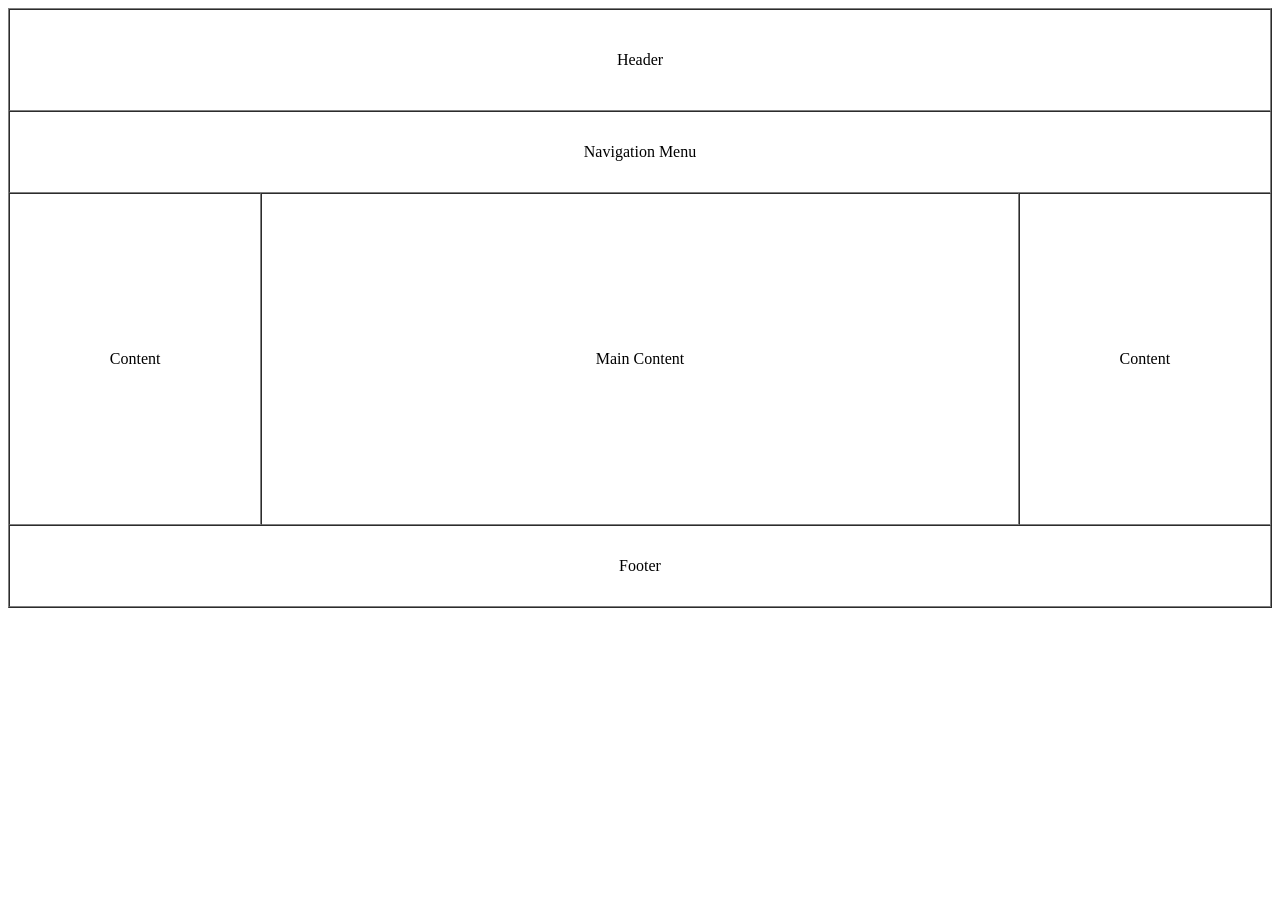
<file: Task 1/index.html>
<!DOCTYPE html>
<html>
<head>
    <title>Layout</title>
</head>
<body>

<table border="1" width="100%" height="600" cellpadding="10" cellspacing="0">

    <tr>
        <td colspan="3" align="center" height="80">
            Header
        </td>
    </tr>

    <tr>
        <td colspan="3" align="center" height="60">
            Navigation Menu
        </td>
    </tr>

    <tr>
        <td width="20%" align="center">
            Content
        </td>

        <td width="60%" align="center">
            Main Content
        </td>

        <td width="20%" align="center">
            Content
        </td>
    </tr>

   
    <tr>
        <td colspan="3" align="center" height="60">
            Footer
        </td>
    </tr>

</table>

</body>
</html>
</file>
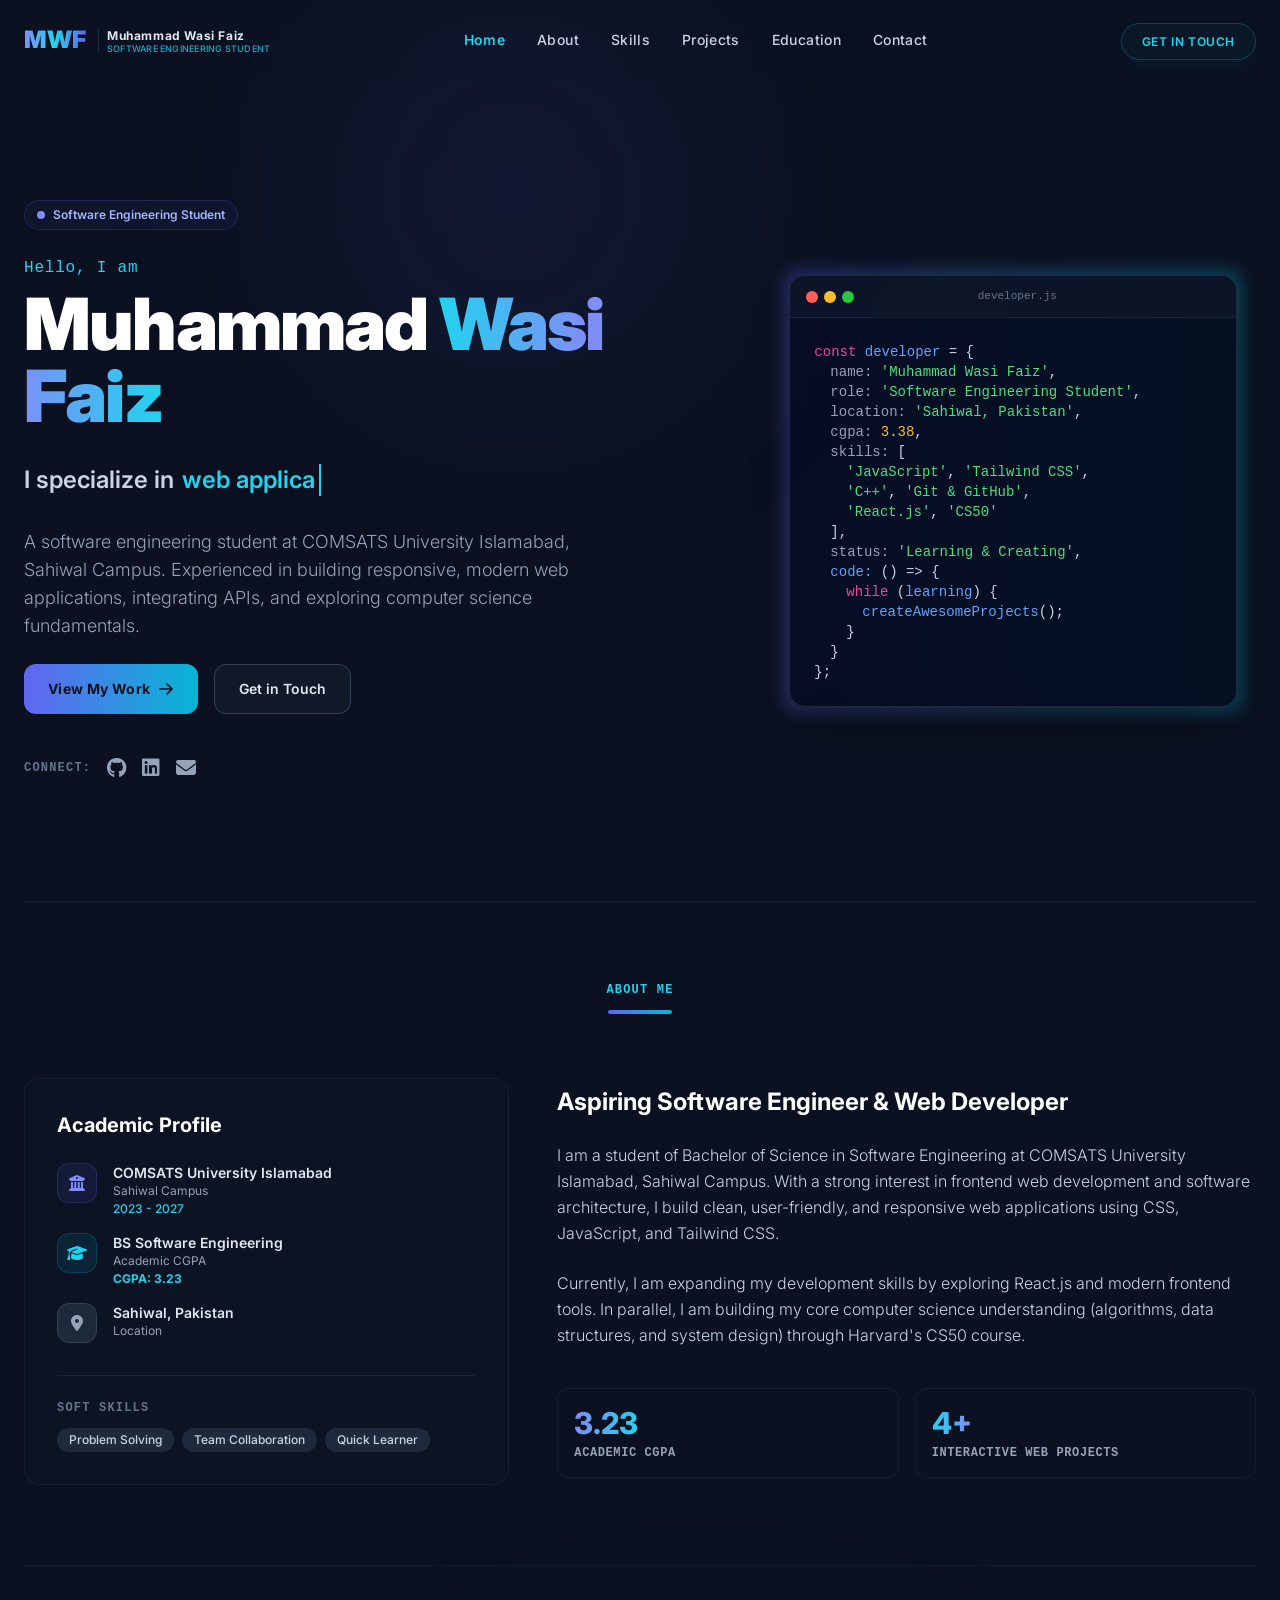
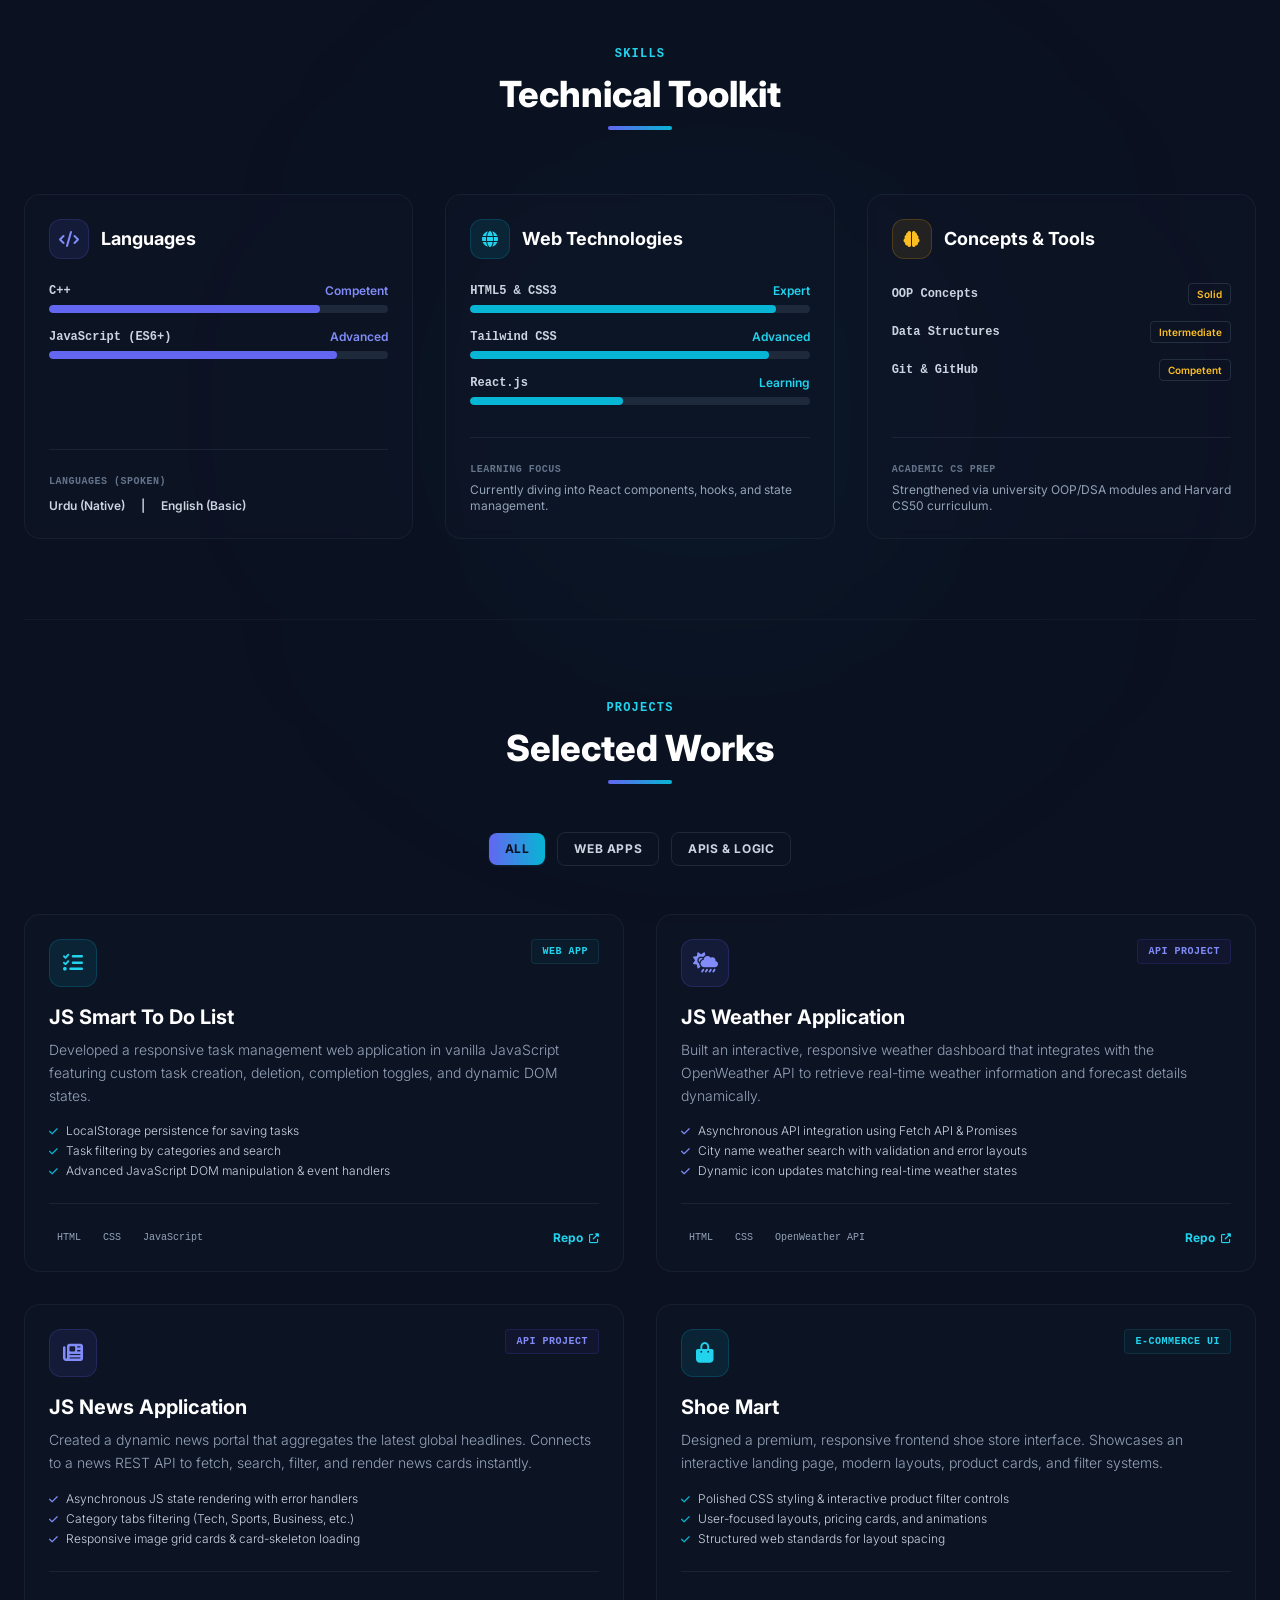
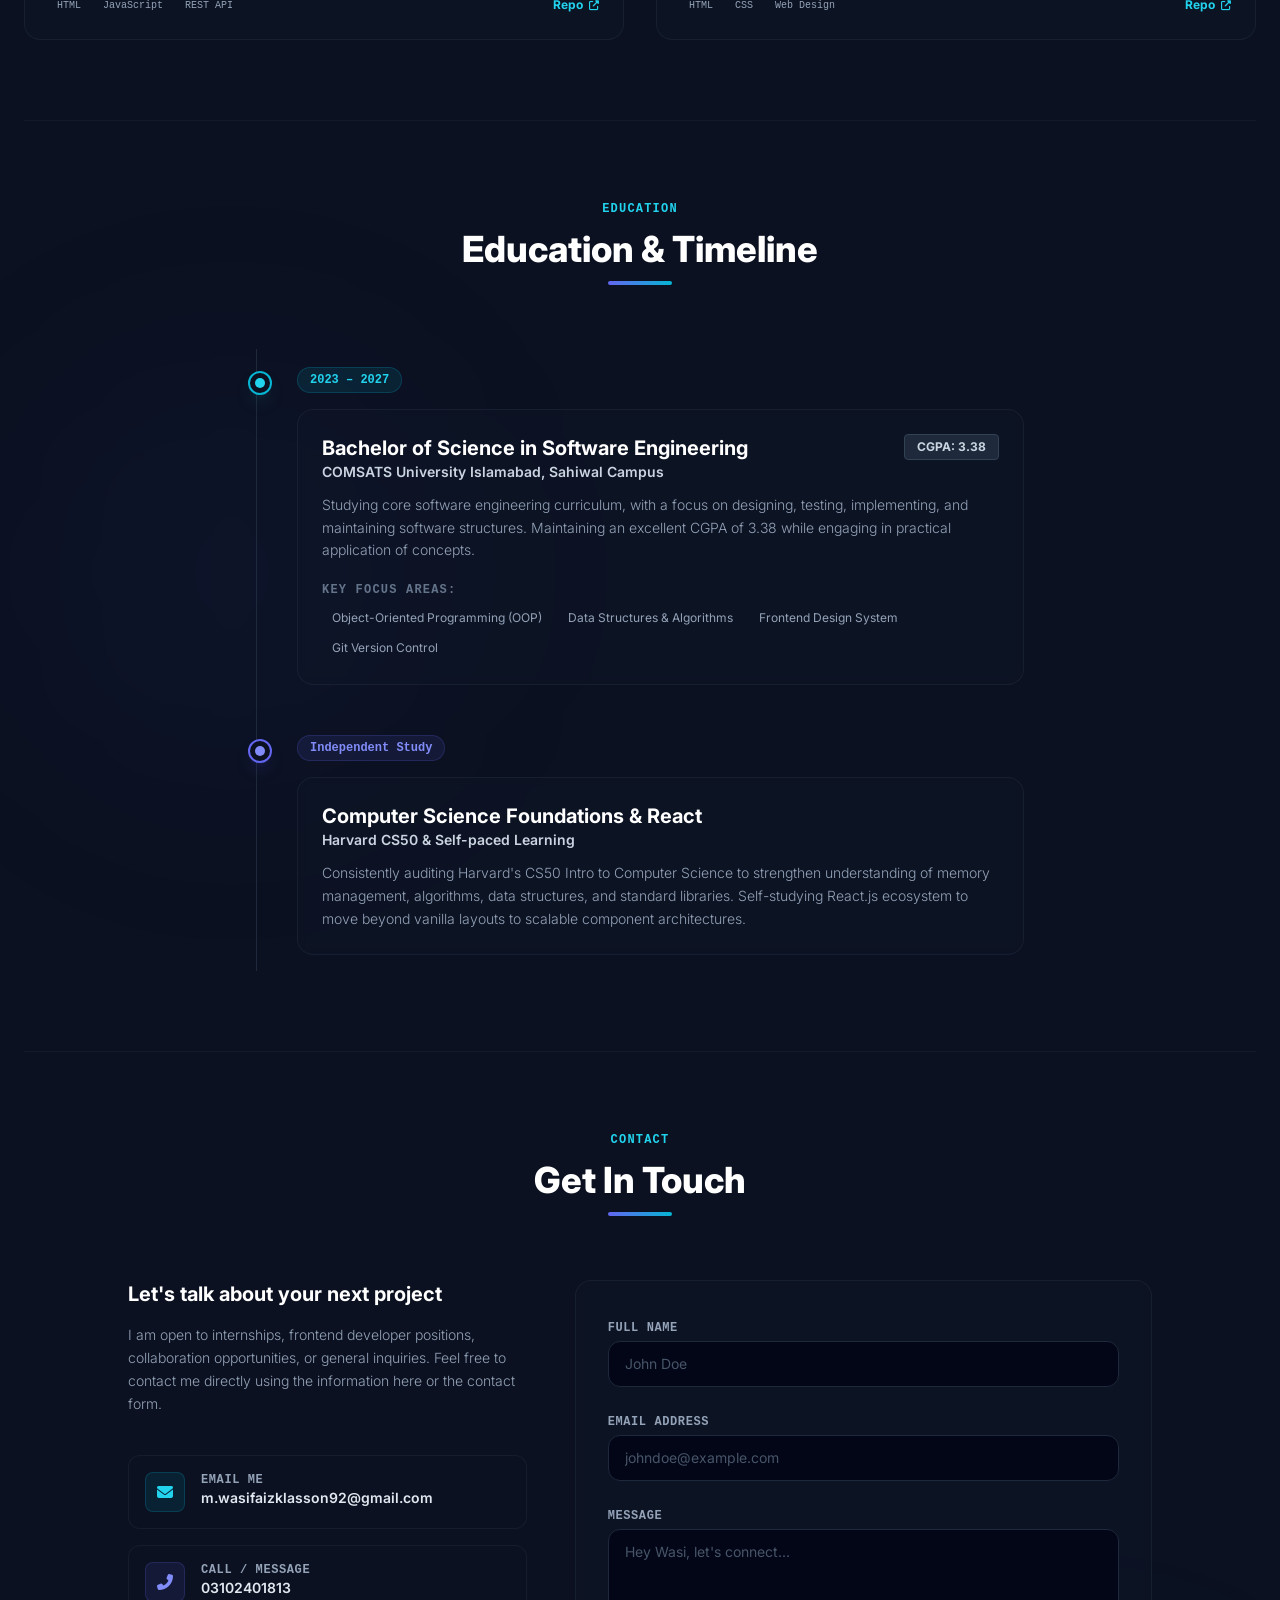
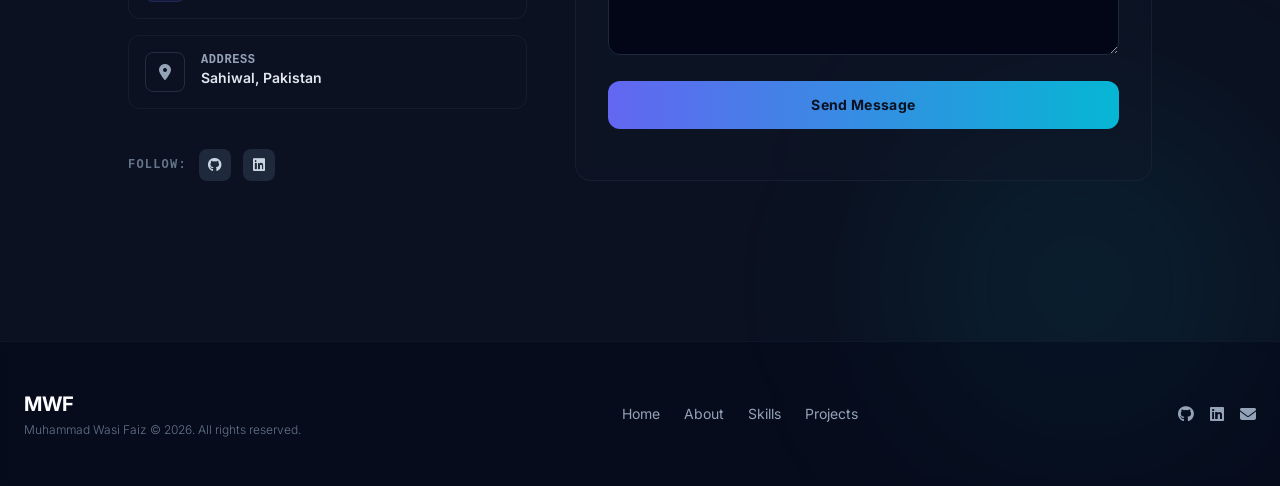
<file: Task 10/index.html>
<!DOCTYPE html>
<html lang="en" class="scroll-smooth">

<head>
  <meta charset="UTF-8">
  <meta name="viewport" content="width=device-width, initial-scale=1.0">
  <meta name="description"
    content="Personal portfolio of Muhammad Wasi Faiz, Software Engineering student at COMSATS University Islamabad. Showcasing frontend web development projects, technical skills, and education.">
  <meta name="keywords"
    content="Muhammad Wasi Faiz, Software Engineer, Portfolio, Frontend Developer, JavaScript, Tailwind CSS, COMSATS, Sahiwal">
  <meta name="author" content="Muhammad Wasi Faiz">
  <title>Muhammad Wasi Faiz</title>

  <!-- Google Fonts -->
  <link rel="preconnect" href="https://fonts.googleapis.com">
  <link rel="preconnect" href="https://fonts.gstatic.com" crossorigin>
  <link
    href="https://fonts.googleapis.com/css2?family=Inter:wght@300;400;500;600;700;800&family=Outfit:wght@300;400;500;600;700;800;900&display=swap"
    rel="stylesheet">

  <!-- FontAwesome Icons via CDN -->
  <link rel="stylesheet" href="https://cdnjs.cloudflare.com/ajax/libs/font-awesome/6.4.0/css/all.min.css">

  <!-- Tailwind Output Stylesheet -->
  <link rel="stylesheet" href="style.css">

  <!-- JS Error Boundary Handler -->
  <script>
    window.addEventListener('error', function (e) {
      var d = document.createElement('div');
      d.id = 'js-error-banner';
      d.style.position = 'fixed';
      d.style.bottom = '0';
      d.style.left = '0';
      d.style.right = '0';
      d.style.background = '#ef4444';
      d.style.color = 'white';
      d.style.padding = '12px';
      d.style.zIndex = '9999';
      d.style.fontSize = '14px';
      d.style.fontFamily = 'monospace';
      d.style.textAlign = 'center';
      d.textContent = 'Runtime JS Error: ' + e.message + ' at ' + e.filename + ':' + e.lineno;
      document.body.appendChild(d);
    });
  </script>
</head>

<body
  class="bg-[#0b1120] text-slate-100 font-sans antialiased overflow-x-hidden relative selection:bg-cyan-500 selection:text-[#0b1120]">

  <!-- Glowing background blobs for ambient aesthetic -->
  <div class="absolute top-0 left-1/4 w-96 h-96 bg-indigo-500/10 rounded-full blur-[120px] pointer-events-none"></div>
  <div
    class="absolute top-1/3 right-1/4 w-[500px] h-[500px] bg-cyan-500/5 rounded-full blur-[150px] pointer-events-none">
  </div>
  <div class="absolute bottom-1/4 left-10 w-96 h-96 bg-indigo-500/5 rounded-full blur-[120px] pointer-events-none">
  </div>
  <div class="absolute bottom-10 right-10 w-80 h-80 bg-cyan-500/10 rounded-full blur-[100px] pointer-events-none"></div>

  <!-- Header & Navigation -->
  <header id="portfolioHeader"
    class="sticky top-0 z-50 transition-all duration-300 w-full border-b border-transparent backdrop-blur-md bg-transparent">
    <nav class="max-w-7xl mx-auto px-6 h-20 flex items-center justify-between">
      <!-- Logo -->
      <a href="#home" class="flex items-center gap-2 group font-outfit select-none">
        <span
          class="text-2xl font-black bg-gradient-to-r from-indigo-400 via-cyan-400 to-indigo-500 bg-clip-text text-transparent group-hover:scale-105 transition-transform duration-300">MWF</span>
        <div class="hidden sm:flex flex-col border-l border-slate-800 pl-2 ml-1 leading-none text-left">
          <span class="text-xs font-bold text-slate-200 tracking-wider">Muhammad Wasi Faiz</span>
          <span class="text-[9px] font-medium text-cyan-400/80 tracking-wide uppercase">Software Engineering
            student</span>
        </div>
      </a>

      <!-- Desktop Nav Links -->
      <div class="hidden md:flex items-center gap-8 font-medium text-sm text-slate-300 tracking-wide font-outfit">
        <a href="#home" id="navLinkHome" class="hover:text-cyan-400 transition-colors duration-200 py-2">Home</a>
        <a href="#about" id="navLinkAbout" class="hover:text-cyan-400 transition-colors duration-200 py-2">About</a>
        <a href="#skills" id="navLinkSkills" class="hover:text-cyan-400 transition-colors duration-200 py-2">Skills</a>
        <a href="#projects" id="navLinkProjects"
          class="hover:text-cyan-400 transition-colors duration-200 py-2">Projects</a>
        <a href="#experience" id="navLinkExperience"
          class="hover:text-cyan-400 transition-colors duration-200 py-2">Education</a>
        <a href="#contact" id="navLinkContact"
          class="hover:text-cyan-400 transition-colors duration-200 py-2">Contact</a>
      </div>

      <!-- Resume Download CTA / Action button -->
      <div class="hidden md:block">
        <a href="#contact"
          class="px-5 py-2.5 rounded-full text-xs font-semibold tracking-wider uppercase border border-cyan-500/30 text-cyan-400 bg-cyan-950/20 hover:bg-cyan-500 hover:text-[#0b1120] hover:border-cyan-500 transition-all duration-300 shadow-lg shadow-cyan-950/30">Get
          in Touch</a>
      </div>

      <!-- Mobile Menu Button -->
      <button id="navMenuBtn"
        class="md:hidden p-2 text-slate-300 hover:text-cyan-400 focus:outline-none focus:ring-2 focus:ring-cyan-500/20 rounded-md transition-colors"
        aria-label="Toggle Navigation Menu">
        <svg id="hamburgerIcon" class="w-6 h-6" fill="none" stroke="currentColor" stroke-width="2" viewBox="0 0 24 24">
          <path stroke-linecap="round" stroke-linejoin="round" d="M4 6h16M4 12h16M4 18h16"></path>
        </svg>
        <svg id="closeIcon" class="w-6 h-6 hidden" fill="none" stroke="currentColor" stroke-width="2"
          viewBox="0 0 24 24">
          <path stroke-linecap="round" stroke-linejoin="round" d="M6 18L18 6M6 6l12 12"></path>
        </svg>
      </button>
    </nav>

    <!-- Mobile Navigation Drawer -->
    <div id="mobileMenuDrawer"
      class="md:hidden hidden bg-[#0b1120]/95 backdrop-blur-lg border-b border-slate-800 w-full overflow-hidden transition-all duration-300 max-h-0">
      <div class="px-6 py-6 flex flex-col gap-4 font-outfit text-base text-slate-300">
        <a href="#home"
          class="mobile-nav-link hover:text-cyan-400 transition-colors duration-200 py-2 border-b border-slate-800/40">Home</a>
        <a href="#about"
          class="mobile-nav-link hover:text-cyan-400 transition-colors duration-200 py-2 border-b border-slate-800/40">About
          Me</a>
        <a href="#skills"
          class="mobile-nav-link hover:text-cyan-400 transition-colors duration-200 py-2 border-b border-slate-800/40">Skills</a>
        <a href="#projects"
          class="mobile-nav-link hover:text-cyan-400 transition-colors duration-200 py-2 border-b border-slate-800/40">Projects</a>
        <a href="#experience"
          class="mobile-nav-link hover:text-cyan-400 transition-colors duration-200 py-2 border-b border-slate-800/40">Education</a>
        <a href="#contact" class="mobile-nav-link hover:text-cyan-400 transition-colors duration-200 py-2">Contact</a>
        <a href="#contact"
          class="mobile-nav-link block text-center px-4 py-3 mt-2 rounded-lg text-sm font-semibold tracking-wider bg-gradient-to-r from-indigo-500 to-cyan-500 text-white hover:brightness-110 transition-all shadow-md">Get
          in Touch</a>
      </div>
    </div>
  </header>

  <main class="max-w-7xl mx-auto px-6 relative z-10">

    <!-- Hero / Home Section -->
    <section id="home" class="min-h-[calc(100vh-80px)] flex flex-col justify-center py-12 md:py-20">
      <div class="grid grid-cols-1 lg:grid-cols-12 gap-12 items-center">
        <!-- Text Column -->
        <div class="lg:col-span-7 flex flex-col items-start text-left space-y-6">
          <div
            class="inline-flex items-center gap-2 px-3 py-1.5 rounded-full border border-indigo-500/20 bg-indigo-500/5 text-xs font-semibold text-indigo-300">
            <span class="w-2 h-2 rounded-full bg-indigo-400 animate-pulse"></span>
            Software Engineering Student
          </div>

          <div class="space-y-2">
            <span class="text-sm md:text-base font-medium text-cyan-400 font-mono tracking-wider">Hello, I am</span>
            <h1
              class="text-4xl sm:text-5xl md:text-6xl lg:text-7xl font-black font-outfit tracking-tight leading-tight text-white">
              Muhammad <span
                class="bg-gradient-to-r from-cyan-400 via-indigo-400 to-cyan-400 bg-300% animate-gradient-shift bg-clip-text text-transparent">Wasi
                Faiz</span>
            </h1>
          </div>

          <h2
            class="text-xl sm:text-2xl font-semibold text-slate-300 flex flex-wrap gap-2 items-center font-outfit h-12">
            <span>I specialize in</span>
            <span id="typewriterText" class="text-cyan-400 border-r-2 border-cyan-400 pr-1 animate-caret"></span>
          </h2>

          <p class="text-slate-400 max-w-xl text-base md:text-lg font-light leading-relaxed">
            A software engineering student at COMSATS University Islamabad, Sahiwal Campus. Experienced in building
            responsive, modern web applications, integrating APIs, and exploring computer science fundamentals.
          </p>

          <!-- Actions & Links -->
          <div class="flex flex-col sm:flex-row gap-4 w-full sm:w-auto">
            <a href="#projects"
              class="inline-flex items-center justify-center gap-2 px-6 py-3.5 bg-gradient-to-r from-indigo-500 to-cyan-500 text-[#0b1120] font-bold rounded-xl hover:shadow-lg hover:shadow-cyan-500/20 hover:brightness-110 hover:-translate-y-0.5 transition-all duration-300 text-sm tracking-wide">
              View My Work
              <svg class="w-4 h-4" fill="none" stroke="currentColor" stroke-width="2.5" viewBox="0 0 24 24">
                <path stroke-linecap="round" stroke-linejoin="round" d="M13.5 4.5L21 12m0 0l-7.5 7.5M21 12H3"></path>
              </svg>
            </a>
            <a href="#contact"
              class="inline-flex items-center justify-center gap-2 px-6 py-3.5 border border-slate-700 bg-slate-800/30 hover:bg-slate-800/60 hover:border-slate-600 rounded-xl text-sm font-semibold text-slate-200 transition-all duration-300">
              Get in Touch
            </a>
          </div>

          <!-- Quick Socials -->
          <div class="flex items-center gap-4 pt-4 text-slate-400">
            <span class="text-xs font-semibold uppercase tracking-widest text-slate-500 font-mono">Connect:</span>
            <a href="https://github.com/muhammad-wasi-faiz" target="_blank" rel="noopener noreferrer"
              class="hover:text-cyan-400 text-xl transition-colors duration-200" aria-label="GitHub Profile">
              <i class="fab fa-github"></i>
            </a>
            <a href="https://www.linkedin.com/in/muhammad-wasi-faiz-9b963a310/" target="_blank"
              rel="noopener noreferrer" class="hover:text-indigo-400 text-xl transition-colors duration-200"
              aria-label="LinkedIn Profile">
              <i class="fab fa-linkedin"></i>
            </a>
            <a href="mailto:m.wasifaizklasson92@gmail.com"
              class="hover:text-cyan-400 text-xl transition-colors duration-200" aria-label="Email Address">
              <i class="fas fa-envelope"></i>
            </a>
          </div>
        </div>

        <!-- Graphic / Code Mockup Column -->
        <div class="lg:col-span-5 flex justify-center items-center">
          <div class="w-full max-w-md relative group">
            <div
              class="absolute -inset-1.5 bg-gradient-to-r from-indigo-500 to-cyan-500 rounded-2xl blur opacity-30 group-hover:opacity-40 transition duration-1000 group-hover:duration-200">
            </div>
            <!-- Code window -->
            <div
              class="relative bg-slate-950/80 border border-slate-800 rounded-2xl shadow-2xl overflow-hidden backdrop-blur-md">
              <div class="flex items-center justify-between px-4 py-3 bg-slate-900/80 border-b border-slate-800/80">
                <div class="flex items-center gap-1.5">
                  <div class="w-3 h-3 rounded-full bg-[#ff5f56]"></div>
                  <div class="w-3 h-3 rounded-full bg-[#ffbd2e]"></div>
                  <div class="w-3 h-3 rounded-full bg-[#27c93f]"></div>
                </div>
                <div class="text-[11px] font-mono text-slate-500">developer.js</div>
                <div class="w-10"></div>
              </div>
              <div class="p-6 font-mono text-xs md:text-sm leading-relaxed text-slate-300">
                <p><span class="text-pink-500">const</span> <span class="text-blue-400">developer</span> = {</p>
                <p class="pl-4"><span class="text-slate-400">name:</span> <span class="text-green-400">'Muhammad Wasi
                    Faiz'</span>,</p>
                <p class="pl-4"><span class="text-slate-400">role:</span> <span class="text-green-400">'Software
                    Engineering Student'</span>,</p>
                <p class="pl-4"><span class="text-slate-400">location:</span> <span class="text-green-400">'Sahiwal,
                    Pakistan'</span>,</p>
                <p class="pl-4"><span class="text-slate-400">cgpa:</span> <span class="text-amber-400">3.38</span>,</p>
                <p class="pl-4"><span class="text-slate-400">skills:</span> [</p>
                <p class="pl-8"><span class="text-green-400">'JavaScript'</span>, <span class="text-green-400">'Tailwind
                    CSS'</span>,</p>
                <p class="pl-8"><span class="text-green-400">'C++'</span>, <span class="text-green-400">'Git &
                    GitHub'</span>,</p>
                <p class="pl-8"><span class="text-green-400">'React.js'</span>, <span
                    class="text-green-400">'CS50'</span></p>
                <p class="pl-4">],</p>
                <p class="pl-4"><span class="text-slate-400">status:</span> <span class="text-green-400">'Learning &
                    Creating'</span>,</p>
                <p class="pl-4"><span class="text-blue-400">code:</span> () => {</p>
                <p class="pl-8"><span class="text-pink-500">while</span> (<span class="text-blue-400">learning</span>) {
                </p>
                <p class="pl-12"><span class="text-blue-400">createAwesomeProjects</span>();</p>
                <p class="pl-8">}</p>
                <p class="pl-4">}</p>
                <p>};</p>
              </div>
            </div>
          </div>
        </div>
      </div>
    </section>

    <!-- About Me Section -->
    <section id="about" class="py-20 border-t border-slate-800/40 scroll-mt-20">
      <div class="flex flex-col items-center text-center max-w-3xl mx-auto mb-16 space-y-3">
        <span class="text-xs font-bold uppercase tracking-widest text-cyan-400 font-mono">About Me</span>
        <div class="h-1 w-16 bg-gradient-to-r from-indigo-500 to-cyan-500 rounded-full mt-2"></div>
      </div>

      <div class="grid grid-cols-1 lg:grid-cols-12 gap-12 items-stretch">
        <!-- Quick Highlights Card -->
        <div
          class="lg:col-span-5 flex flex-col justify-between p-8 bg-slate-900/40 border border-slate-800/60 rounded-2xl backdrop-blur-sm relative">
          <div class="space-y-6">
            <h3 class="text-xl font-bold font-outfit text-white">Academic Profile</h3>
            <div class="space-y-4">
              <!-- CUI Info -->
              <div class="flex gap-4 items-start">
                <div
                  class="w-10 h-10 rounded-xl bg-indigo-500/10 border border-indigo-500/20 flex items-center justify-center shrink-0 text-indigo-400">
                  <i class="fas fa-university"></i>
                </div>
                <div>
                  <h4 class="text-sm font-semibold text-slate-200">COMSATS University Islamabad</h4>
                  <p class="text-xs text-slate-400">Sahiwal Campus</p>
                  <p class="text-xs text-cyan-400 font-medium mt-0.5">2023 - 2027</p>
                </div>
              </div>

              <!-- Degree -->
              <div class="flex gap-4 items-start">
                <div
                  class="w-10 h-10 rounded-xl bg-cyan-500/10 border border-cyan-500/20 flex items-center justify-center shrink-0 text-cyan-400">
                  <i class="fas fa-graduation-cap"></i>
                </div>
                <div>
                  <h4 class="text-sm font-semibold text-slate-200">BS Software Engineering</h4>
                  <p class="text-xs text-slate-400">Academic CGPA</p>
                  <p class="text-xs text-cyan-400 font-bold mt-0.5">CGPA: 3.23</p>
                </div>
              </div>

              <!-- Location -->
              <div class="flex gap-4 items-start">
                <div
                  class="w-10 h-10 rounded-xl bg-slate-800 border border-slate-700 flex items-center justify-center shrink-0 text-slate-400">
                  <i class="fas fa-map-marker-alt"></i>
                </div>
                <div>
                  <h4 class="text-sm font-semibold text-slate-200">Sahiwal, Pakistan</h4>
                  <p class="text-xs text-slate-400">Location</p>
                </div>
              </div>
            </div>
          </div>

          <!-- Soft Skills badging in About card -->
          <div class="mt-8 pt-6 border-t border-slate-800/80">
            <h4 class="text-xs font-bold uppercase tracking-widest text-slate-500 font-mono mb-3">Soft Skills</h4>
            <div class="flex flex-wrap gap-2">
              <span class="px-3 py-1 rounded-full text-xs bg-slate-800 text-slate-300 font-medium">Problem
                Solving</span>
              <span class="px-3 py-1 rounded-full text-xs bg-slate-800 text-slate-300 font-medium">Team
                Collaboration</span>
              <span class="px-3 py-1 rounded-full text-xs bg-slate-800 text-slate-300 font-medium">Quick Learner</span>
            </div>
          </div>
        </div>

        <!-- Text/Narrative Column -->
        <div class="lg:col-span-7 flex flex-col justify-center space-y-6">
          <h3 class="text-2xl font-bold font-outfit text-white">Aspiring Software Engineer & Web Developer</h3>
          <p class="text-slate-300 font-light leading-relaxed">
            I am a student of Bachelor of Science in Software Engineering at COMSATS University Islamabad, Sahiwal
            Campus. With a strong interest in frontend web development and software architecture, I build clean,
            user-friendly, and responsive web applications using CSS, JavaScript, and Tailwind CSS.
          </p>
          <p class="text-slate-300 font-light leading-relaxed">
            Currently, I am expanding my development skills by exploring React.js and modern frontend tools. In
            parallel, I am building my core computer science understanding (algorithms, data structures, and system
            design) through Harvard's CS50 course.
          </p>

          <!-- Achievements grid -->
          <div class="grid grid-cols-2 gap-4 pt-4">
            <div class="p-4 bg-slate-900/20 border border-slate-800/50 rounded-xl">
              <span
                class="text-3xl font-extrabold font-outfit bg-gradient-to-r from-indigo-400 to-cyan-400 bg-clip-text text-transparent">3.23</span>
              <span class="block text-xs font-semibold text-slate-400 mt-1 uppercase tracking-wider font-mono">Academic
                CGPA</span>
            </div>
            <div class="p-4 bg-slate-900/20 border border-slate-800/50 rounded-xl">
              <span
                class="text-3xl font-extrabold font-outfit bg-gradient-to-r from-cyan-400 to-indigo-400 bg-clip-text text-transparent">4+</span>
              <span
                class="block text-xs font-semibold text-slate-400 mt-1 uppercase tracking-wider font-mono">Interactive
                Web Projects</span>
            </div>
          </div>
        </div>
      </div>
    </section>

    <!-- Skills Section -->
    <section id="skills" class="py-20 border-t border-slate-800/40 scroll-mt-20">
      <div class="flex flex-col items-center text-center max-w-3xl mx-auto mb-16 space-y-3">
        <span class="text-xs font-bold uppercase tracking-widest text-cyan-400 font-mono">Skills</span>
        <h2 class="text-3xl md:text-4xl font-extrabold font-outfit text-white">Technical Toolkit</h2>
        <div class="h-1 w-16 bg-gradient-to-r from-indigo-500 to-cyan-500 rounded-full mt-2"></div>
      </div>

      <div class="grid grid-cols-1 md:grid-cols-2 lg:grid-cols-3 gap-8">
        <!-- Languages & Concepts Card -->
        <div
          class="p-6 bg-slate-900/40 border border-slate-800/60 rounded-2xl backdrop-blur-sm flex flex-col justify-between">
          <div class="space-y-6">
            <div class="flex items-center gap-3">
              <div
                class="w-10 h-10 rounded-xl bg-indigo-500/10 border border-indigo-500/20 flex items-center justify-center text-indigo-400">
                <i class="fas fa-code"></i>
              </div>
              <h3 class="text-lg font-bold font-outfit text-white">Languages</h3>
            </div>
            <div class="space-y-4">
              <!-- C++ -->
              <div class="space-y-1.5">
                <div class="flex justify-between text-xs font-semibold">
                  <span class="text-slate-300 font-mono">C++</span>
                  <span class="text-indigo-400 font-outfit">Competent</span>
                </div>
                <div class="w-full bg-slate-800 h-2 rounded-full overflow-hidden">
                  <div class="bg-indigo-500 h-2 rounded-full w-[80%]"></div>
                </div>
              </div>
              <!-- JavaScript -->
              <div class="space-y-1.5">
                <div class="flex justify-between text-xs font-semibold">
                  <span class="text-slate-300 font-mono">JavaScript (ES6+)</span>
                  <span class="text-indigo-400 font-outfit font-semibold">Advanced</span>
                </div>
                <div class="w-full bg-slate-800 h-2 rounded-full overflow-hidden">
                  <div class="bg-indigo-500 h-2 rounded-full w-[85%]"></div>
                </div>
              </div>
            </div>
          </div>

          <div class="mt-8 pt-4 border-t border-slate-800/80">
            <span class="text-[10px] font-bold text-slate-500 tracking-wider uppercase font-mono">Languages
              (Spoken)</span>
            <div class="flex items-center gap-4 mt-2 text-xs font-semibold text-slate-300 font-outfit">
              <span>Urdu (Native)</span>
              <span class="text-slate-650">|</span>
              <span>English (Basic)</span>
            </div>
          </div>
        </div>

        <!-- Web Technologies Card -->
        <div
          class="p-6 bg-slate-900/40 border border-slate-800/60 rounded-2xl backdrop-blur-sm flex flex-col justify-between">
          <div class="space-y-6">
            <div class="flex items-center gap-3">
              <div
                class="w-10 h-10 rounded-xl bg-cyan-500/10 border border-cyan-500/20 flex items-center justify-center text-cyan-400">
                <i class="fas fa-globe"></i>
              </div>
              <h3 class="text-lg font-bold font-outfit text-white">Web Technologies</h3>
            </div>
            <div class="space-y-4">
              <!-- HTML5 / CSS3 -->
              <div class="space-y-1.5">
                <div class="flex justify-between text-xs font-semibold">
                  <span class="text-slate-300 font-mono">HTML5 & CSS3</span>
                  <span class="text-cyan-400 font-outfit">Expert</span>
                </div>
                <div class="w-full bg-slate-800 h-2 rounded-full overflow-hidden">
                  <div class="bg-cyan-500 h-2 rounded-full w-[90%]"></div>
                </div>
              </div>
              <!-- Tailwind CSS -->
              <div class="space-y-1.5">
                <div class="flex justify-between text-xs font-semibold">
                  <span class="text-slate-300 font-mono">Tailwind CSS</span>
                  <span class="text-cyan-400 font-outfit font-semibold">Advanced</span>
                </div>
                <div class="w-full bg-slate-800 h-2 rounded-full overflow-hidden">
                  <div class="bg-cyan-500 h-2 rounded-full w-[88%]"></div>
                </div>
              </div>
              <!-- React.js -->
              <div class="space-y-1.5">
                <div class="flex justify-between text-xs font-semibold">
                  <span class="text-slate-300 font-mono">React.js</span>
                  <span class="text-cyan-400 font-outfit">Learning</span>
                </div>
                <div class="w-full bg-slate-800 h-2 rounded-full overflow-hidden">
                  <div class="bg-cyan-500 h-2 rounded-full w-[45%]"></div>
                </div>
              </div>
            </div>
          </div>

          <div class="mt-8 pt-4 border-t border-slate-800/80">
            <span class="text-[10px] font-bold text-slate-500 tracking-wider uppercase font-mono">Learning Focus</span>
            <p class="text-xs text-slate-400 mt-1">Currently diving into React components, hooks, and state management.
            </p>
          </div>
        </div>

        <!-- Core Concepts & Tools -->
        <div
          class="p-6 bg-slate-900/40 border border-slate-800/60 rounded-2xl backdrop-blur-sm flex flex-col justify-between">
          <div class="space-y-6">
            <div class="flex items-center gap-3">
              <div
                class="w-10 h-10 rounded-xl bg-amber-500/10 border border-amber-500/20 flex items-center justify-center text-amber-400">
                <i class="fas fa-brain"></i>
              </div>
              <h3 class="text-lg font-bold font-outfit text-white">Concepts & Tools</h3>
            </div>

            <div class="space-y-4">
              <!-- OOP -->
              <div class="flex items-center justify-between text-xs font-semibold">
                <span class="text-slate-300 font-mono">OOP Concepts</span>
                <span
                  class="px-2 py-0.5 rounded bg-slate-850 text-amber-400 border border-slate-700/60 text-[10px] font-outfit">Solid</span>
              </div>
              <!-- DS & Algorithms -->
              <div class="flex items-center justify-between text-xs font-semibold">
                <span class="text-slate-300 font-mono">Data Structures</span>
                <span
                  class="px-2 py-0.5 rounded bg-slate-850 text-amber-400 border border-slate-700/60 text-[10px] font-outfit">Intermediate</span>
              </div>
              <!-- Git / GitHub -->
              <div class="flex items-center justify-between text-xs font-semibold">
                <span class="text-slate-300 font-mono">Git & GitHub</span>
                <span
                  class="px-2 py-0.5 rounded bg-slate-850 text-amber-400 border border-slate-700/60 text-[10px] font-outfit">Competent</span>
              </div>
            </div>
          </div>

          <div class="mt-8 pt-4 border-t border-slate-800/80">
            <span class="text-[10px] font-bold text-slate-500 tracking-wider uppercase font-mono">Academic CS
              Prep</span>
            <p class="text-xs text-slate-400 mt-1">Strengthened via university OOP/DSA modules and Harvard CS50
              curriculum.</p>
          </div>
        </div>
      </div>
    </section>

    <!-- Projects Section -->
    <section id="projects" class="py-20 border-t border-slate-800/40 scroll-mt-20">
      <div class="flex flex-col items-center text-center max-w-3xl mx-auto mb-12 space-y-3">
        <span class="text-xs font-bold uppercase tracking-widest text-cyan-400 font-mono">Projects</span>
        <h2 class="text-3xl md:text-4xl font-extrabold font-outfit text-white">Selected Works</h2>
        <div class="h-1 w-16 bg-gradient-to-r from-indigo-500 to-cyan-500 rounded-full mt-2"></div>
      </div>

      <!-- Filters -->
      <div class="flex justify-center items-center gap-3 mb-12 flex-wrap font-outfit">
        <button id="filterBtnAll"
          class="project-filter-btn px-4 py-2 text-xs font-bold rounded-lg uppercase tracking-wider transition-all duration-200 bg-gradient-to-r from-indigo-500 to-cyan-500 text-[#0b1120] shadow shadow-cyan-900/30">All</button>
        <button id="filterBtnApps"
          class="project-filter-btn px-4 py-2 text-xs font-bold rounded-lg uppercase tracking-wider transition-all duration-200 border border-slate-800 hover:border-slate-650 bg-slate-900/20 text-slate-300">Web
          Apps</button>
        <button id="filterBtnApis"
          class="project-filter-btn px-4 py-2 text-xs font-bold rounded-lg uppercase tracking-wider transition-all duration-200 border border-slate-800 hover:border-slate-650 bg-slate-900/20 text-slate-300">APIs
          & Logic</button>
      </div>

      <!-- Projects Grid -->
      <div class="grid grid-cols-1 md:grid-cols-2 gap-8" id="projectsContainer">

        <!-- Project 1: JS Smart To Do List -->
        <div
          class="project-card group flex flex-col justify-between p-6 bg-slate-900/40 border border-slate-800/60 rounded-2xl hover:border-cyan-500/40 hover:shadow-xl hover:shadow-cyan-950/20 hover:-translate-y-1 transition-all duration-300"
          data-category="apps">
          <div class="space-y-4">
            <div class="flex justify-between items-start">
              <div
                class="w-12 h-12 rounded-xl bg-cyan-500/10 border border-cyan-500/20 flex items-center justify-center text-cyan-400 group-hover:scale-110 transition-transform">
                <i class="fas fa-tasks text-xl"></i>
              </div>
              <span
                class="text-[10px] font-bold uppercase tracking-wider px-2.5 py-1 rounded bg-cyan-950/30 border border-cyan-900/40 text-cyan-400 font-mono">Web
                App</span>
            </div>

            <div class="space-y-2">
              <h3 class="text-xl font-bold font-outfit text-white group-hover:text-cyan-400 transition-colors">JS Smart
                To Do List</h3>
              <p class="text-sm text-slate-400 font-light leading-relaxed">
                Developed a responsive task management web application in vanilla JavaScript featuring custom task
                creation, deletion, completion toggles, and dynamic DOM states.
              </p>
            </div>

            <ul class="space-y-1 text-xs text-slate-300 font-light">
              <li class="flex items-center gap-2"><i class="fas fa-check text-cyan-500 text-[10px]"></i> LocalStorage
                persistence for saving tasks</li>
              <li class="flex items-center gap-2"><i class="fas fa-check text-cyan-500 text-[10px]"></i> Task filtering
                by categories and search</li>
              <li class="flex items-center gap-2"><i class="fas fa-check text-cyan-500 text-[10px]"></i> Advanced
                JavaScript DOM manipulation & event handlers</li>
            </ul>
          </div>

          <div class="pt-6 mt-6 border-t border-slate-800/80 flex items-center justify-between">
            <div class="flex flex-wrap gap-1.5">
              <span class="px-2 py-0.5 rounded text-[10px] bg-slate-805 text-slate-400 font-mono">HTML</span>
              <span class="px-2 py-0.5 rounded text-[10px] bg-slate-805 text-slate-400 font-mono">CSS</span>
              <span class="px-2 py-0.5 rounded text-[10px] bg-slate-805 text-slate-400 font-mono">JavaScript</span>
            </div>
            <a href="https://github.com/muhammad-wasi-faiz/World-of-Javascript/tree/main/JS%20Smart%20To%20Do%20App"
              target="_blank" rel="noopener noreferrer"
              class="inline-flex items-center gap-1.5 text-xs font-bold text-cyan-400 hover:text-white transition-colors font-outfit"
              aria-label="Visit Smart To Do List repository">
              Repo
              <i
                class="fas fa-external-link-alt text-[10px] group-hover:translate-x-0.5 group-hover:-translate-y-0.5 transition-transform"></i>
            </a>
          </div>
        </div>

        <!-- Project 2: JS Weather Application -->
        <div
          class="project-card group flex flex-col justify-between p-6 bg-slate-900/40 border border-slate-800/60 rounded-2xl hover:border-cyan-500/40 hover:shadow-xl hover:shadow-cyan-950/20 hover:-translate-y-1 transition-all duration-300"
          data-category="apis">
          <div class="space-y-4">
            <div class="flex justify-between items-start">
              <div
                class="w-12 h-12 rounded-xl bg-indigo-500/10 border border-indigo-500/20 flex items-center justify-center text-indigo-400 group-hover:scale-110 transition-transform">
                <i class="fas fa-cloud-sun-rain text-xl"></i>
              </div>
              <span
                class="text-[10px] font-bold uppercase tracking-wider px-2.5 py-1 rounded bg-indigo-950/30 border border-indigo-900/40 text-indigo-400 font-mono">API
                Project</span>
            </div>

            <div class="space-y-2">
              <h3 class="text-xl font-bold font-outfit text-white group-hover:text-cyan-400 transition-colors">JS
                Weather Application</h3>
              <p class="text-sm text-slate-400 font-light leading-relaxed">
                Built an interactive, responsive weather dashboard that integrates with the OpenWeather API to retrieve
                real-time weather information and forecast details dynamically.
              </p>
            </div>

            <ul class="space-y-1 text-xs text-slate-300 font-light">
              <li class="flex items-center gap-2"><i class="fas fa-check text-indigo-400 text-[10px]"></i> Asynchronous
                API integration using Fetch API & Promises</li>
              <li class="flex items-center gap-2"><i class="fas fa-check text-indigo-400 text-[10px]"></i> City name
                weather search with validation and error layouts</li>
              <li class="flex items-center gap-2"><i class="fas fa-check text-indigo-400 text-[10px]"></i> Dynamic icon
                updates matching real-time weather states</li>
            </ul>
          </div>

          <div class="pt-6 mt-6 border-t border-slate-800/80 flex items-center justify-between">
            <div class="flex flex-wrap gap-1.5">
              <span class="px-2 py-0.5 rounded text-[10px] bg-slate-805 text-slate-400 font-mono">HTML</span>
              <span class="px-2 py-0.5 rounded text-[10px] bg-slate-805 text-slate-400 font-mono">CSS</span>
              <span class="px-2 py-0.5 rounded text-[10px] bg-slate-805 text-slate-400 font-mono">OpenWeather API</span>
            </div>
            <a href="https://github.com/muhammad-wasi-faiz/World-of-Javascript/tree/main/JS%20Weather-Api%20Project"
              target="_blank" rel="noopener noreferrer"
              class="inline-flex items-center gap-1.5 text-xs font-bold text-cyan-400 hover:text-white transition-colors font-outfit"
              aria-label="Visit Weather Application repository">
              Repo
              <i
                class="fas fa-external-link-alt text-[10px] group-hover:translate-x-0.5 group-hover:-translate-y-0.5 transition-transform"></i>
            </a>
          </div>
        </div>

        <!-- Project 3: JS News Application -->
        <div
          class="project-card group flex flex-col justify-between p-6 bg-slate-900/40 border border-slate-800/60 rounded-2xl hover:border-cyan-500/40 hover:shadow-xl hover:shadow-cyan-950/20 hover:-translate-y-1 transition-all duration-300"
          data-category="apis">
          <div class="space-y-4">
            <div class="flex justify-between items-start">
              <div
                class="w-12 h-12 rounded-xl bg-indigo-500/10 border border-indigo-500/20 flex items-center justify-center text-indigo-400 group-hover:scale-110 transition-transform">
                <i class="fas fa-newspaper text-xl"></i>
              </div>
              <span
                class="text-[10px] font-bold uppercase tracking-wider px-2.5 py-1 rounded bg-indigo-950/30 border border-indigo-900/40 text-indigo-400 font-mono">API
                Project</span>
            </div>

            <div class="space-y-2">
              <h3 class="text-xl font-bold font-outfit text-white group-hover:text-cyan-400 transition-colors">JS News
                Application</h3>
              <p class="text-sm text-slate-400 font-light leading-relaxed">
                Created a dynamic news portal that aggregates the latest global headlines. Connects to a news REST API
                to fetch, search, filter, and render news cards instantly.
              </p>
            </div>

            <ul class="space-y-1 text-xs text-slate-300 font-light">
              <li class="flex items-center gap-2"><i class="fas fa-check text-indigo-400 text-[10px]"></i> Asynchronous
                JS state rendering with error handlers</li>
              <li class="flex items-center gap-2"><i class="fas fa-check text-indigo-400 text-[10px]"></i> Category tabs
                filtering (Tech, Sports, Business, etc.)</li>
              <li class="flex items-center gap-2"><i class="fas fa-check text-indigo-400 text-[10px]"></i> Responsive
                image grid cards & card-skeleton loading</li>
            </ul>
          </div>

          <div class="pt-6 mt-6 border-t border-slate-800/80 flex items-center justify-between">
            <div class="flex flex-wrap gap-1.5">
              <span class="px-2 py-0.5 rounded text-[10px] bg-slate-805 text-slate-400 font-mono">HTML</span>
              <span class="px-2 py-0.5 rounded text-[10px] bg-slate-805 text-slate-400 font-mono">JavaScript</span>
              <span class="px-2 py-0.5 rounded text-[10px] bg-slate-805 text-slate-400 font-mono">REST API</span>
            </div>
            <a href="https://github.com/muhammad-wasi-faiz/World-of-Javascript/tree/main/JS%20New%20Api%20Project"
              target="_blank" rel="noopener noreferrer"
              class="inline-flex items-center gap-1.5 text-xs font-bold text-cyan-400 hover:text-white transition-colors font-outfit"
              aria-label="Visit News Application repository">
              Repo
              <i
                class="fas fa-external-link-alt text-[10px] group-hover:translate-x-0.5 group-hover:-translate-y-0.5 transition-transform"></i>
            </a>
          </div>
        </div>

        <!-- Project 4: Shoe Mart -->
        <div
          class="project-card group flex flex-col justify-between p-6 bg-slate-900/40 border border-slate-800/60 rounded-2xl hover:border-cyan-500/40 hover:shadow-xl hover:shadow-cyan-950/20 hover:-translate-y-1 transition-all duration-300"
          data-category="apps">
          <div class="space-y-4">
            <div class="flex justify-between items-start">
              <div
                class="w-12 h-12 rounded-xl bg-cyan-500/10 border border-cyan-500/20 flex items-center justify-center text-cyan-400 group-hover:scale-110 transition-transform">
                <i class="fas fa-shopping-bag text-xl"></i>
              </div>
              <span
                class="text-[10px] font-bold uppercase tracking-wider px-2.5 py-1 rounded bg-cyan-950/30 border border-cyan-900/40 text-cyan-400 font-mono">E-Commerce
                UI</span>
            </div>

            <div class="space-y-2">
              <h3 class="text-xl font-bold font-outfit text-white group-hover:text-cyan-400 transition-colors">Shoe Mart
              </h3>
              <p class="text-sm text-slate-400 font-light leading-relaxed">
                Designed a premium, responsive frontend shoe store interface. Showcases an interactive landing page,
                modern layouts, product cards, and filter systems.
              </p>
            </div>

            <ul class="space-y-1 text-xs text-slate-300 font-light">
              <li class="flex items-center gap-2"><i class="fas fa-check text-cyan-500 text-[10px]"></i> Polished CSS
                styling & interactive product filter controls</li>
              <li class="flex items-center gap-2"><i class="fas fa-check text-cyan-500 text-[10px]"></i> User-focused
                layouts, pricing cards, and animations</li>
              <li class="flex items-center gap-2"><i class="fas fa-check text-cyan-500 text-[10px]"></i> Structured web
                standards for layout spacing</li>
            </ul>
          </div>

          <div class="pt-6 mt-6 border-t border-slate-800/80 flex items-center justify-between">
            <div class="flex flex-wrap gap-1.5">
              <span class="px-2 py-0.5 rounded text-[10px] bg-slate-805 text-slate-400 font-mono">HTML</span>
              <span class="px-2 py-0.5 rounded text-[10px] bg-slate-805 text-slate-400 font-mono">CSS</span>
              <span class="px-2 py-0.5 rounded text-[10px] bg-slate-805 text-slate-400 font-mono">Web Design</span>
            </div>
            <a href="https://github.com/muhammad-wasi-faiz/World-of-Javascript/tree/main/Shoe-Mart" target="_blank"
              rel="noopener noreferrer"
              class="inline-flex items-center gap-1.5 text-xs font-bold text-cyan-400 hover:text-white transition-colors font-outfit"
              aria-label="Visit Shoe Mart repository">
              Repo
              <i
                class="fas fa-external-link-alt text-[10px] group-hover:translate-x-0.5 group-hover:-translate-y-0.5 transition-transform"></i>
            </a>
          </div>
        </div>

      </div>
    </section>

    <!-- Education / Experience Section -->
    <section id="experience" class="py-20 border-t border-slate-800/40 scroll-mt-20">
      <div class="flex flex-col items-center text-center max-w-3xl mx-auto mb-16 space-y-3">
        <span class="text-xs font-bold uppercase tracking-widest text-cyan-400 font-mono">Education</span>
        <h2 class="text-3xl md:text-4xl font-extrabold font-outfit text-white">Education & Timeline</h2>
        <div class="h-1 w-16 bg-gradient-to-r from-indigo-500 to-cyan-500 rounded-full mt-2"></div>
      </div>

      <!-- Timeline layout -->
      <div class="relative border-l border-slate-800 max-w-3xl mx-auto pl-8 sm:pl-10 py-4">

        <!-- Timeline Item 1 -->
        <div class="relative mb-12">
          <!-- Connector dot -->
          <div
            class="absolute -left-[41px] sm:-left-[49px] top-1.5 w-6 h-6 rounded-full bg-[#0b1120] border-2 border-cyan-500 flex items-center justify-center shadow-lg shadow-cyan-900/30">
            <span class="w-2.5 h-2.5 rounded-full bg-cyan-400"></span>
          </div>

          <span
            class="inline-block px-3 py-1 bg-cyan-500/10 text-cyan-400 border border-cyan-500/20 text-xs font-semibold rounded-full font-mono mb-4">2023
            – 2027</span>
          <div
            class="p-6 bg-slate-900/40 border border-slate-800/60 rounded-2xl backdrop-blur-sm space-y-3 hover:border-slate-700/80 transition-colors">
            <div class="flex justify-between items-start flex-wrap gap-2">
              <div>
                <h3 class="text-xl font-bold font-outfit text-white">Bachelor of Science in Software Engineering</h3>
                <p class="text-sm font-semibold text-slate-300">COMSATS University Islamabad, Sahiwal Campus</p>
              </div>
              <span
                class="text-xs font-bold bg-slate-800 border border-slate-700 text-slate-300 px-3 py-1 rounded font-outfit">CGPA:
                3.38</span>
            </div>

            <p class="text-sm text-slate-400 font-light leading-relaxed">
              Studying core software engineering curriculum, with a focus on designing, testing, implementing, and
              maintaining software structures. Maintaining an excellent CGPA of 3.38 while engaging in practical
              application of concepts.
            </p>

            <div class="pt-2">
              <h4 class="text-xs font-bold uppercase tracking-widest text-slate-500 font-mono mb-2">Key Focus Areas:
              </h4>
              <div class="flex flex-wrap gap-1.5 text-xs text-slate-400">
                <span class="px-2.5 py-1 rounded bg-slate-805/40">Object-Oriented Programming (OOP)</span>
                <span class="px-2.5 py-1 rounded bg-slate-805/40">Data Structures & Algorithms</span>
                <span class="px-2.5 py-1 rounded bg-slate-805/40">Frontend Design System</span>
                <span class="px-2.5 py-1 rounded bg-slate-805/40">Git Version Control</span>
              </div>
            </div>
          </div>
        </div>

        <!-- Timeline Item 2 -->
        <div class="relative">
          <!-- Connector dot -->
          <div
            class="absolute -left-[41px] sm:-left-[49px] top-1.5 w-6 h-6 rounded-full bg-[#0b1120] border-2 border-indigo-500 flex items-center justify-center shadow-lg shadow-indigo-900/30">
            <span class="w-2.5 h-2.5 rounded-full bg-indigo-400"></span>
          </div>

          <span
            class="inline-block px-3 py-1 bg-indigo-500/10 text-indigo-400 border border-indigo-500/20 text-xs font-semibold rounded-full font-mono mb-4">Independent
            Study</span>
          <div
            class="p-6 bg-slate-900/40 border border-slate-800/60 rounded-2xl backdrop-blur-sm space-y-3 hover:border-slate-700/80 transition-colors">
            <div>
              <h3 class="text-xl font-bold font-outfit text-white">Computer Science Foundations & React</h3>
              <p class="text-sm font-semibold text-slate-300">Harvard CS50 & Self-paced Learning</p>
            </div>

            <p class="text-sm text-slate-400 font-light leading-relaxed">
              Consistently auditing Harvard's CS50 Intro to Computer Science to strengthen understanding of memory
              management, algorithms, data structures, and standard libraries. Self-studying React.js ecosystem to move
              beyond vanilla layouts to scalable component architectures.
            </p>
          </div>
        </div>

      </div>
    </section>

    <!-- Contact Section -->
    <section id="contact" class="py-20 border-t border-slate-800/40 scroll-mt-20">
      <div class="flex flex-col items-center text-center max-w-3xl mx-auto mb-16 space-y-3">
        <span class="text-xs font-bold uppercase tracking-widest text-cyan-400 font-mono">Contact</span>
        <h2 class="text-3xl md:text-4xl font-extrabold font-outfit text-white">Get In Touch</h2>
        <div class="h-1 w-16 bg-gradient-to-r from-indigo-500 to-cyan-500 rounded-full mt-2"></div>
      </div>

      <div class="grid grid-cols-1 lg:grid-cols-12 gap-12 items-stretch max-w-5xl mx-auto">
        <!-- Contact Info Cards -->
        <div class="lg:col-span-5 flex flex-col justify-between gap-6">
          <div class="space-y-4 font-outfit">
            <h3 class="text-xl font-bold text-white">Let's talk about your next project</h3>
            <p class="text-sm text-slate-400 font-light leading-relaxed font-sans">
              I am open to internships, frontend developer positions, collaboration opportunities, or general inquiries.
              Feel free to contact me directly using the information here or the contact form.
            </p>
          </div>

          <div class="space-y-4 pt-4">
            <!-- Email Item -->
            <div
              class="flex gap-4 p-4 bg-slate-900/20 border border-slate-800/50 rounded-xl hover:border-cyan-500/20 transition-colors">
              <div
                class="w-10 h-10 rounded-lg bg-cyan-500/10 border border-cyan-500/20 flex items-center justify-center text-cyan-400 shrink-0">
                <i class="fas fa-envelope"></i>
              </div>
              <div class="overflow-hidden">
                <h4 class="text-xs font-bold text-slate-400 uppercase tracking-wider font-mono">Email Me</h4>
                <a href="mailto:m.wasifaizklasson92@gmail.com"
                  class="text-sm font-semibold text-slate-200 hover:text-cyan-400 transition-colors block truncate font-outfit">m.wasifaizklasson92@gmail.com</a>
              </div>
            </div>

            <!-- Phone Item -->
            <div
              class="flex gap-4 p-4 bg-slate-900/20 border border-slate-800/50 rounded-xl hover:border-cyan-500/20 transition-colors">
              <div
                class="w-10 h-10 rounded-lg bg-indigo-500/10 border border-indigo-500/20 flex items-center justify-center text-indigo-400 shrink-0">
                <i class="fas fa-phone-alt"></i>
              </div>
              <div>
                <h4 class="text-xs font-bold text-slate-400 uppercase tracking-wider font-mono">Call / Message</h4>
                <a href="tel:03102401813"
                  class="text-sm font-semibold text-slate-200 hover:text-indigo-400 transition-colors block font-outfit">03102401813</a>
              </div>
            </div>

            <!-- Location Item -->
            <div
              class="flex gap-4 p-4 bg-slate-900/20 border border-slate-800/50 rounded-xl hover:border-cyan-500/20 transition-colors">
              <div
                class="w-10 h-10 rounded-lg bg-slate-805 border border-slate-700/60 flex items-center justify-center text-slate-400 shrink-0">
                <i class="fas fa-map-marker-alt"></i>
              </div>
              <div>
                <h4 class="text-xs font-bold text-slate-400 uppercase tracking-wider font-mono">Address</h4>
                <p class="text-sm font-semibold text-slate-200 font-outfit">Sahiwal, Pakistan</p>
              </div>
            </div>
          </div>

          <!-- Socials in Contact -->
          <div class="flex gap-3 pt-4 items-center">
            <span class="text-xs font-bold text-slate-500 uppercase tracking-widest font-mono">Follow:</span>
            <a href="https://github.com/muhammad-wasi-faiz" target="_blank" rel="noopener noreferrer"
              class="w-8 h-8 rounded-lg bg-slate-800 hover:bg-cyan-500 hover:text-[#0b1120] flex items-center justify-center text-slate-300 text-sm transition-all duration-300"
              aria-label="GitHub">
              <i class="fab fa-github"></i>
            </a>
            <a href="https://www.linkedin.com/in/muhammad-wasi-faiz-9b963a310/" target="_blank"
              rel="noopener noreferrer"
              class="w-8 h-8 rounded-lg bg-slate-800 hover:bg-indigo-500 hover:text-[#0b1120] flex items-center justify-center text-slate-300 text-sm transition-all duration-300"
              aria-label="LinkedIn">
              <i class="fab fa-linkedin"></i>
            </a>
          </div>
        </div>

        <!-- Form Column -->
        <div class="lg:col-span-7 p-8 bg-slate-900/40 border border-slate-800/60 rounded-2xl backdrop-blur-sm relative">
          <form id="globalContactForm" class="space-y-5" novalidate>
            <!-- Name Input -->
            <div class="space-y-1">
              <label for="contactName" class="text-xs font-bold text-slate-400 uppercase tracking-wider font-mono">Full
                Name</label>
              <div class="relative">
                <input type="text" id="contactName" name="name" required
                  class="w-full bg-slate-950 border border-slate-800 focus:border-cyan-500 rounded-xl px-4 py-3 text-sm text-slate-200 placeholder-slate-600 focus:outline-none transition-colors"
                  placeholder="John Doe">
                <span class="absolute right-3 top-3.5 text-emerald-400 hidden" id="validNameCheck"><i
                    class="fas fa-check-circle"></i></span>
              </div>
              <p class="text-xs text-red-500 hidden" id="nameError">Full name is required.</p>
            </div>

            <!-- Email Input -->
            <div class="space-y-1">
              <label for="contactEmail"
                class="text-xs font-bold text-slate-400 uppercase tracking-wider font-mono">Email Address</label>
              <div class="relative">
                <input type="email" id="contactEmail" name="email" required
                  class="w-full bg-slate-950 border border-slate-800 focus:border-cyan-500 rounded-xl px-4 py-3 text-sm text-slate-200 placeholder-slate-600 focus:outline-none transition-colors"
                  placeholder="johndoe@example.com">
                <span class="absolute right-3 top-3.5 text-emerald-400 hidden" id="validEmailCheck"><i
                    class="fas fa-check-circle"></i></span>
              </div>
              <p class="text-xs text-red-500 hidden" id="emailError">Please enter a valid email address.</p>
            </div>

            <!-- Message Input -->
            <div class="space-y-1">
              <label for="contactMessage"
                class="text-xs font-bold text-slate-400 uppercase tracking-wider font-mono">Message</label>
              <textarea id="contactMessage" name="message" required rows="5"
                class="w-full bg-slate-950 border border-slate-800 focus:border-cyan-500 rounded-xl px-4 py-3 text-sm text-slate-200 placeholder-slate-600 focus:outline-none transition-colors"
                placeholder="Hey Wasi, let's connect..."></textarea>
              <p class="text-xs text-red-500 hidden" id="messageError">Message content is required.</p>
            </div>

            <!-- Submit Button -->
            <button type="submit" id="submitContactBtn"
              class="w-full inline-flex items-center justify-center gap-2 px-6 py-3.5 bg-gradient-to-r from-indigo-500 to-cyan-500 text-[#0b1120] font-bold rounded-xl hover:shadow-lg hover:shadow-cyan-500/20 hover:brightness-110 transition-all duration-300 text-sm tracking-wide disabled:opacity-55 disabled:cursor-not-allowed font-outfit">
              <span id="btnText">Send Message</span>
              <span id="btnSpinner"
                class="w-4 h-4 border-2 border-[#0b1120] border-t-transparent rounded-full animate-spin hidden"></span>
            </button>
          </form>

          <!-- Toast Alert Success / Error Popup -->
          <div id="contactToast"
            class="absolute inset-0 bg-[#0b1120]/95 rounded-2xl flex flex-col items-center justify-center text-center p-8 hidden transition-opacity duration-300">
            <div
              class="w-16 h-16 rounded-full bg-emerald-500/10 border border-emerald-500/20 text-emerald-400 flex items-center justify-center text-2xl mb-4">
              <i class="fas fa-check-double animate-bounce"></i>
            </div>
            <h4 class="text-lg font-bold text-white font-outfit mb-1">Message Sent Successfully!</h4>
            <p class="text-xs text-slate-400 max-w-sm mb-6">Thank you for reaching out. I have received your message and
              will get back to you as soon as possible.</p>
            <button id="closeToastBtn"
              class="px-5 py-2.5 rounded-xl border border-slate-700 bg-slate-800 hover:bg-slate-750 text-xs font-semibold text-slate-300 transition-colors font-outfit">Send
              Another Message</button>
          </div>
        </div>
      </div>
    </section>

  </main>

  <!-- Footer -->
  <footer class="border-t border-slate-800/40 bg-slate-950/40 backdrop-blur-sm py-12 mt-20 relative z-10">
    <div class="max-w-7xl mx-auto px-6 flex flex-col md:flex-row items-center justify-between gap-6">
      <div class="flex flex-col items-center md:items-start text-center md:text-left gap-1 font-outfit">
        <span class="text-xl font-bold text-white">MWF</span>
        <span class="text-xs text-slate-500 font-sans font-light">Muhammad Wasi Faiz &copy; 2026. All rights
          reserved.</span>
      </div>

      <div class="flex items-center gap-6 text-sm text-slate-400 font-outfit">
        <a href="#home" class="hover:text-cyan-400 transition-colors">Home</a>
        <a href="#about" class="hover:text-cyan-400 transition-colors">About</a>
        <a href="#skills" class="hover:text-cyan-400 transition-colors">Skills</a>
        <a href="#projects" class="hover:text-cyan-400 transition-colors">Projects</a>
      </div>

      <div class="flex items-center gap-4 text-slate-400">
        <a href="https://github.com/muhammad-wasi-faiz" target="_blank" rel="noopener noreferrer"
          class="hover:text-cyan-400 transition-colors" aria-label="GitHub"><i class="fab fa-github"></i></a>
        <a href="https://www.linkedin.com/in/muhammad-wasi-faiz-9b963a310/" target="_blank" rel="noopener noreferrer"
          class="hover:text-cyan-400 transition-colors" aria-label="LinkedIn"><i class="fab fa-linkedin"></i></a>
        <a href="mailto:m.wasifaizklasson92@gmail.com" class="hover:text-cyan-400 transition-colors"
          aria-label="Email"><i class="fas fa-envelope"></i></a>
      </div>
    </div>
  </footer>

  <script src="script.js"></script>
</body>

</html>
</file>
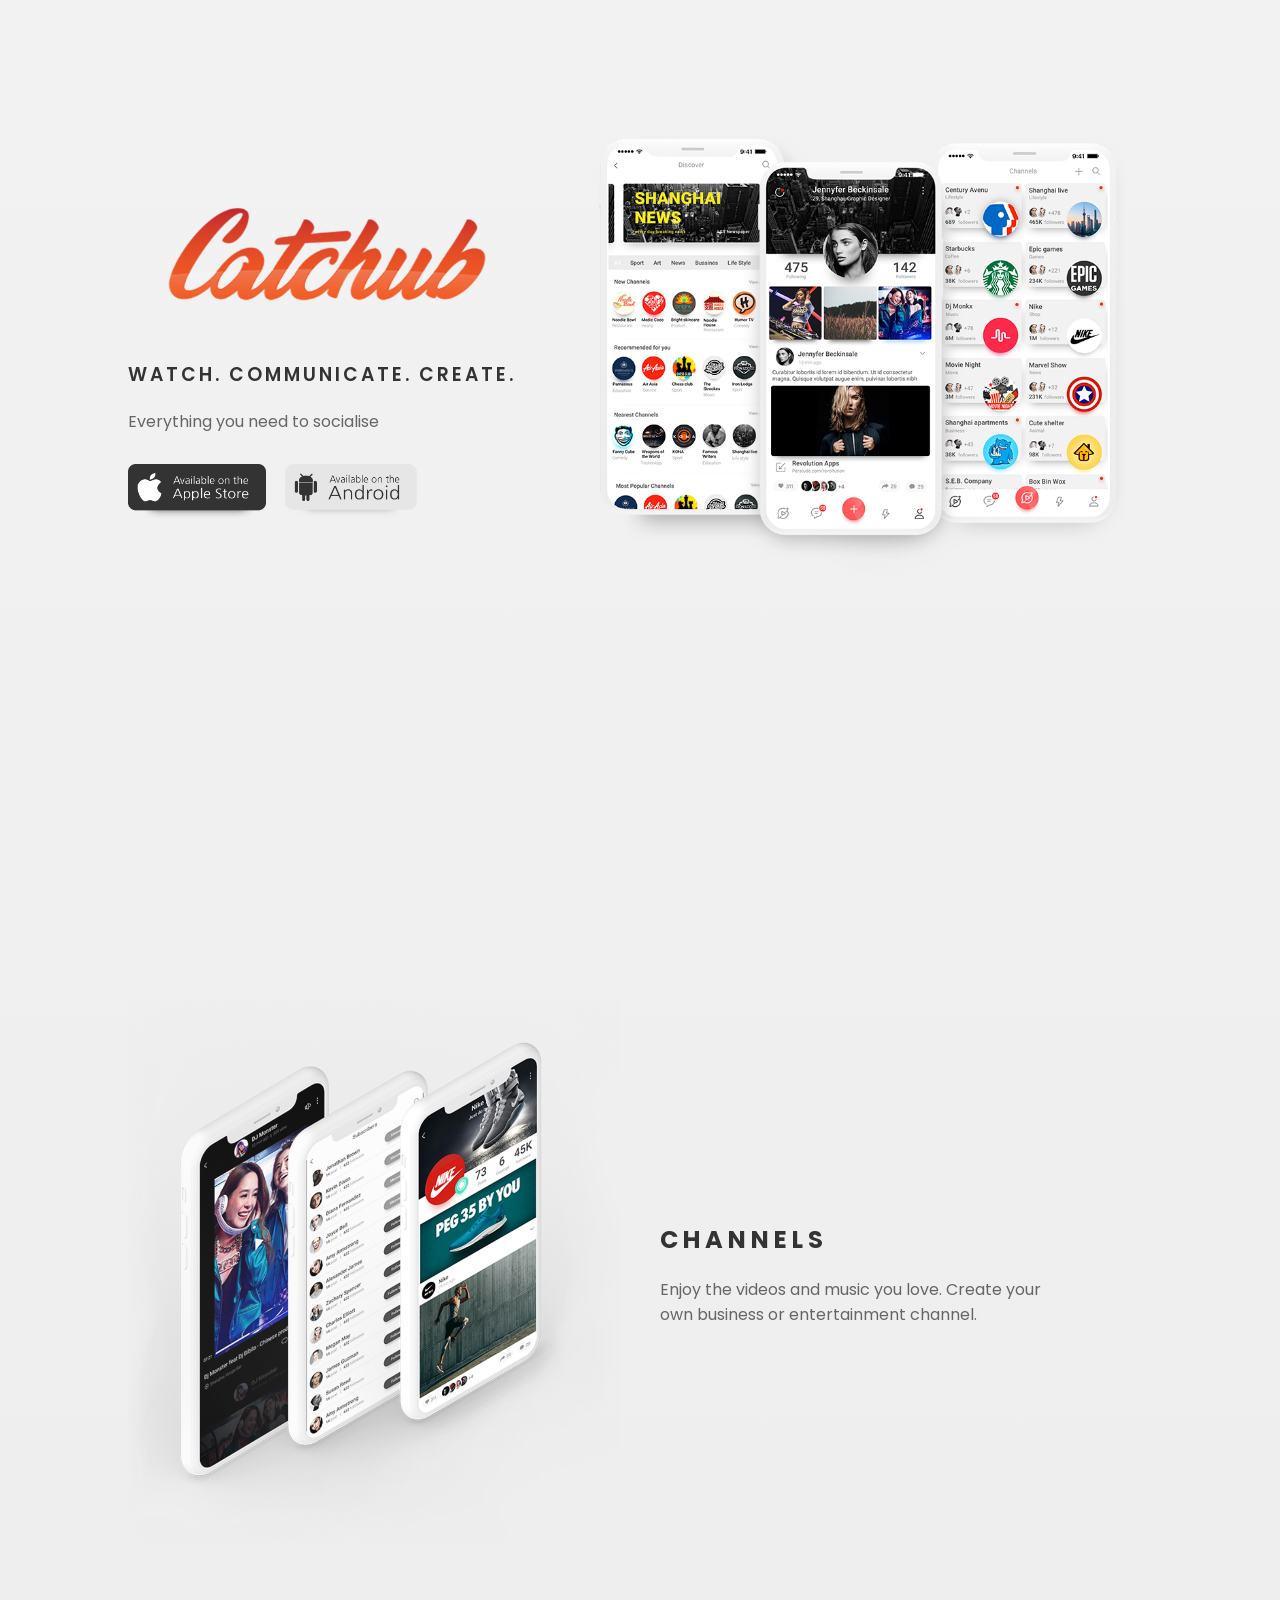
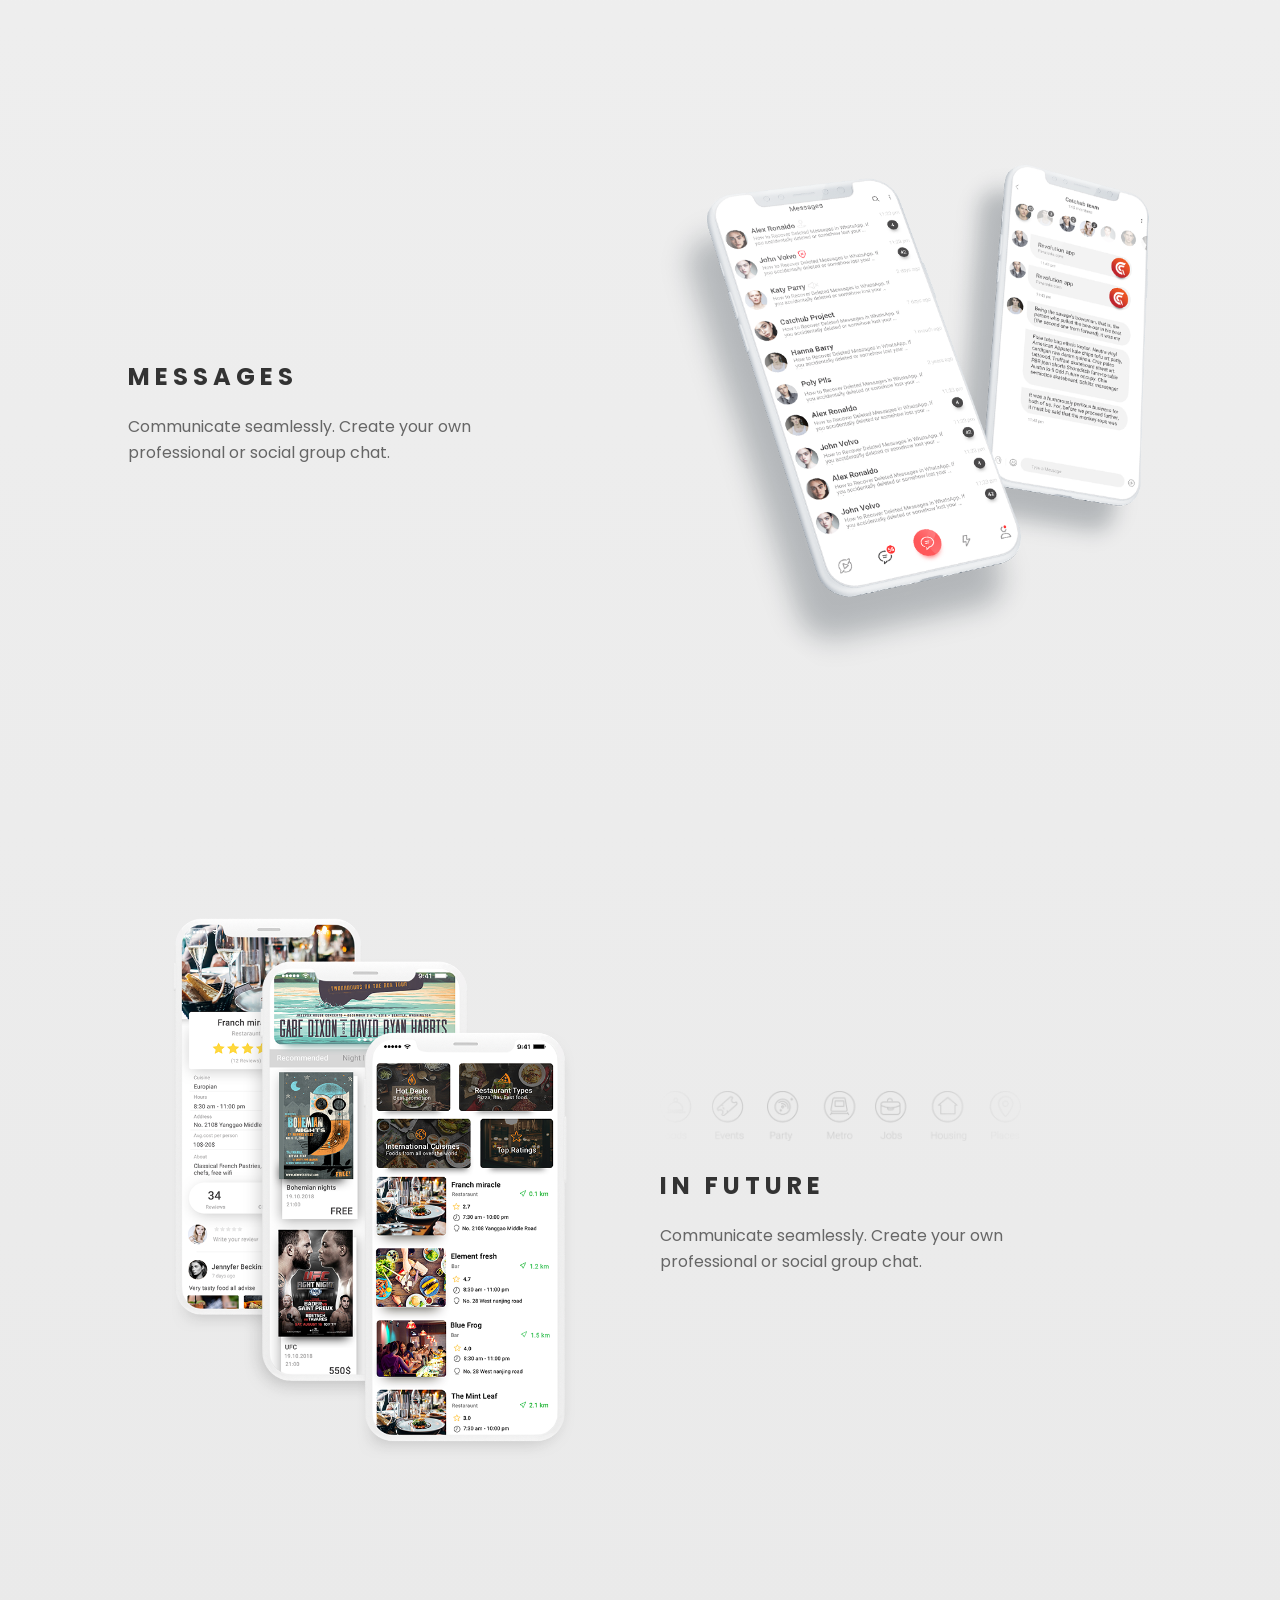
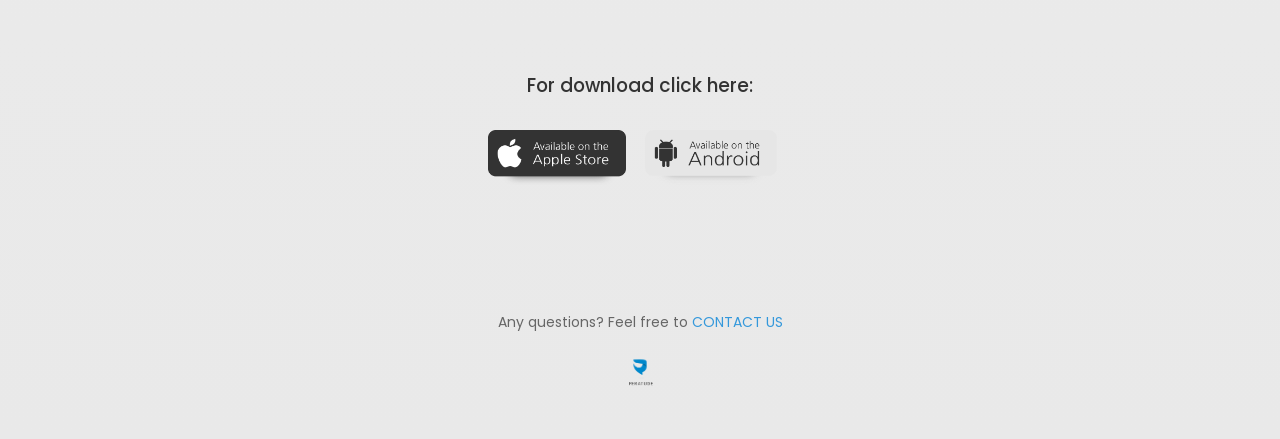
<file: Task 2/index.html>
<!DOCTYPE html>
<html lang="en">
<head>
    <meta charset="UTF-8">
    <title>Catchub Landing Page</title>
    <meta name="viewport" content="width=device-width, initial-scale=1.0">
    <link href="https://fonts.googleapis.com/css2?family=Poppins:wght@300;400;600;700&display=swap" rel="stylesheet">
    <link rel="stylesheet" href="style.css">
</head>
<body>

<!-- HERO SECTION -->
<section class="hero">
    <div class="container">
        <div class="hero-text">
            <img src=".\assets\peratude.png" alt="Logo" class="logo">
            <h3 class="tagline">WATCH. COMMUNICATE. CREATE.</h3>
            <p class="subtext">Everything you need to socialise</p>

            <div class="buttons">
                <img src=".\assets\sec_screens.png" alt="App Store">
                <img src=".\assets\vectors.png" alt="Google Play">
            </div>
        </div>

        <div class="hero-image">
            <img src=".\assets\logo.png" alt="App Preview">
        </div>
    </div>
</section>

<!-- CHANNELS -->
<section class="feature">
    <div class="container reverse">
        <div class="feature-text">
            <h2>CHANNELS</h2>
            <p>
                Enjoy the videos and music you love.
                Create your own business or entertainment channel.
            </p>
        </div>

        <div class="feature-image">
            <img src=".\assets\sec_screen.png" alt="Channels">
        </div>
    </div>
</section>

<!-- MESSAGES -->
<section class="feature">
    <div class="container">
        <div class="feature-text">
            <h2>MESSAGES</h2>
            <p>
                Communicate seamlessly.
                Create your own professional or social group chat.
            </p>
        </div>

        <div class="feature-image">
            <img src=".\assets\top_screens.png" alt="Messages">
        </div>
    </div>
</section>

<!-- IN FUTURE -->
<section class="feature">
    <div class="container reverse">
        <div class="feature-text">
            <img src=".\assets\app_store.png" alt="Future" class="feature-icon">
            <h2>IN FUTURE</h2>
            <p>
                Communicate seamlessly.
                Create your own professional or social group chat.
            </p>
        </div>

        <div class="feature-image">
            <img src=".\assets\favicon.jpg" alt="Future">
        </div>
    </div>
</section>

<!-- DOWNLOAD -->
<section class="download">
    <h3>For download click here:</h3>

    <div class="buttons">
        <img src=".\assets\sec_screens.png" alt="App Store">
        <img src=".\assets\vectors.png" alt="Google Play">
    </div>
</section>

<!-- FOOTER -->
<footer>
    <p>Any questions? Feel free to <a href="#">CONTACT US</a></p>
    <img src=".\assets\play_store.png" alt="Logo">
</footer>

</body>
</html>
</file>
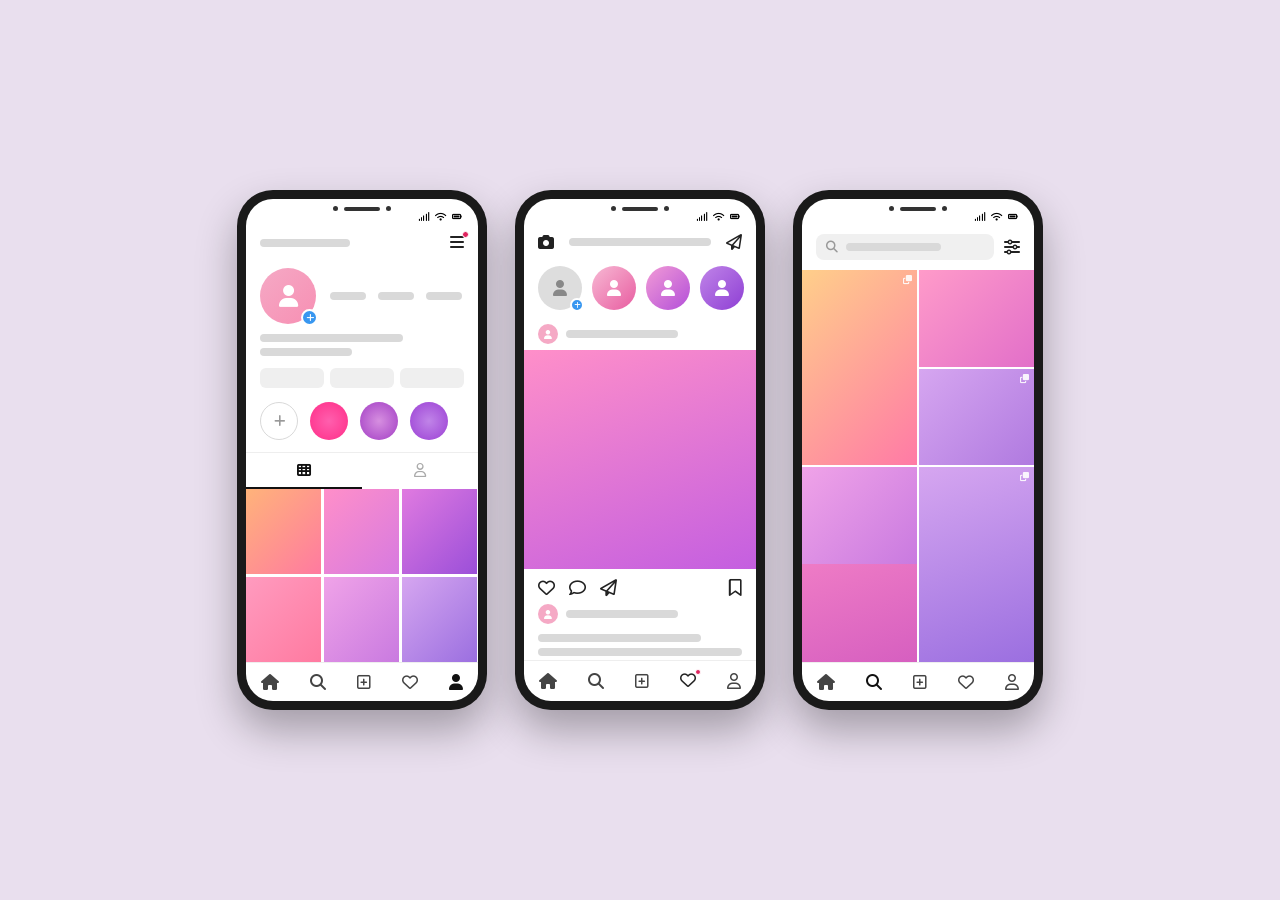
<file: Task 4/index.html>
<!DOCTYPE html>
<html lang="en">
<head>
<meta charset="UTF-8">
<title>Instagram</title>
<link rel="stylesheet" href="https://cdnjs.cloudflare.com/ajax/libs/font-awesome/6.5.1/css/all.min.css">
<link rel="stylesheet" href="style.css">
</head>
<body>

<div class="phones-container">

  <div class="phone">
    <div class="notch"><span class="dot"></span><span class="speaker"></span><span class="dot"></span></div>
    <div class="screen">
      <div class="status-bar">
        <i class="fa-solid fa-signal"></i>
        <i class="fa-solid fa-wifi"></i>
        <i class="fa-solid fa-battery-full"></i>
      </div>

      <div class="header">
        <span class="placeholder-bar w-90"></span>
        <span class="icon-wrap">
          <i class="fa-solid fa-bars"></i>
          <span class="notif-dot"></span>
        </span>
      </div>

      <div class="profile-section">
        <div class="avatar-wrap">
          <div class="avatar"><i class="fa-solid fa-user"></i></div>
          <span class="add-badge"><i class="fa-solid fa-plus"></i></span>
        </div>
        <div class="stats">
          <span class="placeholder-bar w-36"></span>
          <span class="placeholder-bar w-36"></span>
          <span class="placeholder-bar w-36"></span>
        </div>
      </div>

      <div class="bio">
        <span class="placeholder-bar w-70"></span>
        <span class="placeholder-bar w-45"></span>
      </div>

      <div class="action-buttons">
        <span class="btn"></span>
        <span class="btn"></span>
        <span class="btn"></span>
      </div>

      <div class="highlights">
        <div class="highlight add"><i class="fa-solid fa-plus"></i></div>
        <div class="highlight circle-1"></div>
        <div class="highlight circle-2"></div>
        <div class="highlight circle-3"></div>
      </div>

      <div class="tabs">
        <span class="tab active"><i class="fa-solid fa-table-cells"></i></span>
        <span class="tab"><i class="fa-regular fa-user"></i></span>
      </div>

      <div class="grid">
        <div class="grid-item g1"></div>
        <div class="grid-item g2"></div>
        <div class="grid-item g3"></div>
        <div class="grid-item g4"></div>
        <div class="grid-item g5"></div>
        <div class="grid-item g6"></div>
      </div>

      <div class="bottom-nav">
        <i class="fa-solid fa-house"></i>
        <i class="fa-solid fa-magnifying-glass"></i>
        <i class="fa-regular fa-square-plus"></i>
        <i class="fa-regular fa-heart"></i>
        <i class="fa-solid fa-user active-nav"></i>
      </div>
    </div>
  </div>

  <div class="phone">
    <div class="notch"><span class="dot"></span><span class="speaker"></span><span class="dot"></span></div>
    <div class="screen">
      <div class="status-bar">
        <i class="fa-solid fa-signal"></i>
        <i class="fa-solid fa-wifi"></i>
        <i class="fa-solid fa-battery-full"></i>
      </div>

      <div class="header">
        <i class="fa-solid fa-camera header-icon"></i>
        <span class="placeholder-bar w-70"></span>
        <i class="fa-regular fa-paper-plane header-icon"></i>
      </div>

      <div class="stories-row">
        <div class="story-avatar your-story">
          <i class="fa-solid fa-user"></i>
          <span class="add-badge small"><i class="fa-solid fa-plus"></i></span>
        </div>
        <div class="story-avatar ring-1"><i class="fa-solid fa-user"></i></div>
        <div class="story-avatar ring-2"><i class="fa-solid fa-user"></i></div>
        <div class="story-avatar ring-3"><i class="fa-solid fa-user"></i></div>
      </div>

      <div class="likes-row">
        <div class="mini-avatar"><i class="fa-solid fa-user"></i></div>
        <span class="placeholder-bar w-55"></span>
      </div>

      <div class="post-image"></div>

      
      <div class="post-actions">
        <i class="fa-regular fa-heart"></i>
        <i class="fa-regular fa-comment"></i>
        <i class="fa-regular fa-paper-plane"></i>
        <i class="fa-regular fa-bookmark save-icon"></i>
      </div>

      <div class="likes-row">
        <div class="mini-avatar"><i class="fa-solid fa-user"></i></div>
        <span class="placeholder-bar w-55"></span>
      </div>

      <div class="caption">
        <span class="placeholder-bar w-80"></span>
        <span class="placeholder-bar w-40"></span>
      </div>

      <div class="bottom-nav">
        <i class="fa-solid fa-house"></i>
        <i class="fa-solid fa-magnifying-glass"></i>
        <i class="fa-regular fa-square-plus"></i>
        <span class="icon-wrap">
          <i class="fa-regular fa-heart"></i>
          <span class="notif-dot small"></span>
        </span>
        <i class="fa-regular fa-user"></i>
      </div>
    </div>
  </div>

  <div class="phone">
    <div class="notch"><span class="dot"></span><span class="speaker"></span><span class="dot"></span></div>
    <div class="screen">
      <div class="status-bar">
        <i class="fa-solid fa-signal"></i>
        <i class="fa-solid fa-wifi"></i>
        <i class="fa-solid fa-battery-full"></i>
      </div>

      <div class="header explore-header">
        <div class="search-bar">
          <i class="fa-solid fa-magnifying-glass"></i>
          <span class="placeholder-bar w-60"></span>
        </div>
        <i class="fa-solid fa-sliders header-icon"></i>
      </div>

      <div class="mosaic">
        <div class="tile t1"><i class="fa-solid fa-clone tile-icon"></i></div>
        <div class="tile t3"></div>
        <div class="tile t4"><i class="fa-solid fa-clone tile-icon"></i></div>
        <div class="tile t5"></div>
        <div class="tile t6"></div>
        <div class="tile t8"><i class="fa-solid fa-clone tile-icon"></i></div>
      </div>

      <div class="bottom-nav">
        <i class="fa-solid fa-house"></i>
        <i class="fa-solid fa-magnifying-glass active-nav"></i>
        <i class="fa-regular fa-square-plus"></i>
        <i class="fa-regular fa-heart"></i>
        <i class="fa-regular fa-user"></i>
      </div>
    </div>
  </div>

</div>

</body>
</html>
</file>
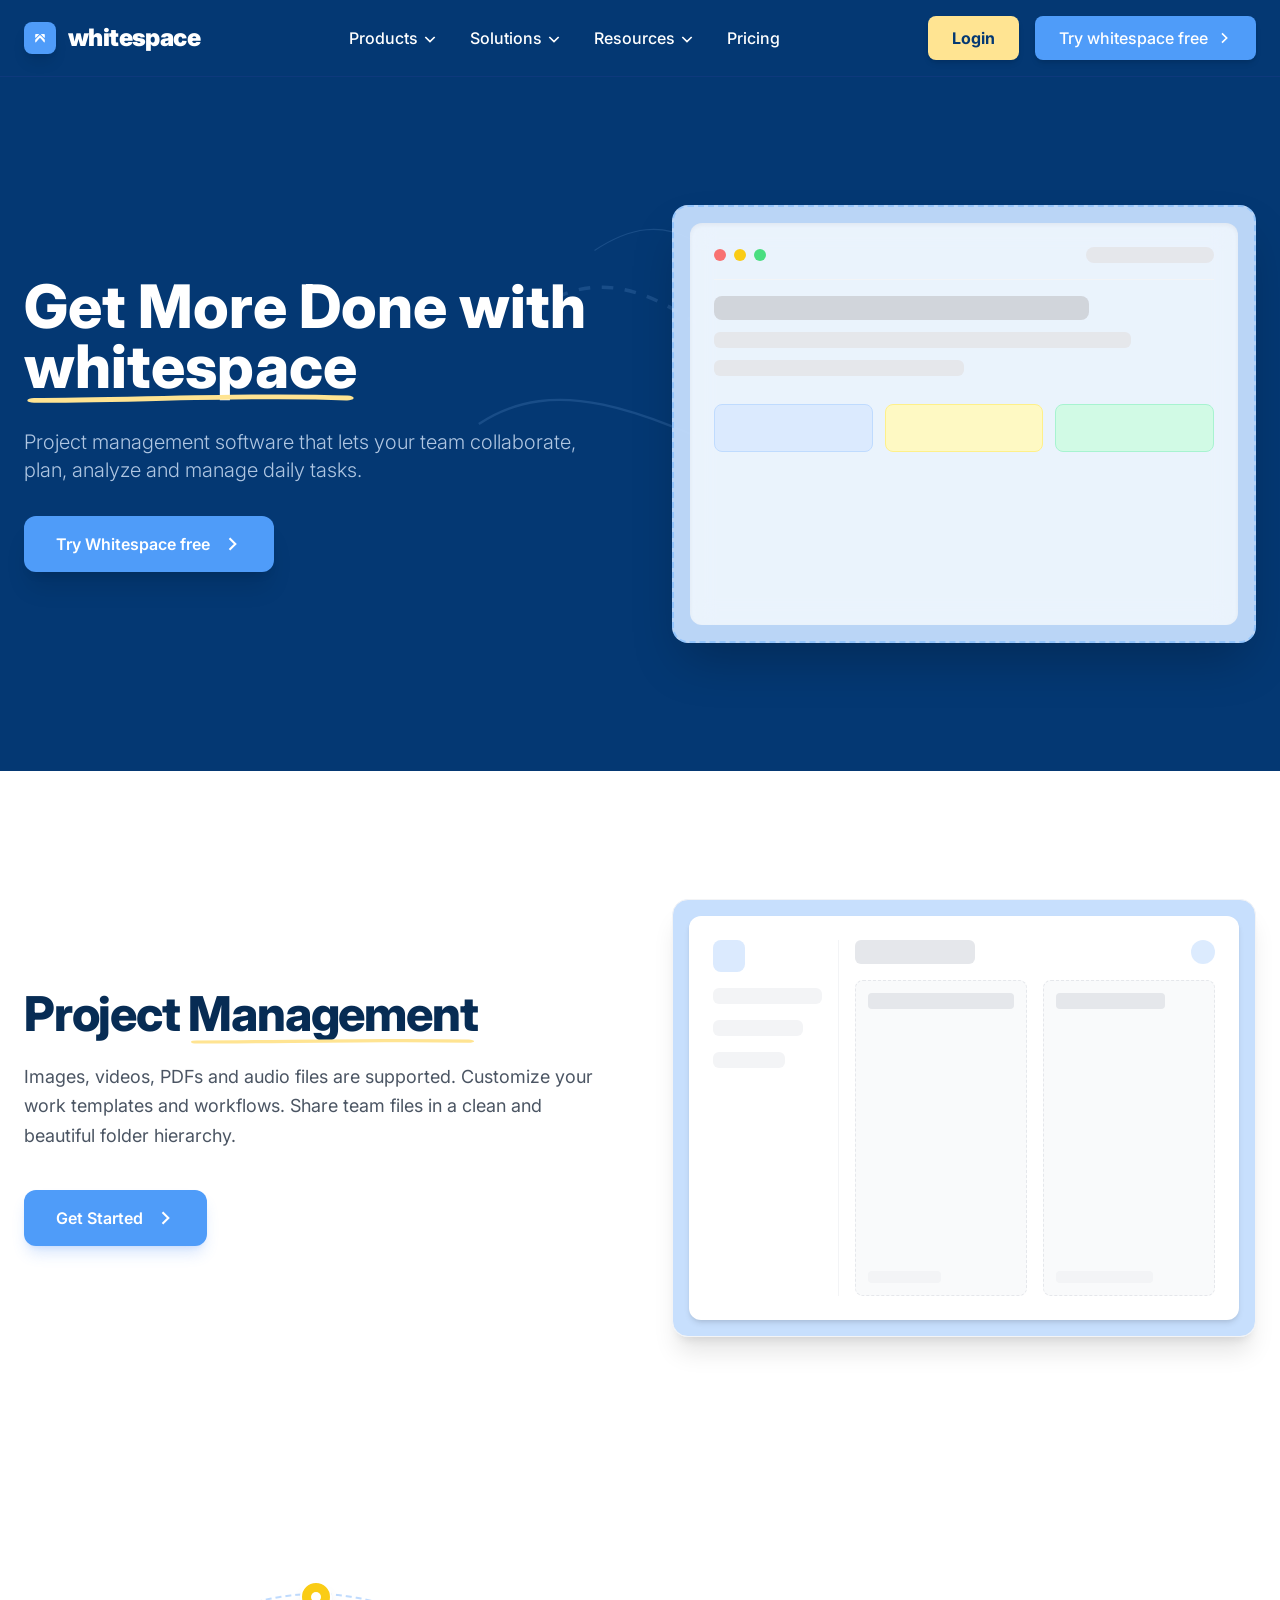
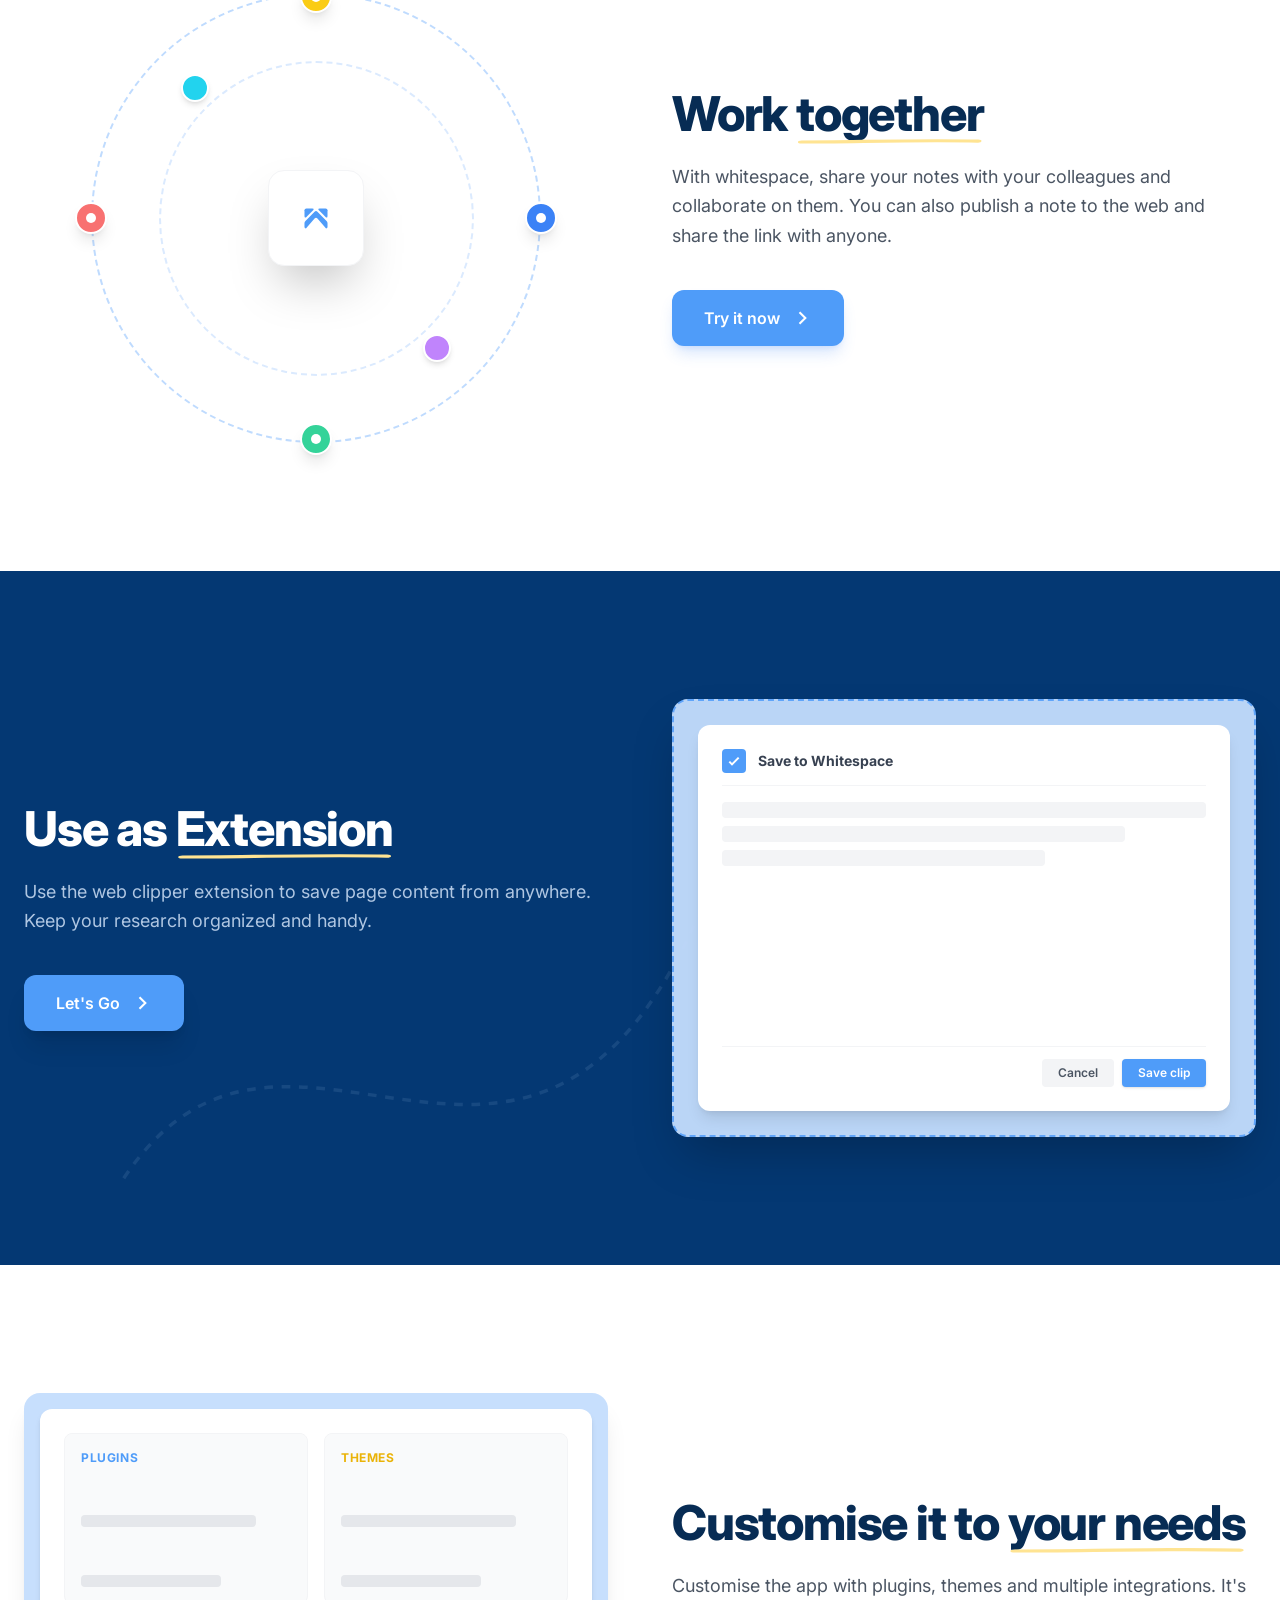
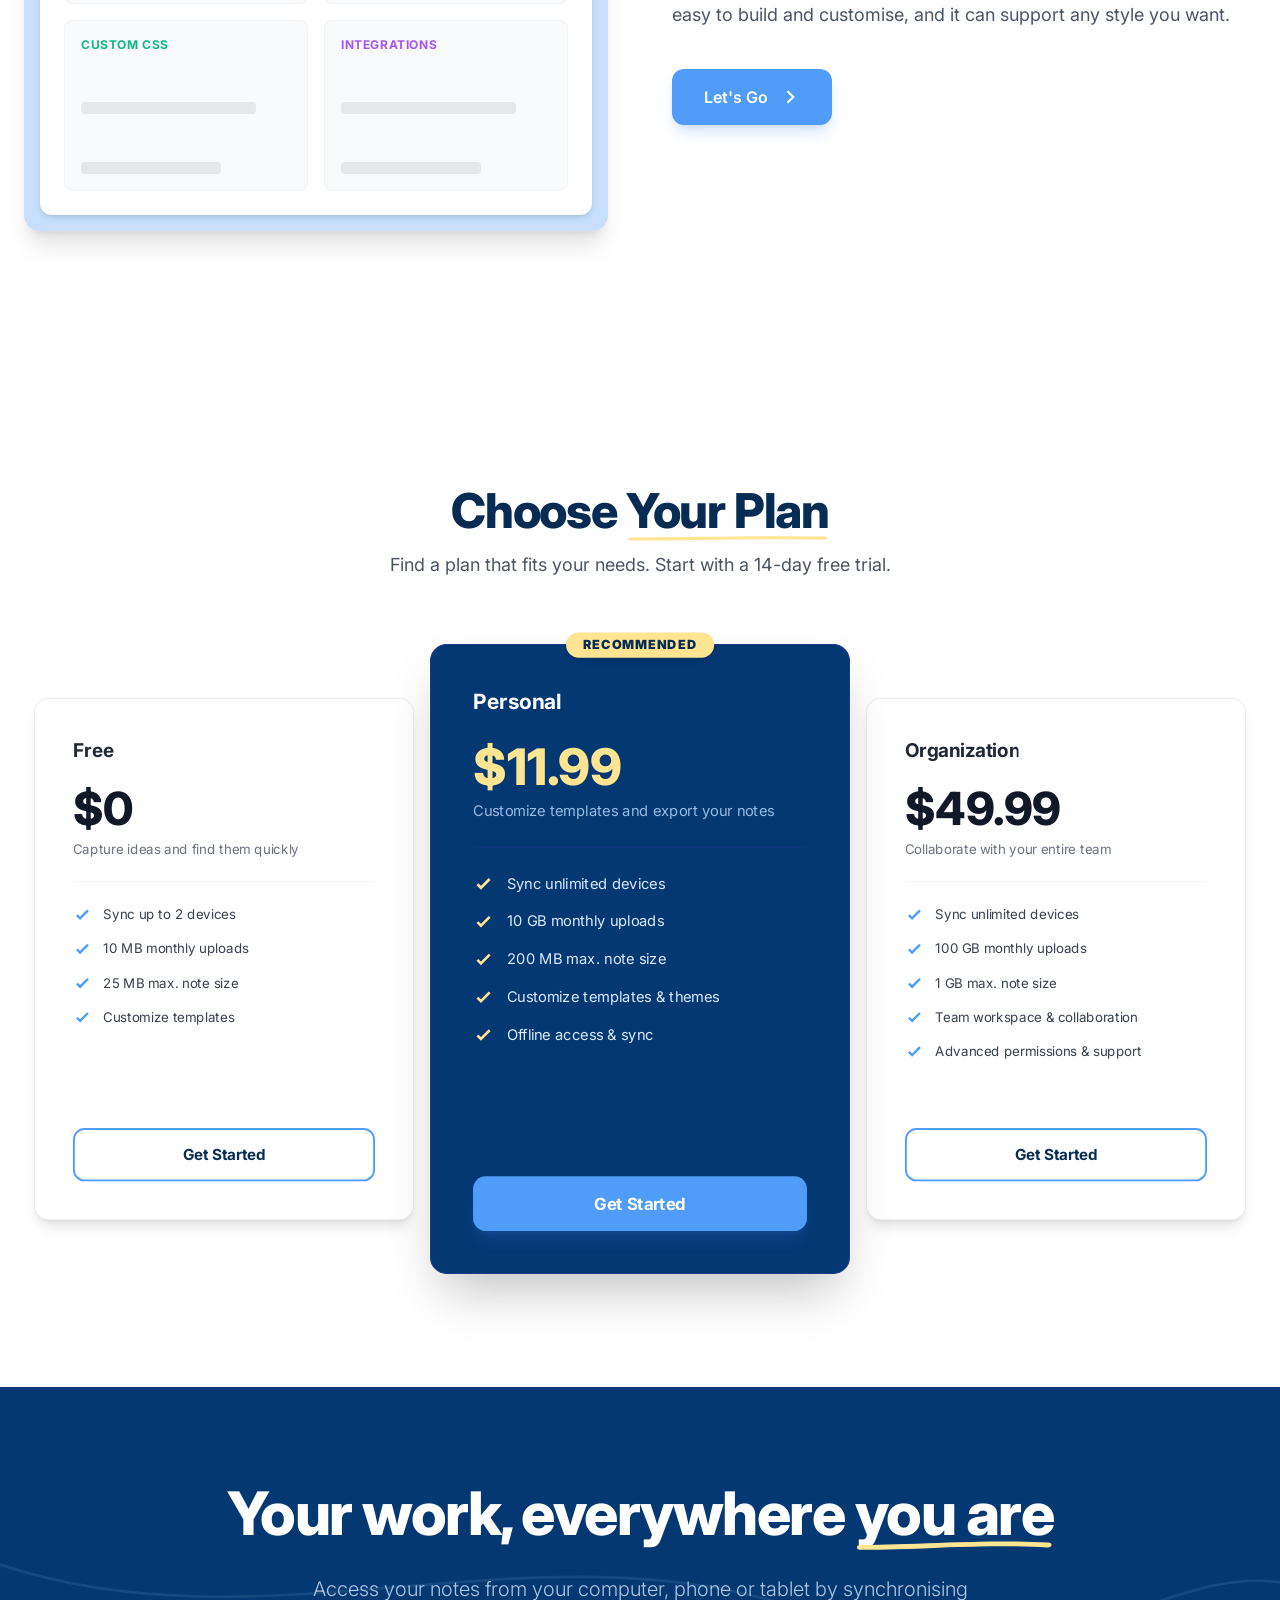
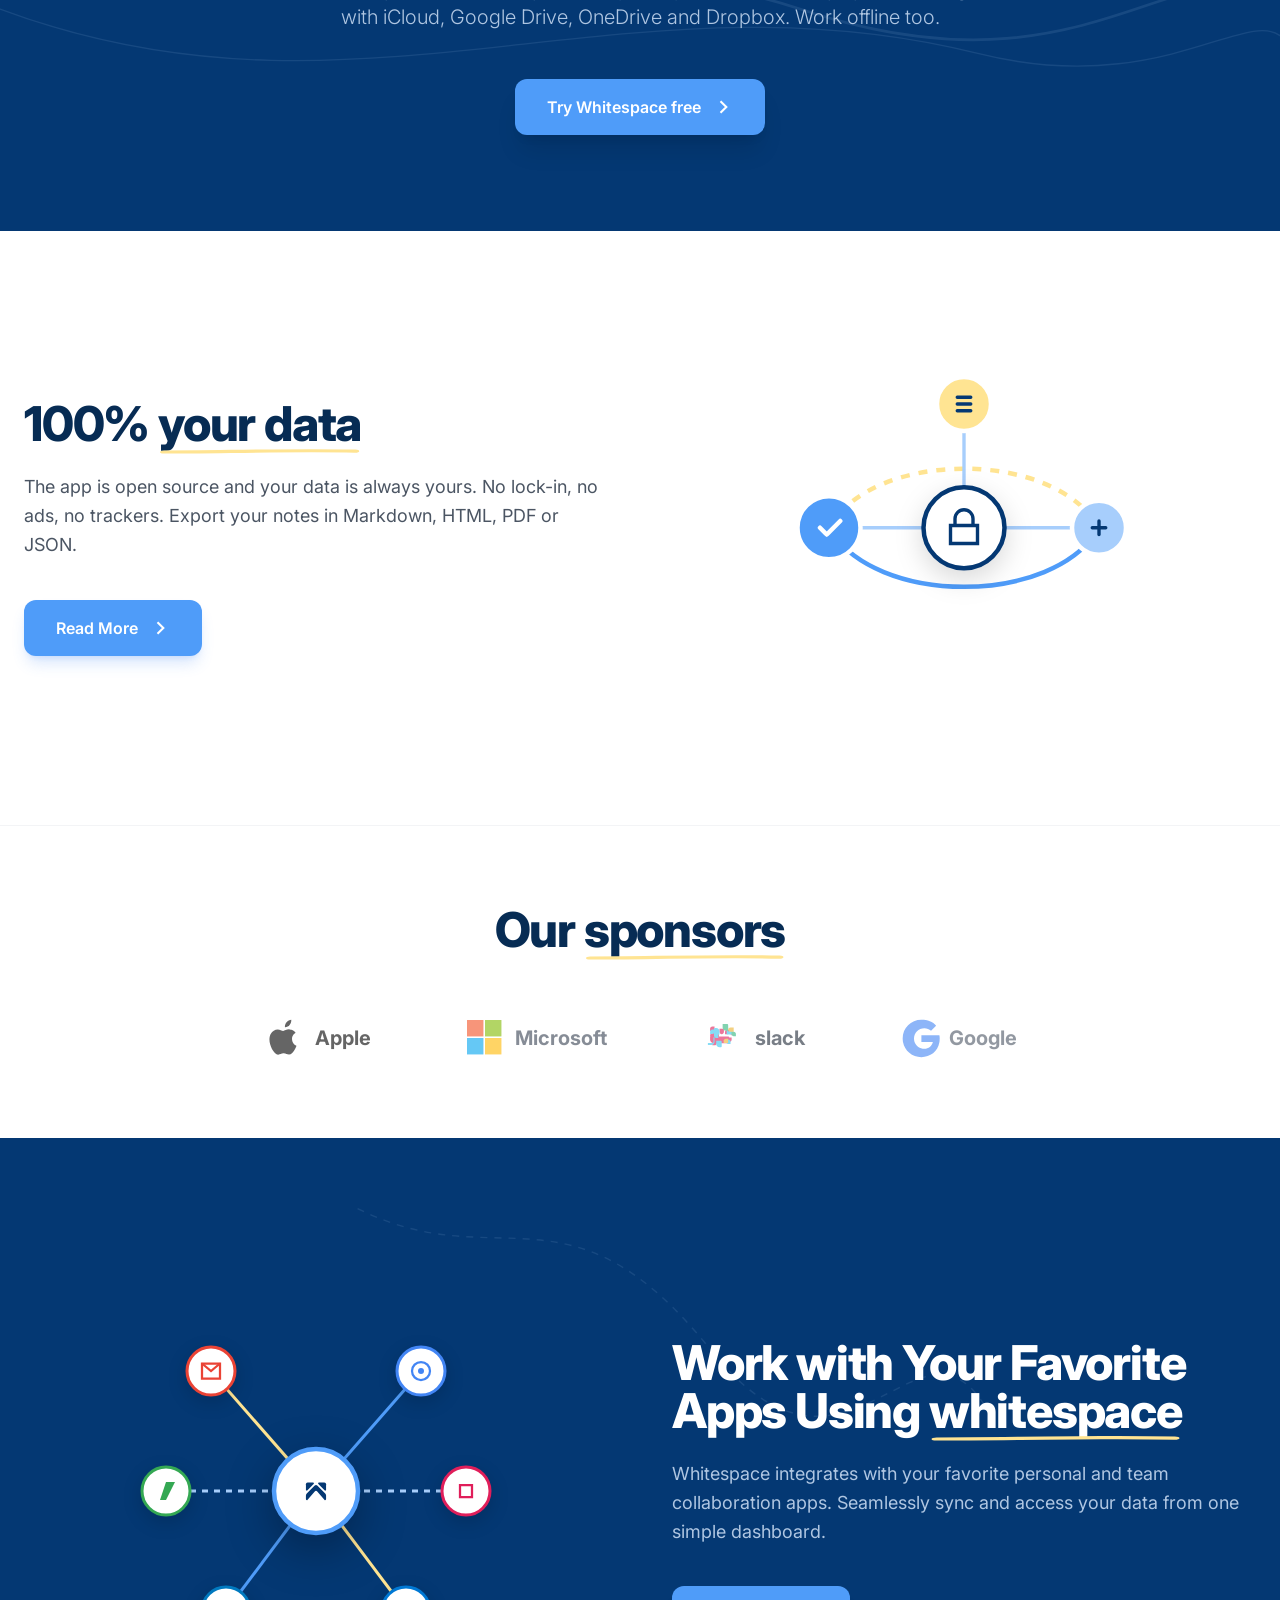
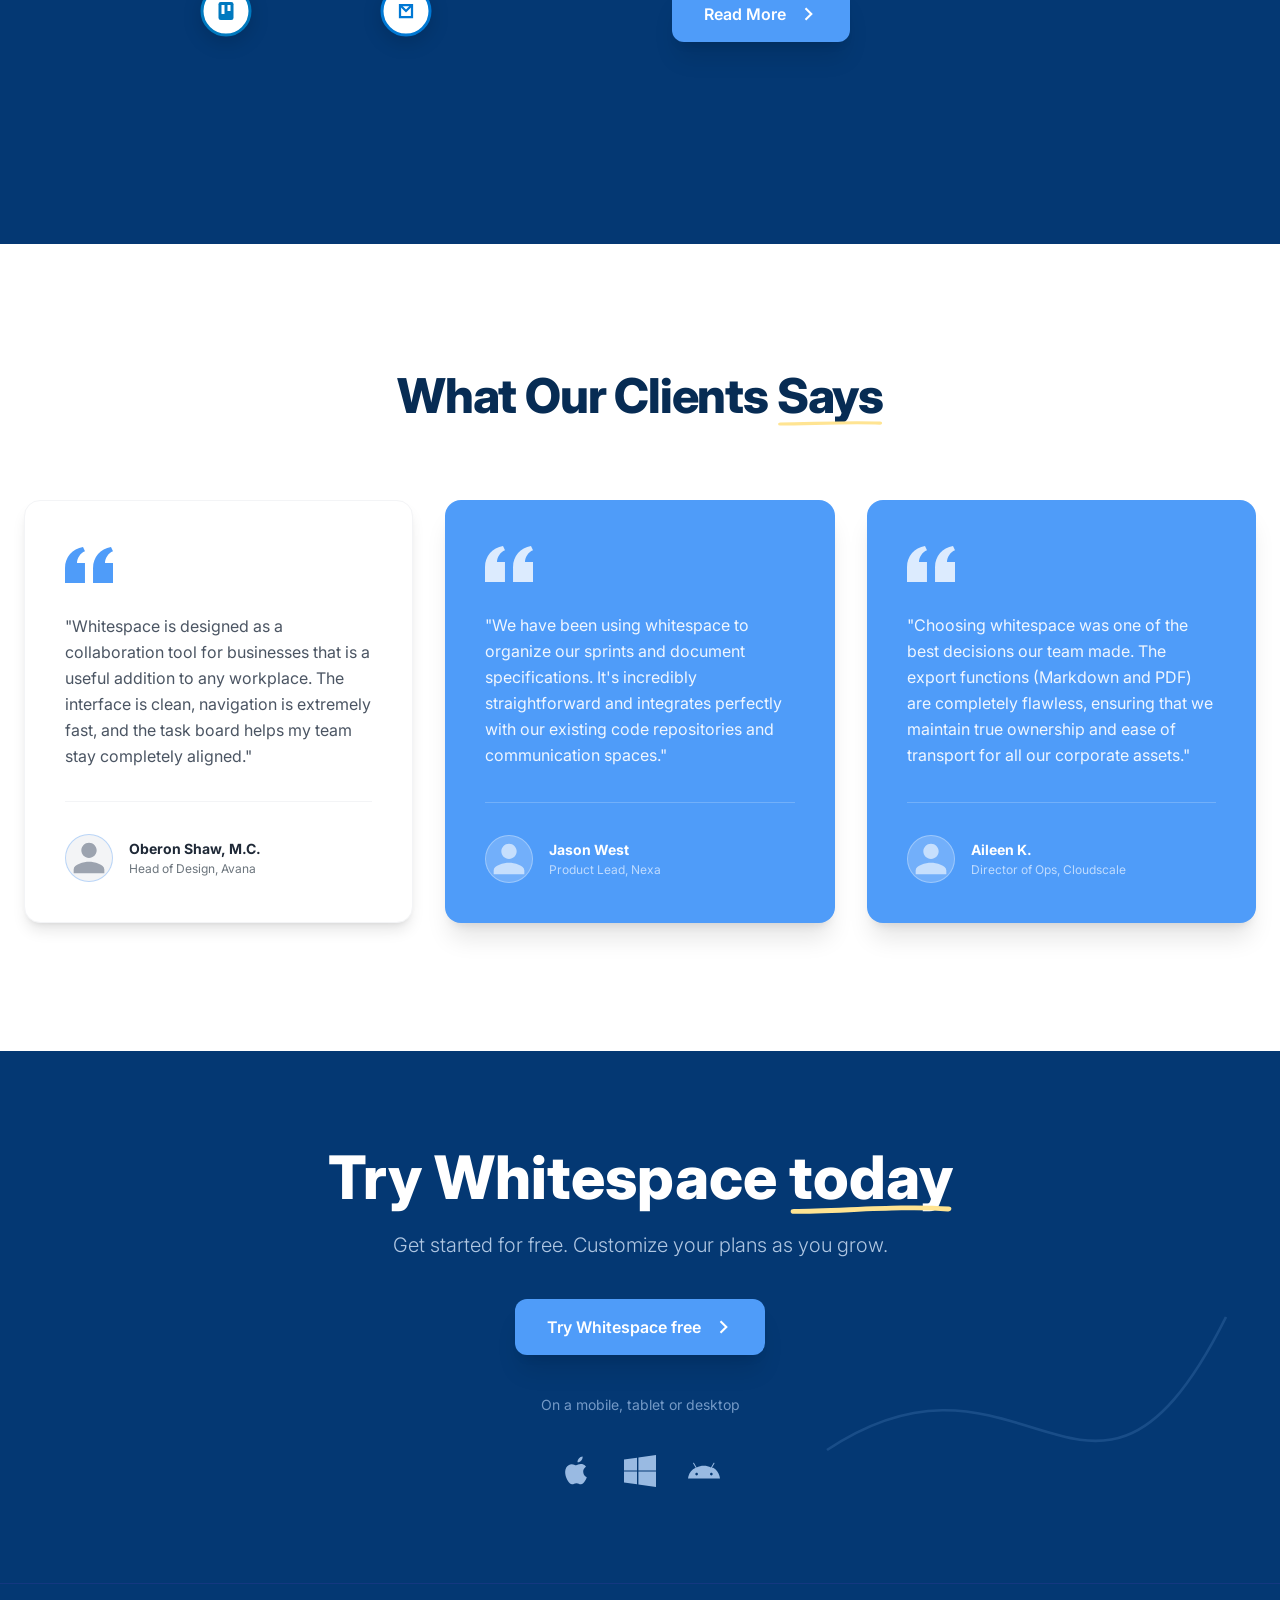
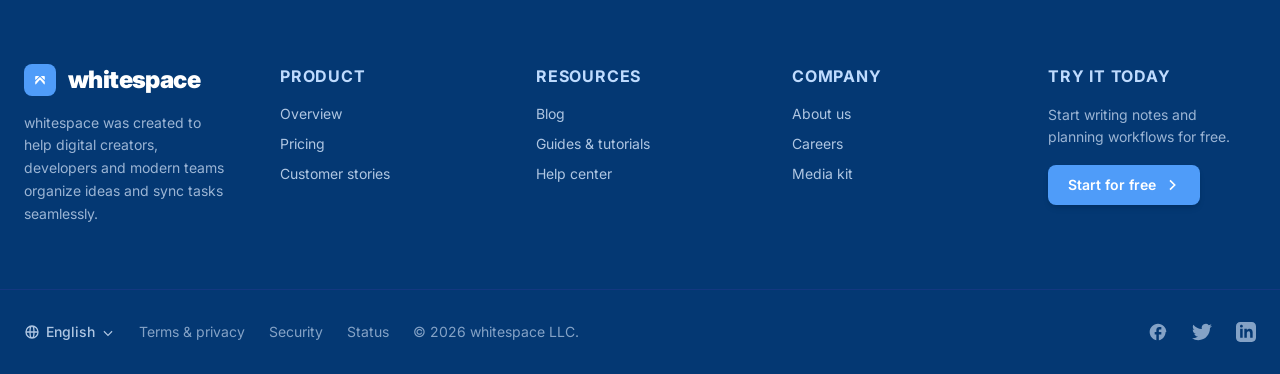
<file: Task 7/index.html>
<!DOCTYPE html>
<html lang="en" class="scroll-smooth">
<head>
  <meta charset="UTF-8">
  <meta name="viewport" content="width=device-width, initial-scale=1.0">
  <title>whitespace - Get More Done</title>

<meta name="description" content="whitespace is the project management software that lets your team collaborate, plan, analyze and manage daily tasks seamlessly. Get started for free today.">
  <meta name="keywords" content="project management, collaboration, notes app, task manager, whitespace">

<link rel="preconnect" href="https://fonts.googleapis.com">
  <link rel="preconnect" href="https://fonts.gstatic.com" crossorigin>
  <link href="https://fonts.googleapis.com/css2?family=Inter:wght@300;400;500;600;700;800;900&display=swap" rel="stylesheet">

<link href="style.css" rel="stylesheet">

  <style>
    
    ::-webkit-scrollbar {
      width: 10px;
    }
    ::-webkit-scrollbar-track {
      background: #043873;
    }
    ::-webkit-scrollbar-thumb {
      background: #4F9CF9;
      border-radius: 5px;
    }
    ::-webkit-scrollbar-thumb:hover {
      background: #FFE492;
    }
  </style>
</head>
<body class="font-sans bg-white text-gray-800 antialiased overflow-x-hidden">

<header class="bg-brandDark sticky top-0 z-50 transition-all duration-300 border-b border-blue-900/40">
    <nav class="max-w-7xl mx-auto px-6 py-4 flex items-center justify-between">
      
      <a href="#" class="flex items-center gap-3 group">
        <div class="relative w-8 h-8 flex items-center justify-center bg-brandBlue rounded-lg shadow-lg group-hover:scale-105 transition-transform duration-300">
          
            <svg class="w-5 h-5 text-white" viewBox="0 0 100 100" fill="none">
              <path d="M 30 30 H 42 Q 46 30, 45 33 L 29 49 Q 26 50, 26 46 V 34 Q 26 30, 30 30 Z" fill="currentColor" />
              <path d="M 70 30 H 58 Q 54 30, 55 33 L 71 49 Q 74 50, 74 46 V 34 Q 74 30, 70 30 Z" fill="currentColor" />
              <path d="M 47 37 Q 50 34, 53 37 L 72 56 Q 74 58, 74 61 V 69 Q 74 72, 71 72 L 53 51 Q 50 48, 47 51 L 29 72 Q 26 72, 26 69 V 61 Q 26 58, 28 56 Z" fill="currentColor" />
            </svg>
        </div>
        <span class="text-white text-2xl font-black tracking-tight group-hover:text-brandBlue transition-colors">whitespace</span>
      </a>

<div class="hidden md:flex items-center gap-8 text-white font-medium">
        
        <div class="relative group">
          <button class="flex items-center gap-1 hover:text-brandYellow transition-colors py-2 focus:outline-none">
            Products
            <svg class="w-4 h-4 mt-0.5" fill="none" stroke="currentColor" stroke-width="2.5" viewBox="0 0 24 24"><path d="M19 9l-7 7-7-7"></path></svg>
          </button>
          <div class="absolute left-0 top-full mt-2 w-48 bg-white rounded-xl shadow-2xl py-2 invisible group-hover:visible opacity-0 group-hover:opacity-100 transform translate-y-2 group-hover:translate-y-0 transition-all duration-300 z-50 border border-gray-100">
            <a href="#" class="block px-4 py-2 text-sm text-gray-700 hover:bg-brandGray hover:text-brandBlue rounded-lg mx-2 transition-all">Document Editor</a>
            <a href="#" class="block px-4 py-2 text-sm text-gray-700 hover:bg-brandGray hover:text-brandBlue rounded-lg mx-2 transition-all">Task Manager</a>
            <a href="#" class="block px-4 py-2 text-sm text-gray-700 hover:bg-brandGray hover:text-brandBlue rounded-lg mx-2 transition-all">Integrations</a>
          </div>
        </div>

<div class="relative group">
          <button class="flex items-center gap-1 hover:text-brandYellow transition-colors py-2 focus:outline-none">
            Solutions
            <svg class="w-4 h-4 mt-0.5" fill="none" stroke="currentColor" stroke-width="2.5" viewBox="0 0 24 24"><path d="M19 9l-7 7-7-7"></path></svg>
          </button>
          <div class="absolute left-0 top-full mt-2 w-48 bg-white rounded-xl shadow-2xl py-2 invisible group-hover:visible opacity-0 group-hover:opacity-100 transform translate-y-2 group-hover:translate-y-0 transition-all duration-300 z-50 border border-gray-100">
            <a href="#" class="block px-4 py-2 text-sm text-gray-700 hover:bg-brandGray hover:text-brandBlue rounded-lg mx-2 transition-all">For Teams</a>
            <a href="#" class="block px-4 py-2 text-sm text-gray-700 hover:bg-brandGray hover:text-brandBlue rounded-lg mx-2 transition-all">For Education</a>
            <a href="#" class="block px-4 py-2 text-sm text-gray-700 hover:bg-brandGray hover:text-brandBlue rounded-lg mx-2 transition-all">For Enterprises</a>
          </div>
        </div>

<div class="relative group">
          <button class="flex items-center gap-1 hover:text-brandYellow transition-colors py-2 focus:outline-none">
            Resources
            <svg class="w-4 h-4 mt-0.5" fill="none" stroke="currentColor" stroke-width="2.5" viewBox="0 0 24 24"><path d="M19 9l-7 7-7-7"></path></svg>
          </button>
          <div class="absolute left-0 top-full mt-2 w-48 bg-white rounded-xl shadow-2xl py-2 invisible group-hover:visible opacity-0 group-hover:opacity-100 transform translate-y-2 group-hover:translate-y-0 transition-all duration-300 z-50 border border-gray-100">
            <a href="#" class="block px-4 py-2 text-sm text-gray-700 hover:bg-brandGray hover:text-brandBlue rounded-lg mx-2 transition-all">Help Center</a>
            <a href="#" class="block px-4 py-2 text-sm text-gray-700 hover:bg-brandGray hover:text-brandBlue rounded-lg mx-2 transition-all">Blog</a>
            <a href="#" class="block px-4 py-2 text-sm text-gray-700 hover:bg-brandGray hover:text-brandBlue rounded-lg mx-2 transition-all">Guides</a>
          </div>
        </div>

        <a href="#pricing" class="hover:text-brandYellow transition-colors">Pricing</a>
      </div>

<div class="hidden md:flex items-center gap-4">
        <a href="#" class="bg-brandYellow hover:bg-yellow-400 text-brandDark px-6 py-2.5 rounded-lg font-bold transition-all hover:scale-105 active:scale-95 shadow-md">
          Login
        </a>
        <a href="#" class="bg-brandBlue hover:bg-blue-600 text-white px-6 py-2.5 rounded-lg font-medium inline-flex items-center gap-2 transition-all hover:scale-105 active:scale-95 hover:gap-3 shadow-md">
          Try whitespace free
          <svg class="w-4 h-4" fill="none" stroke="currentColor" stroke-width="2.5" viewBox="0 0 24 24"><path d="M9 5l7 7-7 7"></path></svg>
        </a>
      </div>

<input type="checkbox" id="mobile-menu-toggle" class="peer hidden" />
      <label for="mobile-menu-toggle" class="md:hidden cursor-pointer text-white z-50 p-2 hover:bg-blue-900/50 rounded-lg transition-colors">
        <svg class="w-7 h-7" fill="none" stroke="currentColor" stroke-width="2.5" viewBox="0 0 24 24">
          <path d="M4 6h16M4 12h16M4 18h16" class="peer-checked:hidden"></path>
        </svg>
      </label>

<div class="fixed inset-0 bg-brandDark hidden peer-checked:flex flex-col items-center justify-center gap-8 z-40 md:hidden transition-all duration-300">
        
        <label for="mobile-menu-toggle" class="absolute top-6 right-6 cursor-pointer text-white p-2">
          <svg class="w-8 h-8" fill="none" stroke="currentColor" stroke-width="2.5" viewBox="0 0 24 24"><path d="M6 18L18 6M6 6l12 12"></path></svg>
        </label>
        
        <a href="#" class="text-white text-2xl font-bold hover:text-brandYellow transition-colors">Products</a>
        <a href="#" class="text-white text-2xl font-bold hover:text-brandYellow transition-colors">Solutions</a>
        <a href="#" class="text-white text-2xl font-bold hover:text-brandYellow transition-colors">Resources</a>
        <a href="#pricing" class="text-white text-2xl font-bold hover:text-brandYellow transition-colors">Pricing</a>
        
        <div class="flex flex-col items-center gap-4 w-full px-12 mt-6">
          <a href="#" class="bg-brandYellow hover:bg-yellow-400 text-brandDark w-full text-center py-3 rounded-lg font-bold transition-all shadow-md">
            Login
          </a>
          <a href="#" class="bg-brandBlue hover:bg-blue-600 text-white w-full text-center py-3 rounded-lg font-medium inline-flex items-center justify-center gap-2 transition-all shadow-md">
            Try whitespace free
            <svg class="w-4 h-4" fill="none" stroke="currentColor" stroke-width="2.5" viewBox="0 0 24 24"><path d="M9 5l7 7-7 7"></path></svg>
          </a>
        </div>
      </div>
    </nav>
  </header>

<section class="relative bg-brandDark text-white overflow-hidden py-20 lg:py-32">
    
    <div class="absolute inset-0 opacity-15 pointer-events-none">
      <svg class="absolute right-0 top-1/2 -translate-y-1/2 w-[80%] h-full text-blue-300" viewBox="0 0 600 600" fill="none" xmlns="http://www.w3.org/2000/svg">
        <path d="M100 200C250 100 350 450 600 300" stroke="currentColor" stroke-width="3" stroke-dasharray="10 10"/>
        <path d="M50 300C200 200 400 500 650 350" stroke="currentColor" stroke-width="2"/>
        <path d="M150 150C300 50 300 400 550 250" stroke="currentColor" stroke-width="1"/>
      </svg>
    </div>

    <div class="max-w-7xl mx-auto px-6 grid grid-cols-1 lg:grid-cols-2 gap-16 items-center relative z-10">
      
      <div class="space-y-8">
        <h1 class="text-5xl lg:text-6xl font-extrabold leading-tight">
          Get More Done with <span class="relative inline-block">
            whitespace
            
            <svg class="absolute -bottom-2 left-0 w-full h-3 text-brandYellow" viewBox="0 0 100 10" preserveAspectRatio="none">
              <path d="M3 7 C 30 7, 70 2, 97 5" stroke="currentColor" stroke-width="4" stroke-linecap="round" fill="none" />
            </svg>
          </span>
        </h1>
        <p class="text-blue-100/80 text-lg lg:text-xl font-light leading-relaxed max-w-xl">
          Project management software that lets your team collaborate, plan, analyze and manage daily tasks.
        </p>
        <div>
          <a href="#" class="bg-brandBlue hover:bg-blue-600 text-white px-8 py-4 rounded-xl font-semibold inline-flex items-center gap-3 transition-all hover:scale-105 active:scale-95 shadow-xl hover:gap-4 group">
            Try Whitespace free
            <svg class="w-5 h-5 group-hover:translate-x-1 transition-transform" fill="none" stroke="currentColor" stroke-width="2.5" viewBox="0 0 24 24"><path d="M9 5l7 7-7 7"></path></svg>
          </a>
        </div>
      </div>

<div class="w-full aspect-[4/3] bg-brandLightBlue/95 rounded-2xl border-2 border-dashed border-blue-300 shadow-2xl relative flex items-center justify-center overflow-hidden hover:scale-[1.01] transition-transform duration-300 group">
        
        <div class="absolute inset-4 bg-white/70 backdrop-blur-md rounded-xl p-6 flex flex-col justify-between shadow-inner">
          <div class="flex justify-between items-center border-b border-gray-100 pb-4">
            <div class="flex items-center gap-2">
              <span class="w-3 h-3 bg-red-400 rounded-full"></span>
              <span class="w-3 h-3 bg-yellow-400 rounded-full"></span>
              <span class="w-3 h-3 bg-green-400 rounded-full"></span>
            </div>
            <div class="h-4 w-32 bg-gray-200 rounded-full"></div>
          </div>
          <div class="flex-1 py-4 flex flex-col gap-3">
            <div class="h-6 w-3/4 bg-gray-300 rounded-lg"></div>
            <div class="h-4 w-5/6 bg-gray-200 rounded-md"></div>
            <div class="h-4 w-1/2 bg-gray-200 rounded-md"></div>
            <div class="grid grid-cols-3 gap-3 mt-4">
              <div class="h-12 bg-blue-100 rounded-lg border border-blue-200"></div>
              <div class="h-12 bg-yellow-100 rounded-lg border border-yellow-200"></div>
              <div class="h-12 bg-emerald-100 rounded-lg border border-emerald-200"></div>
            </div>
          </div>
        </div>
      </div>
    </div>
  </section>

<section class="py-20 lg:py-32 bg-white">
    <div class="max-w-7xl mx-auto px-6 grid grid-cols-1 lg:grid-cols-2 gap-16 items-center">
      
      <div class="space-y-6 lg:max-w-xl">
        <h2 class="text-4xl lg:text-5xl font-extrabold text-brandDarkNavy tracking-tight">
          Project <span class="relative inline-block">
            Management
            <svg class="absolute -bottom-2 left-0 w-full h-2 text-brandYellow" viewBox="0 0 100 10" preserveAspectRatio="none">
              <path d="M3 5 C 30 5, 70 2, 97 4" stroke="currentColor" stroke-width="4" stroke-linecap="round" fill="none" />
            </svg>
          </span>
        </h2>
        <p class="text-gray-600 text-lg leading-relaxed">
          Images, videos, PDFs and audio files are supported. Customize your work templates and workflows. Share team files in a clean and beautiful folder hierarchy.
        </p>
        <div class="pt-4">
          <a href="#" class="bg-brandBlue hover:bg-blue-600 text-white px-8 py-4 rounded-xl font-semibold inline-flex items-center gap-3 transition-all hover:scale-105 active:scale-95 shadow-lg shadow-blue-500/20 group">
            Get Started
            <svg class="w-5 h-5 group-hover:translate-x-1 transition-transform" fill="none" stroke="currentColor" stroke-width="2.5" viewBox="0 0 24 24"><path d="M9 5l7 7-7 7"></path></svg>
          </a>
        </div>
      </div>

<div class="w-full aspect-[4/3] bg-brandLightBlue/95 rounded-2xl shadow-xl relative border border-gray-100 overflow-hidden flex items-center justify-center group hover:scale-[1.01] transition-transform duration-300">
        
        <div class="absolute inset-4 bg-white rounded-xl shadow-md p-6 flex gap-4">
          
          <div class="w-1/4 border-r border-gray-100 pr-4 flex flex-col gap-4">
            <div class="w-8 h-8 bg-blue-100 rounded-lg"></div>
            <div class="h-4 w-full bg-gray-100 rounded-md"></div>
            <div class="h-4 w-5/6 bg-gray-100 rounded-md"></div>
            <div class="h-4 w-2/3 bg-gray-100 rounded-md"></div>
          </div>
          
          <div class="flex-1 flex flex-col gap-4">
            <div class="flex justify-between items-center">
              <div class="h-6 w-1/3 bg-gray-200 rounded-md"></div>
              <div class="w-6 h-6 bg-brandBlue/20 rounded-full"></div>
            </div>
            <div class="grid grid-cols-2 gap-4 flex-1">
              <div class="bg-gray-50 rounded-lg border border-dashed border-gray-200 p-3 flex flex-col justify-between">
                <div class="h-4 w-full bg-gray-200 rounded"></div>
                <div class="h-3 w-1/2 bg-gray-100 rounded"></div>
              </div>
              <div class="bg-gray-50 rounded-lg border border-dashed border-gray-200 p-3 flex flex-col justify-between">
                <div class="h-4 w-3/4 bg-gray-200 rounded"></div>
                <div class="h-3 w-2/3 bg-gray-100 rounded"></div>
              </div>
            </div>
          </div>
        </div>
      </div>
    </div>
  </section>

<section class="py-20 lg:py-32 bg-white">
    <div class="max-w-7xl mx-auto px-6 grid grid-cols-1 lg:grid-cols-2 gap-16 items-center">
      
      <div class="relative w-full aspect-square max-w-[450px] mx-auto flex items-center justify-center">
        
        <div class="absolute w-full h-full border-2 border-dashed border-blue-200 rounded-full"></div>
        
        <div class="absolute w-[70%] h-[70%] border-2 border-dashed border-blue-100 rounded-full"></div>

        <div class="relative w-24 h-24 bg-white rounded-2xl shadow-2xl flex items-center justify-center z-10 border border-gray-100 hover:scale-110 transition-transform duration-300">
          <svg class="w-12 h-12 text-brandBlue" viewBox="0 0 100 100" fill="none">
            <path d="M 30 30 H 42 Q 46 30, 45 33 L 29 49 Q 26 50, 26 46 V 34 Q 26 30, 30 30 Z" fill="currentColor" />
            <path d="M 70 30 H 58 Q 54 30, 55 33 L 71 49 Q 74 50, 74 46 V 34 Q 74 30, 70 30 Z" fill="currentColor" />
            <path d="M 47 37 Q 50 34, 53 37 L 72 56 Q 74 58, 74 61 V 69 Q 74 72, 71 72 L 53 51 Q 50 48, 47 51 L 29 72 Q 26 72, 26 69 V 61 Q 26 58, 28 56 Z" fill="currentColor" />
          </svg>
        </div>

<div class="absolute -top-3 left-1/2 -translate-x-1/2 w-8 h-8 bg-yellow-400 rounded-full shadow-lg border-2 border-white flex items-center justify-center">
          <span class="w-2.5 h-2.5 bg-white rounded-full"></span>
        </div>
        <div class="absolute -bottom-3 left-1/2 -translate-x-1/2 w-8 h-8 bg-emerald-400 rounded-full shadow-lg border-2 border-white flex items-center justify-center">
          <span class="w-2.5 h-2.5 bg-white rounded-full"></span>
        </div>
        <div class="absolute left-[-16px] top-1/2 -translate-y-1/2 w-8 h-8 bg-red-400 rounded-full shadow-lg border-2 border-white flex items-center justify-center">
          <span class="w-2.5 h-2.5 bg-white rounded-full"></span>
        </div>
        <div class="absolute right-[-16px] top-1/2 -translate-y-1/2 w-8 h-8 bg-blue-500 rounded-full shadow-lg border-2 border-white flex items-center justify-center">
          <span class="w-2.5 h-2.5 bg-white rounded-full"></span>
        </div>

<div class="absolute top-[18%] left-[20%] w-7 h-7 bg-cyan-400 rounded-full shadow-md border-2 border-white flex items-center justify-center"></div>
        <div class="absolute bottom-[18%] right-[20%] w-7 h-7 bg-purple-400 rounded-full shadow-md border-2 border-white flex items-center justify-center"></div>
      </div>

<div class="space-y-6 lg:max-w-xl">
        <h2 class="text-4xl lg:text-5xl font-extrabold text-brandDarkNavy tracking-tight">
          Work <span class="relative inline-block">
            together
            <svg class="absolute -bottom-2 left-0 w-full h-2 text-brandYellow" viewBox="0 0 100 10" preserveAspectRatio="none">
              <path d="M3 5 C 30 5, 70 2, 97 4" stroke="currentColor" stroke-width="4" stroke-linecap="round" fill="none" />
            </svg>
          </span>
        </h2>
        <p class="text-gray-600 text-lg leading-relaxed">
          With whitespace, share your notes with your colleagues and collaborate on them. You can also publish a note to the web and share the link with anyone.
        </p>
        <div class="pt-4">
          <a href="#" class="bg-brandBlue hover:bg-blue-600 text-white px-8 py-4 rounded-xl font-semibold inline-flex items-center gap-3 transition-all hover:scale-105 active:scale-95 shadow-lg shadow-blue-500/20 group">
            Try it now
            <svg class="w-5 h-5 group-hover:translate-x-1 transition-transform" fill="none" stroke="currentColor" stroke-width="2.5" viewBox="0 0 24 24"><path d="M9 5l7 7-7 7"></path></svg>
          </a>
        </div>
      </div>
    </div>
  </section>

<section class="py-20 lg:py-32 bg-brandDark text-white relative overflow-hidden">
    
    <div class="absolute inset-0 opacity-10 pointer-events-none">
      <svg class="absolute left-0 bottom-0 w-[60%] h-full text-blue-200" viewBox="0 0 400 400" fill="none">
        <path d="M50 350 C 150 200, 300 450, 400 150" stroke="currentColor" stroke-width="2" stroke-dasharray="5 5"/>
      </svg>
    </div>

    <div class="max-w-7xl mx-auto px-6 grid grid-cols-1 lg:grid-cols-2 gap-16 items-center relative z-10">
      
      <div class="space-y-6 lg:max-w-xl">
        <h2 class="text-4xl lg:text-5xl font-extrabold text-white tracking-tight">
          Use as <span class="relative inline-block">
            Extension
            <svg class="absolute -bottom-2 left-0 w-full h-2 text-brandYellow" viewBox="0 0 100 10" preserveAspectRatio="none">
              <path d="M3 5 C 30 5, 70 2, 97 4" stroke="currentColor" stroke-width="4" stroke-linecap="round" fill="none" />
            </svg>
          </span>
        </h2>
        <p class="text-blue-100/80 text-lg leading-relaxed">
          Use the web clipper extension to save page content from anywhere. Keep your research organized and handy.
        </p>
        <div class="pt-4">
          <a href="#" class="bg-brandBlue hover:bg-blue-600 text-white px-8 py-4 rounded-xl font-semibold inline-flex items-center gap-3 transition-all hover:scale-105 active:scale-95 shadow-xl group">
            Let's Go
            <svg class="w-5 h-5 group-hover:translate-x-1 transition-transform" fill="none" stroke="currentColor" stroke-width="2.5" viewBox="0 0 24 24"><path d="M9 5l7 7-7 7"></path></svg>
          </a>
        </div>
      </div>

<div class="w-full aspect-[4/3] bg-brandLightBlue/95 rounded-2xl shadow-2xl relative border-2 border-dashed border-blue-400 overflow-hidden flex items-center justify-center group hover:scale-[1.01] transition-transform duration-300">
        
        <div class="absolute inset-6 bg-white rounded-xl shadow-lg p-6 flex flex-col justify-between">
          <div class="flex items-center gap-3 pb-3 border-b border-gray-100">
            <div class="w-6 h-6 bg-brandBlue rounded flex items-center justify-center">
              <svg class="w-4 h-4 text-white" fill="none" stroke="currentColor" stroke-width="3" viewBox="0 0 24 24"><path d="M5 13l4 4L19 7"></path></svg>
            </div>
            <span class="font-bold text-gray-700 text-sm">Save to Whitespace</span>
          </div>
          <div class="flex-1 py-4 flex flex-col gap-2">
            <div class="h-4 bg-gray-100 rounded w-full"></div>
            <div class="h-4 bg-gray-100 rounded w-5/6"></div>
            <div class="h-4 bg-gray-100 rounded w-2/3"></div>
          </div>
          <div class="flex justify-end gap-2 pt-3 border-t border-gray-100">
            <button class="px-4 py-1.5 bg-gray-100 text-gray-600 rounded text-xs font-semibold">Cancel</button>
            <button class="px-4 py-1.5 bg-brandBlue text-white rounded text-xs font-semibold shadow">Save clip</button>
          </div>
        </div>
      </div>
    </div>
  </section>

<section class="py-20 lg:py-32 bg-white">
    <div class="max-w-7xl mx-auto px-6 grid grid-cols-1 lg:grid-cols-2 gap-16 items-center">
      
      <div class="w-full aspect-[4/3] bg-brandLightBlue/95 rounded-2xl shadow-xl relative overflow-hidden flex items-center justify-center group hover:scale-[1.01] transition-transform duration-300 order-last lg:order-first">
        
        <div class="absolute inset-4 bg-white rounded-xl shadow-md p-6 grid grid-cols-2 gap-4">
          <div class="bg-gray-50 rounded-lg p-4 border border-gray-100 flex flex-col justify-between">
            <span class="text-xs text-brandBlue font-bold tracking-wider uppercase">Plugins</span>
            <div class="h-3 w-5/6 bg-gray-200 rounded"></div>
            <div class="h-3 w-2/3 bg-gray-200 rounded"></div>
          </div>
          <div class="bg-gray-50 rounded-lg p-4 border border-gray-100 flex flex-col justify-between">
            <span class="text-xs text-yellow-500 font-bold tracking-wider uppercase">Themes</span>
            <div class="h-3 w-5/6 bg-gray-200 rounded"></div>
            <div class="h-3 w-2/3 bg-gray-200 rounded"></div>
          </div>
          <div class="bg-gray-50 rounded-lg p-4 border border-gray-100 flex flex-col justify-between">
            <span class="text-xs text-emerald-500 font-bold tracking-wider uppercase">Custom CSS</span>
            <div class="h-3 w-5/6 bg-gray-200 rounded text"></div>
            <div class="h-3 w-2/3 bg-gray-200 rounded"></div>
          </div>
          <div class="bg-gray-50 rounded-lg p-4 border border-gray-100 flex flex-col justify-between">
            <span class="text-xs text-purple-500 font-bold tracking-wider uppercase">Integrations</span>
            <div class="h-3 w-5/6 bg-gray-200 rounded"></div>
            <div class="h-3 w-2/3 bg-gray-200 rounded"></div>
          </div>
        </div>
      </div>

<div class="space-y-6 lg:max-w-xl">
        <h2 class="text-4xl lg:text-5xl font-extrabold text-brandDarkNavy tracking-tight">
          Customise it to <span class="relative inline-block">
            your needs
            <svg class="absolute -bottom-2 left-0 w-full h-2 text-brandYellow" viewBox="0 0 100 10" preserveAspectRatio="none">
              <path d="M3 5 C 30 5, 70 2, 97 4" stroke="currentColor" stroke-width="4" stroke-linecap="round" fill="none" />
            </svg>
          </span>
        </h2>
        <p class="text-gray-600 text-lg leading-relaxed">
          Customise the app with plugins, themes and multiple integrations. It's easy to build and customise, and it can support any style you want.
        </p>
        <div class="pt-4">
          <a href="#" class="bg-brandBlue hover:bg-blue-600 text-white px-8 py-4 rounded-xl font-semibold inline-flex items-center gap-3 transition-all hover:scale-105 active:scale-95 shadow-lg shadow-blue-500/20 group">
            Let's Go
            <svg class="w-5 h-5 group-hover:translate-x-1 transition-transform" fill="none" stroke="currentColor" stroke-width="2.5" viewBox="0 0 24 24"><path d="M9 5l7 7-7 7"></path></svg>
          </a>
        </div>
      </div>
    </div>
  </section>

<section id="pricing" class="py-20 lg:py-32 bg-white">
    <div class="max-w-7xl mx-auto px-6">
      <div class="text-center max-w-2xl mx-auto mb-20 space-y-4">
        <h2 class="text-4xl lg:text-5xl font-extrabold text-brandDarkNavy tracking-tight">
          Choose <span class="relative inline-block">
            Your Plan
            <svg class="absolute -bottom-2 left-0 w-full h-2 text-brandYellow" viewBox="0 0 100 10" preserveAspectRatio="none">
              <path d="M3 5 C 30 5, 70 2, 97 4" stroke="currentColor" stroke-width="4" stroke-linecap="round" fill="none" />
            </svg>
          </span>
        </h2>
        <p class="text-gray-600 text-lg">
          Find a plan that fits your needs. Start with a 14-day free trial.
        </p>
      </div>

<div class="grid grid-cols-1 lg:grid-cols-3 gap-8 lg:gap-4 items-center">
        
        <div class="bg-white rounded-2xl border border-gray-200/80 p-8 lg:p-10 shadow-lg hover:shadow-xl transition-all duration-300 flex flex-col justify-between min-h-[550px] lg:scale-95 hover:scale-[0.98] group">
          <div class="space-y-6">
            <h3 class="text-xl font-bold text-gray-800">Free</h3>
            <div class="space-y-2">
              <span class="text-4xl lg:text-5xl font-extrabold text-gray-900">$0</span>
              <p class="text-sm text-gray-500">Capture ideas and find them quickly</p>
            </div>
            
            <ul class="space-y-4 pt-6 border-t border-gray-100 text-gray-700">
              <li class="flex items-center gap-3">
                <svg class="w-5 h-5 text-brandBlue flex-shrink-0" fill="none" stroke="currentColor" stroke-width="3" viewBox="0 0 24 24"><path d="M5 13l4 4L19 7"></path></svg>
                <span class="text-sm">Sync up to 2 devices</span>
              </li>
              <li class="flex items-center gap-3">
                <svg class="w-5 h-5 text-brandBlue flex-shrink-0" fill="none" stroke="currentColor" stroke-width="3" viewBox="0 0 24 24"><path d="M5 13l4 4L19 7"></path></svg>
                <span class="text-sm">10 MB monthly uploads</span>
              </li>
              <li class="flex items-center gap-3">
                <svg class="w-5 h-5 text-brandBlue flex-shrink-0" fill="none" stroke="currentColor" stroke-width="3" viewBox="0 0 24 24"><path d="M5 13l4 4L19 7"></path></svg>
                <span class="text-sm">25 MB max. note size</span>
              </li>
              <li class="flex items-center gap-3">
                <svg class="w-5 h-5 text-brandBlue flex-shrink-0" fill="none" stroke="currentColor" stroke-width="3" viewBox="0 0 24 24"><path d="M5 13l4 4L19 7"></path></svg>
                <span class="text-sm">Customize templates</span>
              </li>
            </ul>
          </div>
          
          <div class="pt-8">
            <a href="#" class="block text-center border-2 border-brandBlue text-brandDarkNavy font-bold py-3.5 px-6 rounded-xl hover:bg-brandBlue hover:text-white transition-all duration-300 hover:scale-[1.02]">
              Get Started
            </a>
          </div>
        </div>

<div class="bg-brandDark text-white rounded-2xl p-8 lg:p-10 shadow-2xl relative z-10 flex flex-col justify-between min-h-[600px] border border-blue-900 lg:scale-105 hover:scale-[1.07] transition-all duration-300 group">
          
          <div class="absolute top-0 right-1/2 translate-x-1/2 -translate-y-1/2 bg-brandYellow text-brandDarkNavy px-4 py-1 rounded-full text-xs font-black tracking-widest uppercase shadow-md">
            Recommended
          </div>
          
          <div class="space-y-6">
            <h3 class="text-xl font-bold">Personal</h3>
            <div class="space-y-2">
              <span class="text-4xl lg:text-5xl font-extrabold text-brandYellow">$11.99</span>
              <p class="text-sm text-blue-200/80">Customize templates and export your notes</p>
            </div>
            
            <ul class="space-y-4 pt-6 border-t border-blue-900/60 text-blue-100">
              <li class="flex items-center gap-3">
                <svg class="w-5 h-5 text-brandYellow flex-shrink-0" fill="none" stroke="currentColor" stroke-width="3" viewBox="0 0 24 24"><path d="M5 13l4 4L19 7"></path></svg>
                <span class="text-sm">Sync unlimited devices</span>
              </li>
              <li class="flex items-center gap-3">
                <svg class="w-5 h-5 text-brandYellow flex-shrink-0" fill="none" stroke="currentColor" stroke-width="3" viewBox="0 0 24 24"><path d="M5 13l4 4L19 7"></path></svg>
                <span class="text-sm">10 GB monthly uploads</span>
              </li>
              <li class="flex items-center gap-3">
                <svg class="w-5 h-5 text-brandYellow flex-shrink-0" fill="none" stroke="currentColor" stroke-width="3" viewBox="0 0 24 24"><path d="M5 13l4 4L19 7"></path></svg>
                <span class="text-sm">200 MB max. note size</span>
              </li>
              <li class="flex items-center gap-3">
                <svg class="w-5 h-5 text-brandYellow flex-shrink-0" fill="none" stroke="currentColor" stroke-width="3" viewBox="0 0 24 24"><path d="M5 13l4 4L19 7"></path></svg>
                <span class="text-sm">Customize templates & themes</span>
              </li>
              <li class="flex items-center gap-3">
                <svg class="w-5 h-5 text-brandYellow flex-shrink-0" fill="none" stroke="currentColor" stroke-width="3" viewBox="0 0 24 24"><path d="M5 13l4 4L19 7"></path></svg>
                <span class="text-sm">Offline access & sync</span>
              </li>
            </ul>
          </div>
          
          <div class="pt-8">
            <a href="#" class="block text-center bg-brandBlue hover:bg-blue-600 text-white font-bold py-3.5 px-6 rounded-xl transition-all duration-300 hover:scale-[1.02] shadow-lg shadow-blue-500/20">
              Get Started
            </a>
          </div>
        </div>

<div class="bg-white rounded-2xl border border-gray-200/80 p-8 lg:p-10 shadow-lg hover:shadow-xl transition-all duration-300 flex flex-col justify-between min-h-[550px] lg:scale-95 hover:scale-[0.98] group">
          <div class="space-y-6">
            <h3 class="text-xl font-bold text-gray-800">Organization</h3>
            <div class="space-y-2">
              <span class="text-4xl lg:text-5xl font-extrabold text-gray-900">$49.99</span>
              <p class="text-sm text-gray-500">Collaborate with your entire team</p>
            </div>
            
            <ul class="space-y-4 pt-6 border-t border-gray-100 text-gray-700">
              <li class="flex items-center gap-3">
                <svg class="w-5 h-5 text-brandBlue flex-shrink-0" fill="none" stroke="currentColor" stroke-width="3" viewBox="0 0 24 24"><path d="M5 13l4 4L19 7"></path></svg>
                <span class="text-sm">Sync unlimited devices</span>
              </li>
              <li class="flex items-center gap-3">
                <svg class="w-5 h-5 text-brandBlue flex-shrink-0" fill="none" stroke="currentColor" stroke-width="3" viewBox="0 0 24 24"><path d="M5 13l4 4L19 7"></path></svg>
                <span class="text-sm">100 GB monthly uploads</span>
              </li>
              <li class="flex items-center gap-3">
                <svg class="w-5 h-5 text-brandBlue flex-shrink-0" fill="none" stroke="currentColor" stroke-width="3" viewBox="0 0 24 24"><path d="M5 13l4 4L19 7"></path></svg>
                <span class="text-sm">1 GB max. note size</span>
              </li>
              <li class="flex items-center gap-3">
                <svg class="w-5 h-5 text-brandBlue flex-shrink-0" fill="none" stroke="currentColor" stroke-width="3" viewBox="0 0 24 24"><path d="M5 13l4 4L19 7"></path></svg>
                <span class="text-sm">Team workspace & collaboration</span>
              </li>
              <li class="flex items-center gap-3">
                <svg class="w-5 h-5 text-brandBlue flex-shrink-0" fill="none" stroke="currentColor" stroke-width="3" viewBox="0 0 24 24"><path d="M5 13l4 4L19 7"></path></svg>
                <span class="text-sm">Advanced permissions & support</span>
              </li>
            </ul>
          </div>
          
          <div class="pt-8">
            <a href="#" class="block text-center border-2 border-brandBlue text-brandDarkNavy font-bold py-3.5 px-6 rounded-xl hover:bg-brandBlue hover:text-white transition-all duration-300 hover:scale-[1.02]">
              Get Started
            </a>
          </div>
        </div>
      </div>
    </div>
  </section>

<section class="bg-brandDark text-white py-24 relative overflow-hidden">
    
    <div class="absolute inset-0 opacity-10 pointer-events-none">
      <svg class="w-full h-full text-blue-200" viewBox="0 0 1440 300" fill="none">
        <path d="M0 100 C 300 200, 600 50, 900 150 C 1200 250, 1300 100, 1440 120" stroke="currentColor" stroke-width="3" stroke-linecap="round"/>
        <path d="M0 150 C 400 300, 700 100, 1100 200 C 1300 250, 1400 150, 1440 180" stroke="currentColor" stroke-width="1.5" stroke-linecap="round"/>
      </svg>
    </div>

    <div class="max-w-4xl mx-auto px-6 text-center space-y-8 relative z-10">
      <h2 class="text-4xl lg:text-6xl font-extrabold leading-tight tracking-tight">
        Your work, everywhere <span class="relative inline-block">
          you are
          <svg class="absolute -bottom-2 left-0 w-full h-3 text-brandYellow" viewBox="0 0 100 10" preserveAspectRatio="none">
            <path d="M3 7 C 30 7, 70 2, 97 5" stroke="currentColor" stroke-width="4" stroke-linecap="round" fill="none" />
          </svg>
        </span>
      </h2>
      <p class="text-blue-100/80 text-lg lg:text-xl font-light leading-relaxed max-w-2xl mx-auto">
        Access your notes from your computer, phone or tablet by synchronising with iCloud, Google Drive, OneDrive and Dropbox. Work offline too.
      </p>
      <div class="pt-4">
        <a href="#" class="bg-brandBlue hover:bg-blue-600 text-white px-8 py-4 rounded-xl font-semibold inline-flex items-center gap-3 transition-all hover:scale-105 active:scale-95 shadow-xl hover:gap-4 group">
          Try Whitespace free
          <svg class="w-5 h-5 group-hover:translate-x-1 transition-transform" fill="none" stroke="currentColor" stroke-width="2.5" viewBox="0 0 24 24"><path d="M9 5l7 7-7 7"></path></svg>
        </a>
      </div>
    </div>
  </section>

<section class="py-20 lg:py-32 bg-white">
    <div class="max-w-7xl mx-auto px-6 grid grid-cols-1 lg:grid-cols-2 gap-16 items-center">
      
      <div class="space-y-6 lg:max-w-xl">
        <h2 class="text-4xl lg:text-5xl font-extrabold text-brandDarkNavy tracking-tight">
          100% <span class="relative inline-block">
            your data
            <svg class="absolute -bottom-2 left-0 w-full h-2 text-brandYellow" viewBox="0 0 100 10" preserveAspectRatio="none">
              <path d="M3 5 C 30 5, 70 2, 97 4" stroke="currentColor" stroke-width="4" stroke-linecap="round" fill="none" />
            </svg>
          </span>
        </h2>
        <p class="text-gray-600 text-lg leading-relaxed">
          The app is open source and your data is always yours. No lock-in, no ads, no trackers. Export your notes in Markdown, HTML, PDF or JSON.
        </p>
        <div class="pt-4">
          <a href="#" class="bg-brandBlue hover:bg-blue-600 text-white px-8 py-4 rounded-xl font-semibold inline-flex items-center gap-3 transition-all hover:scale-105 active:scale-95 shadow-lg shadow-blue-500/20 group">
            Read More
            <svg class="w-5 h-5 group-hover:translate-x-1 transition-transform" fill="none" stroke="currentColor" stroke-width="2.5" viewBox="0 0 24 24"><path d="M9 5l7 7-7 7"></path></svg>
          </a>
        </div>
      </div>

<div class="relative w-full aspect-[4/3] max-w-[450px] mx-auto flex items-center justify-center">
        
        <svg class="w-full h-full text-brandBlue" viewBox="0 0 200 150" fill="none" xmlns="http://www.w3.org/2000/svg">
          
          <path d="M40 75 C 60 40, 140 40, 160 75" stroke="#FFE492" stroke-width="2" stroke-dasharray="4 4"/>
          <path d="M40 75 C 60 110, 140 110, 160 75" stroke="#4F9CF9" stroke-width="2"/>
          <path d="M100 20 L 100 75" stroke="#A7CEFC" stroke-width="1.5"/>
          <path d="M40 75 L 100 75" stroke="#A7CEFC" stroke-width="1.5"/>
          <path d="M160 75 L 100 75" stroke="#A7CEFC" stroke-width="1.5"/>

<circle cx="100" cy="20" r="12" fill="#FFE492" stroke="white" stroke-width="2"/>
          <path d="M97 17 L 103 17 M97 20 L 103 20 M97 23 L 103 23" stroke="#043873" stroke-width="1.5" stroke-linecap="round"/>

<circle cx="40" cy="75" r="14" fill="#4F9CF9" stroke="white" stroke-width="2"/>
          <path d="M36 75 L 39 78 L 45 72" stroke="white" stroke-width="2" stroke-linecap="round" stroke-linejoin="round"/>

<circle cx="100" cy="75" r="18" fill="white" stroke="#043873" stroke-width="2" filter="drop-shadow(0px 4px 6px rgba(0,0,0,0.15))"/>
          
          <path d="M96 74 V 71 A 4 4 0 0 1 104 71 V 74 M94 74 H 106 V 82 H 94 Z" stroke="#043873" stroke-width="1.5" fill="none"/>

<circle cx="160" cy="75" r="12" fill="#A7CEFC" stroke="white" stroke-width="2"/>
          <path d="M157 75 H 163 M160 72 V 78" stroke="#043873" stroke-width="1.5" stroke-linecap="round"/>
        </svg>
      </div>
    </div>
  </section>

<section class="py-20 bg-white border-t border-gray-100">
    <div class="max-w-7xl mx-auto px-6">
      <div class="text-center mb-16">
        <h2 class="text-4xl lg:text-5xl font-extrabold text-brandDarkNavy tracking-tight">
          Our <span class="relative inline-block">
            sponsors
            <svg class="absolute -bottom-2 left-0 w-full h-2 text-brandYellow" viewBox="0 0 100 10" preserveAspectRatio="none">
              <path d="M3 5 C 30 5, 70 2, 97 4" stroke="currentColor" stroke-width="4" stroke-linecap="round" fill="none" />
            </svg>
          </span>
        </h2>
      </div>

      <div class="flex flex-wrap items-center justify-center gap-12 lg:gap-24 opacity-60 hover:opacity-90 transition-opacity duration-300">
        
        <div class="flex items-center gap-3">
          <svg class="w-10 h-10 text-black fill-current" viewBox="0 0 24 24">
            <path d="M18.71 19.5c-.83 1.24-1.71 2.45-3.05 2.47-1.34.03-1.77-.79-3.29-.79-1.53 0-2 .77-3.27.82-1.31.05-2.3-1.32-3.14-2.53C4.25 17 2.94 12.45 4.7 9.39c.87-1.52 2.43-2.48 4.12-2.51 1.28-.02 2.5.87 3.29.87.78 0 2.26-1.07 3.81-.91.65.03 2.47.26 3.64 1.98-.09.06-2.17 1.28-2.15 3.81.03 3.02 2.65 4.03 2.68 4.04-.03.07-.42 1.44-1.38 2.83M15.97 4.17c.66-.81 1.11-1.93.99-3.06-.96.04-2.13.64-2.82 1.45-.6.69-1.12 1.84-.98 2.94 1.07.08 2.15-.52 2.81-1.33z"/>
          </svg>
          <span class="font-bold text-xl text-black">Apple</span>
        </div>

<div class="flex items-center gap-3">
          <svg class="w-9 h-9" viewBox="0 0 23 23">
            <rect x="0" y="0" width="10.5" height="10.5" fill="#f25022"/>
            <rect x="11.5" y="0" width="10.5" height="10.5" fill="#7fba00"/>
            <rect x="0" y="11.5" width="10.5" height="10.5" fill="#00a4ef"/>
            <rect x="11.5" y="11.5" width="10.5" height="10.5" fill="#ffb900"/>
          </svg>
          <span class="font-bold text-xl text-gray-700">Microsoft</span>
        </div>

<div class="flex items-center gap-3">
          <svg class="w-10 h-10" viewBox="0 0 512 512">
            <rect width="512" height="512" rx="15%" fill="#fff" />
            <path d="M119.2 321.7c0-15.6 12.7-28.3 28.3-28.3h28.3v28.3c0 15.6-12.7 28.3-28.3 28.3h-28.3v-28.3zm42.4-70.7h-42.4c-15.6 0-28.3-12.7-28.3-28.3s12.7-28.3 28.3-28.3h42.4v56.6zm0 14.1v56.6h-28.3c-23.4 0-42.4-19-42.4-42.4v-42.4h56.6c7.8 0 14.1 6.3 14.1 14.1v14.1zm176.8-84.9c0 15.6-12.7 28.3-28.3 28.3h-28.3v-28.3c0-15.6 12.7-28.3 28.3-28.3h28.3v28.3zm-70.7-42.4v42.4c0 15.6-12.7 28.3-28.3 28.3s-28.3-12.7-28.3-28.3v-42.4h56.6zm14.1 0h42.4c23.4 0 42.4 19 42.4 42.4v42.4H368c-7.8 0-14.1-6.3-14.1-14.1v-56.6c.1-7.7-6.2-14.1-14.1-14.1zm-191 0c0-15.6 12.7-28.3 28.3-28.3h28.3v28.3c0 15.6-12.7 28.3-28.3 28.3h-28.3v-28.3zm42.4 70.7h42.4c15.6 0 28.3 12.7 28.3 28.3s-12.7 28.3-28.3 28.3h-42.4v-56.6zm0-14.1V176.8h28.3c23.4 0 42.4 19 42.4 42.4v42.4H191c-7.8 0-14.1-6.3-14.1-14.1v-14.1zm176.8 84.9c0-15.6 12.7-28.3 28.3-28.3h28.3v28.3c0 15.6-12.7 28.3-28.3 28.3h-28.3v-28.3zm-70.7 42.4v-42.4c0-15.6 12.7-28.3 28.3-28.3s28.3 12.7 28.3 28.3v42.4h-56.6zm-14.1 0h-42.4c-23.4 0-42.4-19-42.4-42.4v-42.4H321c7.8 0 14.1 6.3 14.1 14.1v56.6c0 7.8-6.3 14.1-14.1 14.1z" fill="#e01e5a"/>
            <path d="M147.5 176.8c0 15.6-12.7 28.3-28.3 28.3h-28.3v-28.3c0-15.6 12.7-28.3 28.3-28.3h28.3v28.3zm0 70.7v56.6c0 23.4-19 42.4-42.4 42.4h-42.4V321h56.6c7.8 0 14.1-6.3 14.1-14.1v-59.4zm176.8 84.9c-15.6 0-28.3-12.7-28.3-28.3v-28.3h28.3c15.6 0 28.3 12.7 28.3 28.3v28.3h-28.3zm-70.7 42.4h-42.4c-23.4 0-42.4-19-42.4-42.4v-42.4h56.6c7.8 0 14.1 6.3 14.1 14.1v56.6c0 7.8-6.3 14.1-14.1 14.1zm-84.9-176.8c15.6 0 28.3 12.7 28.3 28.3v28.3h-28.3c-15.6 0-28.3-12.7-28.3-28.3v-28.3h28.3zm-42.4-70.7h42.4c23.4 0 42.4 19 42.4 42.4v42.4h-56.6c-7.8 0-14.1-6.3-14.1-14.1v-56.6c0-7.8 6.3-14.1 14.1-14.1zm176.8 84.9v-56.6c0-23.4-19-42.4-42.4-42.4H321v56.6h56.6c7.8 0 14.1 6.3 14.1 14.1v28.3z" fill="#36c5f0"/>
            <path d="M392.8 176.8c15.6 0 28.3 12.7 28.3 28.3v28.3H393c-15.6 0-28.3-12.7-28.3-28.3v-28.3h28.1zm-70.7-70.7v56.6h-28.3c-23.4 0-42.4-19-42.4-42.4v-42.4h56.6c7.8 0 14.1 6.3 14.1 14.1v14.1z" fill="#2eb67d"/>
            <path d="M321 321h-56.6v-28.3c0-15.6 12.7-28.3 28.3-28.3h28.3V321zm71.8-144.2h-42.4c-15.6 0-28.3-12.7-28.3-28.3s12.7-28.3 28.3-28.3h42.4v56.6z" fill="#ecb22e"/>
          </svg>
          <span class="font-bold text-xl text-gray-800">slack</span>
        </div>

<div class="flex items-center gap-2">
          <svg class="w-10 h-10" viewBox="0 0 24 24">
            <path d="M12.24 10.285V14.4h6.887c-.648 2.41-2.519 4.114-5.136 4.114-3.41 0-6.19-2.78-6.19-6.19 0-3.41 2.78-6.19 6.19-6.19 1.547 0 2.946.57 4.025 1.503l3.056-3.055C19.146 2.052 15.932 1 12.24 1 5.92 1 1 5.92 1 12.24s4.92 11.24 11.24 11.24c5.89 0 10.99-4.22 10.99-11.24 0-.668-.076-1.327-.19-1.955H12.24z" fill="#4285F4"/>
          </svg>
          <span class="font-bold text-xl text-gray-600">Google</span>
        </div>
      </div>
    </div>
  </section>

<section class="py-20 lg:py-32 bg-brandDark text-white relative overflow-hidden">
    
    <div class="absolute inset-0 opacity-10 pointer-events-none">
      <svg class="w-full h-full text-blue-200" viewBox="0 0 1000 1000" fill="none">
        <path d="M100 100C300 200 400 50 600 300C800 550 900 200 1000 400" stroke="currentColor" stroke-width="2" stroke-dasharray="10 10"/>
      </svg>
    </div>

    <div class="max-w-7xl mx-auto px-6 grid grid-cols-1 lg:grid-cols-2 gap-16 items-center relative z-10">
      
      <div class="relative w-full aspect-square max-w-[450px] mx-auto flex items-center justify-center">
        
        <svg class="w-full h-full" viewBox="0 0 300 300" fill="none" xmlns="http://www.w3.org/2000/svg">
          
          <line x1="150" y1="150" x2="80" y2="70" stroke="#FFE492" stroke-width="2"/>
          <line x1="150" y1="150" x2="220" y2="70" stroke="#4F9CF9" stroke-width="2"/>
          <line x1="150" y1="150" x2="50" y2="150" stroke="#A7CEFC" stroke-width="2" stroke-dasharray="4 4"/>
          <line x1="150" y1="150" x2="250" y2="150" stroke="#A7CEFC" stroke-width="2" stroke-dasharray="4 4"/>
          <line x1="150" y1="150" x2="90" y2="230" stroke="#4F9CF9" stroke-width="2"/>
          <line x1="150" y1="150" x2="210" y2="230" stroke="#FFE492" stroke-width="2"/>

<circle cx="150" cy="150" r="28" fill="white" stroke="#4F9CF9" stroke-width="3" filter="drop-shadow(0 10px 15px rgba(0,0,0,0.3))"/>
          
          <g transform="translate(136, 136) scale(0.28)">
            <path d="M 30 30 H 42 Q 46 30, 45 33 L 29 49 Q 26 50, 26 46 V 34 Q 26 30, 30 30 Z" fill="#043873" />
            <path d="M 70 30 H 58 Q 54 30, 55 33 L 71 49 Q 74 50, 74 46 V 34 Q 74 30, 70 30 Z" fill="#043873" />
            <path d="M 47 37 Q 50 34, 53 37 L 72 56 Q 74 58, 74 61 V 69 Q 74 72, 71 72 L 53 51 Q 50 48, 47 51 L 29 72 Q 26 72, 26 69 V 61 Q 26 58, 28 56 Z" fill="#043873" />
          </g>

<circle cx="80" cy="70" r="16" fill="white" stroke="#EA4335" stroke-width="2" filter="drop-shadow(0 4px 6px rgba(0,0,0,0.15))"/>
          
          <path d="M74 65 H 86 V 75 H 74 Z" stroke="#EA4335" stroke-width="1.5" fill="none"/>
          <path d="M74 65 L 80 70 L 86 65" stroke="#EA4335" stroke-width="1.5"/>

<circle cx="220" cy="70" r="16" fill="white" stroke="#4285F4" stroke-width="2" filter="drop-shadow(0 4px 6px rgba(0,0,0,0.15))"/>
          <circle cx="220" cy="70" r="6" stroke="#4285F4" stroke-width="1.5"/>
          <circle cx="220" cy="70" r="2" fill="#4285F4"/>

<circle cx="50" cy="150" r="16" fill="white" stroke="#34A853" stroke-width="2" filter="drop-shadow(0 4px 6px rgba(0,0,0,0.15))"/>
          <path d="M46 156 L 50 144 H 56 L 50 156 Z" fill="#34A853"/>

<circle cx="250" cy="150" r="16" fill="white" stroke="#E01E5A" stroke-width="2" filter="drop-shadow(0 4px 6px rgba(0,0,0,0.15))"/>
          <path d="M246 146 H 254 V 154 H 246 Z" stroke="#E01E5A" stroke-width="1.5" stroke-linecap="round"/>

<circle cx="90" cy="230" r="16" fill="white" stroke="#0079BF" stroke-width="2" filter="drop-shadow(0 4px 6px rgba(0,0,0,0.15))"/>
          <rect x="85" y="224" width="10" height="12" rx="1.5" fill="#0079BF"/>
          <rect x="87" y="226" width="2" height="6" fill="white"/>
          <rect x="91" y="226" width="2" height="4" fill="white"/>

<circle cx="210" cy="230" r="16" fill="white" stroke="#0078D4" stroke-width="2" filter="drop-shadow(0 4px 6px rgba(0,0,0,0.15))"/>
          <path d="M206 226 H 214 V 234 H 206 Z" stroke="#0078D4" stroke-width="1.5" fill="none"/>
          <path d="M206 226 L 210 230 L 214 226" stroke="#0078D4" stroke-width="1.5"/>
        </svg>
      </div>

<div class="space-y-6 lg:max-w-xl">
        <h2 class="text-4xl lg:text-5xl font-extrabold tracking-tight">
          Work with Your Favorite Apps Using <span class="relative inline-block">
            whitespace
            <svg class="absolute -bottom-2 left-0 w-full h-2 text-brandYellow" viewBox="0 0 100 10" preserveAspectRatio="none">
              <path d="M3 5 C 30 5, 70 2, 97 4" stroke="currentColor" stroke-width="4" stroke-linecap="round" fill="none" />
            </svg>
          </span>
        </h2>
        <p class="text-blue-100/80 text-lg leading-relaxed">
          Whitespace integrates with your favorite personal and team collaboration apps. Seamlessly sync and access your data from one simple dashboard.
        </p>
        <div class="pt-4">
          <a href="#" class="bg-brandBlue hover:bg-blue-600 text-white px-8 py-4 rounded-xl font-semibold inline-flex items-center gap-3 transition-all hover:scale-105 active:scale-95 shadow-xl group">
            Read More
            <svg class="w-5 h-5 group-hover:translate-x-1 transition-transform" fill="none" stroke="currentColor" stroke-width="2.5" viewBox="0 0 24 24"><path d="M9 5l7 7-7 7"></path></svg>
          </a>
        </div>
      </div>
    </div>
  </section>

<section class="py-20 lg:py-32 bg-white">
    <div class="max-w-7xl mx-auto px-6">
      <div class="text-center max-w-2xl mx-auto mb-20 space-y-4">
        <h2 class="text-4xl lg:text-5xl font-extrabold text-brandDarkNavy tracking-tight">
          What Our Clients <span class="relative inline-block">
            Says
            <svg class="absolute -bottom-2 left-0 w-full h-2 text-brandYellow" viewBox="0 0 100 10" preserveAspectRatio="none">
              <path d="M3 5 C 30 5, 70 2, 97 4" stroke="currentColor" stroke-width="4" stroke-linecap="round" fill="none" />
            </svg>
          </span>
        </h2>
      </div>

<div class="grid grid-cols-1 lg:grid-cols-3 gap-8 items-stretch">
        
        <div class="bg-white rounded-2xl border border-gray-100 p-8 lg:p-10 shadow-lg flex flex-col justify-between hover:shadow-xl hover:-translate-y-1 transition-all duration-300 group">
          <div class="space-y-6">
            
            <svg class="w-12 h-12 text-brandBlue" viewBox="0 0 24 24" fill="currentColor">
              <path d="M14.017 21v-7.391c0-5.704 3.731-9.57 8.983-10.609l.995 2.151c-2.432.917-3.995 3.638-3.995 5.849h4v10h-9.983zm-14.017 0v-7.391c0-5.704 3.748-9.57 9-10.609l.996 2.151c-2.433.917-3.996 3.638-3.996 5.849h3.983v10h-9.983z"/>
            </svg>
            <p class="text-gray-600 text-base leading-relaxed">
              "Whitespace is designed as a collaboration tool for businesses that is a useful addition to any workplace. The interface is clean, navigation is extremely fast, and the task board helps my team stay completely aligned."
            </p>
          </div>
          
          <div class="flex items-center gap-4 pt-8 mt-8 border-t border-gray-100">
            <div class="w-12 h-12 rounded-full overflow-hidden border border-brandBlue/35 bg-gray-100 flex-shrink-0">
              
              <svg class="w-full h-full text-gray-400" fill="currentColor" viewBox="0 0 24 24"><path d="M12 12c2.21 0 4-1.79 4-4s-1.79-4-4-4-4 1.79-4 4 1.79 4 4 4zm0 2c-2.67 0-8 1.34-8 4v2h16v-2c0-2.66-5.33-4-8-4z"/></svg>
            </div>
            <div>
              <h4 class="font-bold text-gray-800 text-sm">Oberon Shaw, M.C.</h4>
              <p class="text-xs text-brandTextGray mt-0.5">Head of Design, Avana</p>
            </div>
          </div>
        </div>

<div class="bg-brandBlue text-white rounded-2xl p-8 lg:p-10 shadow-xl flex flex-col justify-between hover:shadow-2xl hover:-translate-y-1 transition-all duration-300 group">
          <div class="space-y-6">
            
            <svg class="w-12 h-12 text-white/80" viewBox="0 0 24 24" fill="currentColor">
              <path d="M14.017 21v-7.391c0-5.704 3.731-9.57 8.983-10.609l.995 2.151c-2.432.917-3.995 3.638-3.995 5.849h4v10h-9.983zm-14.017 0v-7.391c0-5.704 3.748-9.57 9-10.609l.996 2.151c-2.433.917-3.996 3.638-3.996 5.849h3.983v10h-9.983z"/>
            </svg>
            <p class="text-blue-50 text-base leading-relaxed">
              "We have been using whitespace to organize our sprints and document specifications. It's incredibly straightforward and integrates perfectly with our existing code repositories and communication spaces."
            </p>
          </div>
          
          <div class="flex items-center gap-4 pt-8 mt-8 border-t border-white/20">
            <div class="w-12 h-12 rounded-full overflow-hidden border border-white/30 bg-white/20 flex-shrink-0">
              <svg class="w-full h-full text-white/60" fill="currentColor" viewBox="0 0 24 24"><path d="M12 12c2.21 0 4-1.79 4-4s-1.79-4-4-4-4 1.79-4 4 1.79 4 4 4zm0 2c-2.67 0-8 1.34-8 4v2h16v-2c0-2.66-5.33-4-8-4z"/></svg>
            </div>
            <div>
              <h4 class="font-bold text-white text-sm">Jason West</h4>
              <p class="text-xs text-blue-200 mt-0.5">Product Lead, Nexa</p>
            </div>
          </div>
        </div>

<div class="bg-brandBlue text-white rounded-2xl p-8 lg:p-10 shadow-xl flex flex-col justify-between hover:shadow-2xl hover:-translate-y-1 transition-all duration-300 group">
          <div class="space-y-6">
            
            <svg class="w-12 h-12 text-white/80" viewBox="0 0 24 24" fill="currentColor">
              <path d="M14.017 21v-7.391c0-5.704 3.731-9.57 8.983-10.609l.995 2.151c-2.432.917-3.995 3.638-3.995 5.849h4v10h-9.983zm-14.017 0v-7.391c0-5.704 3.748-9.57 9-10.609l.996 2.151c-2.433.917-3.996 3.638-3.996 5.849h3.983v10h-9.983z"/>
            </svg>
            <p class="text-blue-50 text-base leading-relaxed">
              "Choosing whitespace was one of the best decisions our team made. The export functions (Markdown and PDF) are completely flawless, ensuring that we maintain true ownership and ease of transport for all our corporate assets."
            </p>
          </div>
          
          <div class="flex items-center gap-4 pt-8 mt-8 border-t border-white/20">
            <div class="w-12 h-12 rounded-full overflow-hidden border border-white/30 bg-white/20 flex-shrink-0">
              <svg class="w-full h-full text-white/60" fill="currentColor" viewBox="0 0 24 24"><path d="M12 12c2.21 0 4-1.79 4-4s-1.79-4-4-4-4 1.79-4 4 1.79 4 4 4zm0 2c-2.67 0-8 1.34-8 4v2h16v-2c0-2.66-5.33-4-8-4z"/></svg>
            </div>
            <div>
              <h4 class="font-bold text-white text-sm">Aileen K.</h4>
              <p class="text-xs text-blue-200 mt-0.5">Director of Ops, Cloudscale</p>
            </div>
          </div>
        </div>
      </div>
    </div>
  </section>

<section class="bg-brandDark text-white py-24 text-center relative overflow-hidden">
    
    <div class="absolute inset-0 opacity-15 pointer-events-none">
      <svg class="absolute right-0 bottom-0 w-[50%] h-full text-blue-300" viewBox="0 0 400 400" fill="none">
        <path d="M100 300C250 200 300 400 400 200" stroke="currentColor" stroke-width="2"/>
      </svg>
    </div>

    <div class="max-w-4xl mx-auto px-6 space-y-6 relative z-10">
      <h2 class="text-4xl lg:text-6xl font-extrabold leading-tight">
        Try Whitespace <span class="relative inline-block">
          today
          <svg class="absolute -bottom-2 left-0 w-full h-3 text-brandYellow" viewBox="0 0 100 10" preserveAspectRatio="none">
            <path d="M3 7 C 30 7, 70 2, 97 5" stroke="currentColor" stroke-width="4" stroke-linecap="round" fill="none" />
          </svg>
        </span>
      </h2>
      <p class="text-blue-100/80 text-lg lg:text-xl font-light">
        Get started for free. Customize your plans as you grow.
      </p>
      
      <div class="pt-4">
        <a href="#" class="bg-brandBlue hover:bg-blue-600 text-white px-8 py-4 rounded-xl font-semibold inline-flex items-center gap-3 transition-all hover:scale-105 active:scale-95 shadow-xl group">
          Try Whitespace free
          <svg class="w-5 h-5 group-hover:translate-x-1 transition-transform" fill="none" stroke="currentColor" stroke-width="2.5" viewBox="0 0 24 24"><path d="M9 5l7 7-7 7"></path></svg>
        </a>
      </div>

      <p class="text-sm text-blue-200/60 pt-4">On a mobile, tablet or desktop</p>

<div class="flex items-center justify-center gap-8 pt-4 text-blue-200/80">
        
        <svg class="w-8 h-8 hover:text-white transition-colors cursor-pointer" fill="currentColor" viewBox="0 0 24 24">
          <path d="M18.71 19.5c-.83 1.24-1.71 2.45-3.05 2.47-1.34.03-1.77-.79-3.29-.79-1.53 0-2 .77-3.27.82-1.31.05-2.3-1.32-3.14-2.53C4.25 17 2.94 12.45 4.7 9.39c.87-1.52 2.43-2.48 4.12-2.51 1.28-.02 2.5.87 3.29.87.78 0 2.26-1.07 3.81-.91.65.03 2.47.26 3.64 1.98-.09.06-2.17 1.28-2.15 3.81.03 3.02 2.65 4.03 2.68 4.04-.03.07-.42 1.44-1.38 2.83M15.97 4.17c.66-.81 1.11-1.93.99-3.06-.96.04-2.13.64-2.82 1.45-.6.69-1.12 1.84-.98 2.94 1.07.08 2.15-.52 2.81-1.33z"/>
        </svg>
        
        <svg class="w-8 h-8 hover:text-white transition-colors cursor-pointer" fill="currentColor" viewBox="0 0 24 24">
          <path d="M0 3.449L9.75 2.1v9.45H0V3.449zM0 12.45h9.75v9.45L0 20.551v-8.101zM10.8 1.95L24 0v11.55H10.8V1.95zM10.8 12.45H24v11.55l-13.2-1.95v-9.6z"/>
        </svg>
        
        <svg class="w-8 h-8 hover:text-white transition-colors cursor-pointer" fill="currentColor" viewBox="0 0 24 24">
          <path d="M17.523 15.3414c-.551 0-1-.449-1-1s.449-1 1-1 1 .449 1 1-.449 1-1 1zm-11.046 0c-.551 0-1-.449-1-1s.449-1 1-1 1 .449 1 1-.449 1-1 1zm11.455-5.698l1.88-3.256c.105-.183.042-.416-.14-.521-.183-.104-.417-.041-.521.142l-1.91 3.308c-1.637-.748-3.468-1.171-5.4-1.171s-3.763.423-5.4 1.171l-1.91-3.308c-.104-.183-.338-.246-.521-.142-.182.105-.245.338-.14.521l1.88 3.256C2.261 11.2374.396 14.1534 0 17.5854h24c-.396-3.432-2.261-6.348-5.068-7.942z"/>
        </svg>
      </div>
    </div>
  </section>

<footer class="bg-brandDark text-white pt-20 pb-8 border-t border-blue-900/60 relative overflow-hidden">
    
    <div class="max-w-7xl mx-auto px-6 grid grid-cols-1 md:grid-cols-2 lg:grid-cols-5 gap-12 pb-16">
      
      <div class="space-y-4 md:col-span-2 lg:col-span-1">
        <a href="#" class="flex items-center gap-3">
          <div class="w-8 h-8 flex items-center justify-center bg-brandBlue rounded-lg">
            <svg class="w-5 h-5 text-white" viewBox="0 0 100 100" fill="none">
              <path d="M 30 30 H 42 Q 46 30, 45 33 L 29 49 Q 26 50, 26 46 V 34 Q 26 30, 30 30 Z" fill="currentColor" />
              <path d="M 70 30 H 58 Q 54 30, 55 33 L 71 49 Q 74 50, 74 46 V 34 Q 74 30, 70 30 Z" fill="currentColor" />
              <path d="M 47 37 Q 50 34, 53 37 L 72 56 Q 74 58, 74 61 V 69 Q 74 72, 71 72 L 53 51 Q 50 48, 47 51 L 29 72 Q 26 72, 26 69 V 61 Q 26 58, 28 56 Z" fill="currentColor" />
            </svg>
          </div>
          <span class="text-2xl font-black tracking-tight">whitespace</span>
        </a>
        <p class="text-blue-100/70 text-sm leading-relaxed max-w-xs">
          whitespace was created to help digital creators, developers and modern teams organize ideas and sync tasks seamlessly.
        </p>
      </div>

<div class="space-y-4">
        <h4 class="font-bold text-base tracking-wider uppercase text-blue-200">Product</h4>
        <ul class="space-y-2.5 text-sm text-blue-100/80">
          <li><a href="#" class="hover:text-brandYellow transition-colors">Overview</a></li>
          <li><a href="#" class="hover:text-brandYellow transition-colors">Pricing</a></li>
          <li><a href="#" class="hover:text-brandYellow transition-colors">Customer stories</a></li>
        </ul>
      </div>

<div class="space-y-4">
        <h4 class="font-bold text-base tracking-wider uppercase text-blue-200">Resources</h4>
        <ul class="space-y-2.5 text-sm text-blue-100/80">
          <li><a href="#" class="hover:text-brandYellow transition-colors">Blog</a></li>
          <li><a href="#" class="hover:text-brandYellow transition-colors">Guides & tutorials</a></li>
          <li><a href="#" class="hover:text-brandYellow transition-colors">Help center</a></li>
        </ul>
      </div>

<div class="space-y-4">
        <h4 class="font-bold text-base tracking-wider uppercase text-blue-200">Company</h4>
        <ul class="space-y-2.5 text-sm text-blue-100/80">
          <li><a href="#" class="hover:text-brandYellow transition-colors">About us</a></li>
          <li><a href="#" class="hover:text-brandYellow transition-colors">Careers</a></li>
          <li><a href="#" class="hover:text-brandYellow transition-colors">Media kit</a></li>
        </ul>
      </div>

<div class="space-y-4 md:col-span-2 lg:col-span-1">
        <h4 class="font-bold text-base tracking-wider uppercase text-blue-200">Try It Today</h4>
        <p class="text-sm text-blue-100/70 leading-relaxed">
          Start writing notes and planning workflows for free.
        </p>
        <div>
          <a href="#" class="bg-brandBlue hover:bg-blue-600 text-white px-5 py-2.5 rounded-lg text-sm font-semibold inline-flex items-center gap-2 transition-all hover:gap-3 shadow-md">
            Start for free
            <svg class="w-4 h-4" fill="none" stroke="currentColor" stroke-width="2.5" viewBox="0 0 24 24"><path d="M9 5l7 7-7 7"></path></svg>
          </a>
        </div>
      </div>
    </div>

<div class="max-w-7xl mx-auto px-6 pt-8 border-t border-blue-900/60 flex flex-col md:flex-row items-center justify-between gap-6">
      <div class="flex flex-col md:flex-row items-center gap-6 text-sm text-blue-100/60">
        
        <div class="relative group cursor-pointer text-blue-100/80 hover:text-white flex items-center gap-1.5 font-medium">
          <svg class="w-4 h-4" fill="none" stroke="currentColor" stroke-width="2" viewBox="0 0 24 24"><path d="M21 12a9 9 0 01-9 9m9-9a9 9 0 00-9-9m9 9H3m9 9a9 9 0 01-9-9m9 9c1.657 0 3-4.03 3-9s-1.343-9-3-9m0 18c-1.657 0-3-4.03-3-9s1.343-9 3-9m-9 9a9 9 0 019-9"></path></svg>
          <span>English</span>
          <svg class="w-3.5 h-3.5 mt-0.5" fill="none" stroke="currentColor" stroke-width="2" viewBox="0 0 24 24"><path d="M19 9l-7 7-7-7"></path></svg>
        </div>
        
        <a href="#" class="hover:text-white transition-colors">Terms & privacy</a>
        <a href="#" class="hover:text-white transition-colors">Security</a>
        <a href="#" class="hover:text-white transition-colors">Status</a>
        
        <span>&copy; 2026 whitespace LLC.</span>
      </div>

<div class="flex items-center gap-6 text-blue-100/60">
        
        <a href="#" class="hover:text-white transition-colors">
          <svg class="w-5 h-5" fill="currentColor" viewBox="0 0 24 24"><path d="M22 12c0-5.52-4.48-10-10-10S2 6.48 2 12c0 4.84 3.44 8.87 8 9.8V15H8v-3h2V9.5C10 7.57 11.57 6 13.5 6H16v3h-2c-.55 0-1 .45-1 1v2h3v3h-3v6.95c4.56-.93 8-4.96 8-9.75z"/></svg>
        </a>
        
        <a href="#" class="hover:text-white transition-colors">
          <svg class="w-5 h-5" fill="currentColor" viewBox="0 0 24 24"><path d="M23.953 4.57a10 10 0 01-2.825.775 4.958 4.958 0 002.163-2.723c-.951.555-2.005.959-3.127 1.184a4.92 4.92 0 00-8.384 4.482C7.69 8.095 4.067 6.13 1.64 3.162a4.822 4.822 0 00-.666 2.475c0 1.71.87 3.213 2.188 4.096a4.904 4.904 0 01-2.228-.616v.06a4.923 4.923 0 003.946 4.827 4.996 4.996 0 01-2.212.085 4.936 4.936 0 004.604 3.417 9.867 9.867 0 01-6.102 2.105c-.39 0-.779-.023-1.17-.067a13.995 13.995 0 007.557 2.209c9.053 0 13.998-7.496 13.998-13.985 0-.21 0-.42-.015-.63A9.935 9.935 0 0024 4.59z"/></svg>
        </a>
        
        <a href="#" class="hover:text-white transition-colors">
          <svg class="w-5 h-5" fill="currentColor" viewBox="0 0 24 24"><path d="M19 0h-14c-2.761 0-5 2.239-5 5v14c0 2.761 2.239 5 5 5h14c2.762 0 5-2.239 5-5v-14c0-2.761-2.238-5-5-5zm-11 19h-3v-11h3v11zm-1.5-12.268c-.966 0-1.75-.779-1.75-1.75s.784-1.75 1.75-1.75 1.75.779 1.75 1.75-.784 1.75-1.75 1.75zm13.5 12.268h-3v-5.604c0-3.368-4-3.113-4 0v5.604h-3v-11h3v1.765c1.396-2.586 7-2.777 7 2.476v6.759z"/></svg>
        </a>
      </div>
    </div>
  </footer>

</body>
</html>
</file>
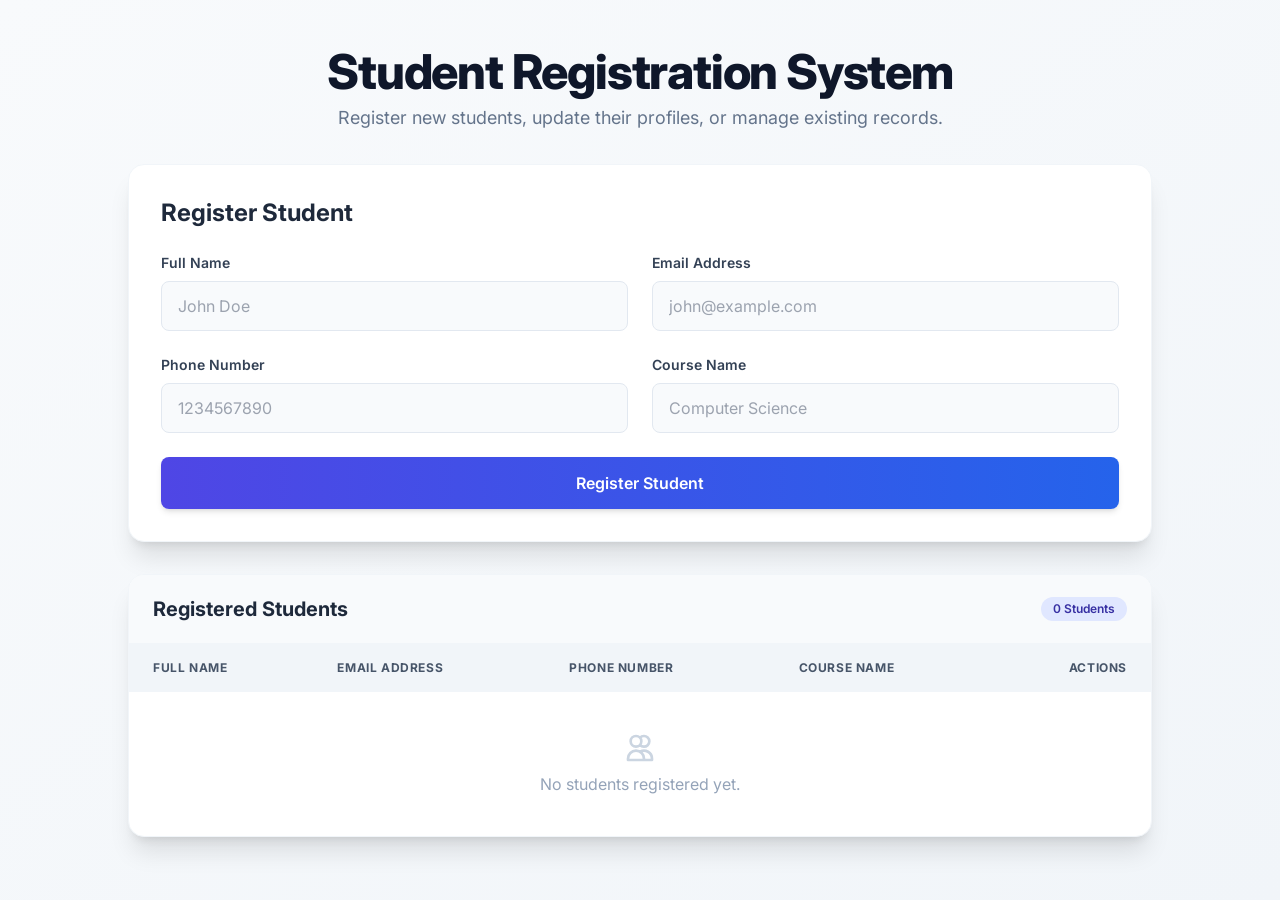
<file: Task 8/index.html>
<!DOCTYPE html>
<html lang="en">
<head>
    <meta charset="UTF-8">
    <meta name="viewport" content="width=device-width, initial-scale=1.0">
    <title>Student Registration System</title>
    <link href="https://fonts.googleapis.com/css2?family=Inter:wght@300;400;500;600;700&display=swap" rel="stylesheet">
    <link rel="stylesheet" href="style.css">
</head>
<body class="bg-gradient-to-br from-slate-50 to-slate-100 min-h-screen font-sans text-slate-800 antialiased py-12 px-4 sm:px-6 lg:px-8">
    <div class="max-w-5xl mx-auto space-y-8">
        
        <div class="text-center space-y-2">
            <h1 class="text-4xl font-extrabold tracking-tight text-slate-900 sm:text-5xl">
                Student Registration System
            </h1>
            <p class="text-lg text-slate-500 max-w-2xl mx-auto">
                Register new students, update their profiles, or manage existing records.
            </p>
        </div>

        <div class="bg-white rounded-2xl shadow-xl border border-slate-100 p-6 md:p-8">
            <h2 id="formTitle" class="text-2xl font-bold text-slate-800 mb-6">Register Student</h2>
            <form id="registrationForm" novalidate class="grid grid-cols-1 md:grid-cols-2 gap-6">
                <div>
                    <label for="fullName" class="block text-sm font-semibold text-slate-700 mb-2">Full Name</label>
                    <input type="text" id="fullName" class="w-full px-4 py-3 rounded-lg border border-slate-200 focus:outline-none focus:ring-2 focus:ring-indigo-500 focus:border-transparent transition-all bg-slate-50 focus:bg-white" placeholder="John Doe">
                    <p id="nameError" class="text-rose-500 text-xs mt-1.5 hidden">Please enter a valid full name (at least 2 characters).</p>
                </div>

                <div>
                    <label for="email" class="block text-sm font-semibold text-slate-700 mb-2">Email Address</label>
                    <input type="email" id="email" class="w-full px-4 py-3 rounded-lg border border-slate-200 focus:outline-none focus:ring-2 focus:ring-indigo-500 focus:border-transparent transition-all bg-slate-50 focus:bg-white" placeholder="john@example.com">
                    <p id="emailError" class="text-rose-500 text-xs mt-1.5 hidden">Please enter a valid email address.</p>
                </div>

                <div>
                    <label for="phone" class="block text-sm font-semibold text-slate-700 mb-2">Phone Number</label>
                    <input type="tel" id="phone" class="w-full px-4 py-3 rounded-lg border border-slate-200 focus:outline-none focus:ring-2 focus:ring-indigo-500 focus:border-transparent transition-all bg-slate-50 focus:bg-white" placeholder="1234567890">
                    <p id="phoneError" class="text-rose-500 text-xs mt-1.5 hidden">Please enter a valid 10-digit phone number.</p>
                </div>

                <div>
                    <label for="course" class="block text-sm font-semibold text-slate-700 mb-2">Course Name</label>
                    <input type="text" id="course" class="w-full px-4 py-3 rounded-lg border border-slate-200 focus:outline-none focus:ring-2 focus:ring-indigo-500 focus:border-transparent transition-all bg-slate-50 focus:bg-white" placeholder="Computer Science">
                    <p id="courseError" class="text-rose-500 text-xs mt-1.5 hidden">Please enter a course name.</p>
                </div>

                <div class="md:col-span-2">
                    <button type="submit" id="submitBtn" class="w-full py-3.5 bg-gradient-to-r from-indigo-600 to-blue-600 hover:from-indigo-700 hover:to-blue-700 text-white font-semibold rounded-lg shadow-md hover:shadow-lg transition-all transform active:scale-[0.98]">
                        Register Student
                    </button>
                </div>
            </form>
        </div>

        <div class="bg-white rounded-2xl shadow-xl border border-slate-100 overflow-hidden">
            <div class="px-6 py-5 border-b border-slate-100 flex justify-between items-center bg-slate-50">
                <h2 class="text-xl font-bold text-slate-800">Registered Students</h2>
                <span id="studentCount" class="px-3 py-1 bg-indigo-100 text-indigo-800 text-xs font-semibold rounded-full">0 Students</span>
            </div>
            
            <div class="overflow-x-auto">
                <table class="w-full min-w-[600px] border-collapse text-left">
                    <thead>
                        <tr class="bg-slate-100 text-slate-600 text-xs uppercase tracking-wider font-semibold">
                            <th class="px-6 py-4">Full Name</th>
                            <th class="px-6 py-4">Email Address</th>
                            <th class="px-6 py-4">Phone Number</th>
                            <th class="px-6 py-4">Course Name</th>
                            <th class="px-6 py-4 text-right">Actions</th>
                        </tr>
                    </thead>
                    <tbody id="studentTableBody" class="divide-y divide-slate-100">
                        <tr id="emptyRow">
                            <td colspan="5" class="px-6 py-10 text-center text-slate-400">
                                <div class="flex flex-col items-center justify-center space-y-2">
                                    <svg class="w-8 h-8 text-slate-300" fill="none" stroke="currentColor" viewBox="0 0 24 24">
                                        <path stroke-linecap="round" stroke-linejoin="round" stroke-width="2" d="M12 4.354a4 4 0 110 5.292M15 21H3v-1a6 6 0 0112 0v1zm0 0h6v-1a6 6 0 00-9-5.197M13 7a4 4 0 11-8 0 4 4 0 018 0z"></path>
                                    </svg>
                                    <span>No students registered yet.</span>
                                </div>
                            </td>
                        </tr>
                    </tbody>
                </table>
            </div>
        </div>

    </div>

    <script src="script.js"></script>
</body>
</html>
</file>
<file: Task 10/style.css>
*, ::before, ::after {
  --tw-border-spacing-x: 0;
  --tw-border-spacing-y: 0;
  --tw-translate-x: 0;
  --tw-translate-y: 0;
  --tw-rotate: 0;
  --tw-skew-x: 0;
  --tw-skew-y: 0;
  --tw-scale-x: 1;
  --tw-scale-y: 1;
  --tw-pan-x:  ;
  --tw-pan-y:  ;
  --tw-pinch-zoom:  ;
  --tw-scroll-snap-strictness: proximity;
  --tw-gradient-from-position:  ;
  --tw-gradient-via-position:  ;
  --tw-gradient-to-position:  ;
  --tw-ordinal:  ;
  --tw-slashed-zero:  ;
  --tw-numeric-figure:  ;
  --tw-numeric-spacing:  ;
  --tw-numeric-fraction:  ;
  --tw-ring-inset:  ;
  --tw-ring-offset-width: 0px;
  --tw-ring-offset-color: #fff;
  --tw-ring-color: rgb(59 130 246 / 0.5);
  --tw-ring-offset-shadow: 0 0 #0000;
  --tw-ring-shadow: 0 0 #0000;
  --tw-shadow: 0 0 #0000;
  --tw-shadow-colored: 0 0 #0000;
  --tw-blur:  ;
  --tw-brightness:  ;
  --tw-contrast:  ;
  --tw-grayscale:  ;
  --tw-hue-rotate:  ;
  --tw-invert:  ;
  --tw-saturate:  ;
  --tw-sepia:  ;
  --tw-drop-shadow:  ;
  --tw-backdrop-blur:  ;
  --tw-backdrop-brightness:  ;
  --tw-backdrop-contrast:  ;
  --tw-backdrop-grayscale:  ;
  --tw-backdrop-hue-rotate:  ;
  --tw-backdrop-invert:  ;
  --tw-backdrop-opacity:  ;
  --tw-backdrop-saturate:  ;
  --tw-backdrop-sepia:  ;
  --tw-contain-size:  ;
  --tw-contain-layout:  ;
  --tw-contain-paint:  ;
  --tw-contain-style:  ;
}

::backdrop {
  --tw-border-spacing-x: 0;
  --tw-border-spacing-y: 0;
  --tw-translate-x: 0;
  --tw-translate-y: 0;
  --tw-rotate: 0;
  --tw-skew-x: 0;
  --tw-skew-y: 0;
  --tw-scale-x: 1;
  --tw-scale-y: 1;
  --tw-pan-x:  ;
  --tw-pan-y:  ;
  --tw-pinch-zoom:  ;
  --tw-scroll-snap-strictness: proximity;
  --tw-gradient-from-position:  ;
  --tw-gradient-via-position:  ;
  --tw-gradient-to-position:  ;
  --tw-ordinal:  ;
  --tw-slashed-zero:  ;
  --tw-numeric-figure:  ;
  --tw-numeric-spacing:  ;
  --tw-numeric-fraction:  ;
  --tw-ring-inset:  ;
  --tw-ring-offset-width: 0px;
  --tw-ring-offset-color: #fff;
  --tw-ring-color: rgb(59 130 246 / 0.5);
  --tw-ring-offset-shadow: 0 0 #0000;
  --tw-ring-shadow: 0 0 #0000;
  --tw-shadow: 0 0 #0000;
  --tw-shadow-colored: 0 0 #0000;
  --tw-blur:  ;
  --tw-brightness:  ;
  --tw-contrast:  ;
  --tw-grayscale:  ;
  --tw-hue-rotate:  ;
  --tw-invert:  ;
  --tw-saturate:  ;
  --tw-sepia:  ;
  --tw-drop-shadow:  ;
  --tw-backdrop-blur:  ;
  --tw-backdrop-brightness:  ;
  --tw-backdrop-contrast:  ;
  --tw-backdrop-grayscale:  ;
  --tw-backdrop-hue-rotate:  ;
  --tw-backdrop-invert:  ;
  --tw-backdrop-opacity:  ;
  --tw-backdrop-saturate:  ;
  --tw-backdrop-sepia:  ;
  --tw-contain-size:  ;
  --tw-contain-layout:  ;
  --tw-contain-paint:  ;
  --tw-contain-style:  ;
}

/*
! tailwindcss v3.4.15 | MIT License | https://tailwindcss.com
*/

/*
1. Prevent padding and border from affecting element width. (https://github.com/mozdevs/cssremedy/issues/4)
2. Allow adding a border to an element by just adding a border-width. (https://github.com/tailwindcss/tailwindcss/pull/116)
*/

*,
::before,
::after {
  box-sizing: border-box;
  /* 1 */
  border-width: 0;
  /* 2 */
  border-style: solid;
  /* 2 */
  border-color: #e5e7eb;
  /* 2 */
}

::before,
::after {
  --tw-content: '';
}

/*
1. Use a consistent sensible line-height in all browsers.
2. Prevent adjustments of font size after orientation changes in iOS.
3. Use a more readable tab size.
4. Use the user's configured `sans` font-family by default.
5. Use the user's configured `sans` font-feature-settings by default.
6. Use the user's configured `sans` font-variation-settings by default.
7. Disable tap highlights on iOS
*/

html,
:host {
  line-height: 1.5;
  /* 1 */
  -webkit-text-size-adjust: 100%;
  /* 2 */
  -moz-tab-size: 4;
  /* 3 */
  -o-tab-size: 4;
     tab-size: 4;
  /* 3 */
  font-family: Inter, sans-serif;
  /* 4 */
  font-feature-settings: normal;
  /* 5 */
  font-variation-settings: normal;
  /* 6 */
  -webkit-tap-highlight-color: transparent;
  /* 7 */
}

/*
1. Remove the margin in all browsers.
2. Inherit line-height from `html` so users can set them as a class directly on the `html` element.
*/

body {
  margin: 0;
  /* 1 */
  line-height: inherit;
  /* 2 */
}

/*
1. Add the correct height in Firefox.
2. Correct the inheritance of border color in Firefox. (https://bugzilla.mozilla.org/show_bug.cgi?id=190655)
3. Ensure horizontal rules are visible by default.
*/

hr {
  height: 0;
  /* 1 */
  color: inherit;
  /* 2 */
  border-top-width: 1px;
  /* 3 */
}

/*
Add the correct text decoration in Chrome, Edge, and Safari.
*/

abbr:where([title]) {
  -webkit-text-decoration: underline dotted;
          text-decoration: underline dotted;
}

/*
Remove the default font size and weight for headings.
*/

h1,
h2,
h3,
h4,
h5,
h6 {
  font-size: inherit;
  font-weight: inherit;
}

/*
Reset links to optimize for opt-in styling instead of opt-out.
*/

a {
  color: inherit;
  text-decoration: inherit;
}

/*
Add the correct font weight in Edge and Safari.
*/

b,
strong {
  font-weight: bolder;
}

/*
1. Use the user's configured `mono` font-family by default.
2. Use the user's configured `mono` font-feature-settings by default.
3. Use the user's configured `mono` font-variation-settings by default.
4. Correct the odd `em` font sizing in all browsers.
*/

code,
kbd,
samp,
pre {
  font-family: ui-monospace, SFMono-Regular, Menlo, Monaco, Consolas, "Liberation Mono", "Courier New", monospace;
  /* 1 */
  font-feature-settings: normal;
  /* 2 */
  font-variation-settings: normal;
  /* 3 */
  font-size: 1em;
  /* 4 */
}

/*
Add the correct font size in all browsers.
*/

small {
  font-size: 80%;
}

/*
Prevent `sub` and `sup` elements from affecting the line height in all browsers.
*/

sub,
sup {
  font-size: 75%;
  line-height: 0;
  position: relative;
  vertical-align: baseline;
}

sub {
  bottom: -0.25em;
}

sup {
  top: -0.5em;
}

/*
1. Remove text indentation from table contents in Chrome and Safari. (https://bugs.chromium.org/p/chromium/issues/detail?id=999088, https://bugs.webkit.org/show_bug.cgi?id=201297)
2. Correct table border color inheritance in all Chrome and Safari. (https://bugs.chromium.org/p/chromium/issues/detail?id=935729, https://bugs.webkit.org/show_bug.cgi?id=195016)
3. Remove gaps between table borders by default.
*/

table {
  text-indent: 0;
  /* 1 */
  border-color: inherit;
  /* 2 */
  border-collapse: collapse;
  /* 3 */
}

/*
1. Change the font styles in all browsers.
2. Remove the margin in Firefox and Safari.
3. Remove default padding in all browsers.
*/

button,
input,
optgroup,
select,
textarea {
  font-family: inherit;
  /* 1 */
  font-feature-settings: inherit;
  /* 1 */
  font-variation-settings: inherit;
  /* 1 */
  font-size: 100%;
  /* 1 */
  font-weight: inherit;
  /* 1 */
  line-height: inherit;
  /* 1 */
  letter-spacing: inherit;
  /* 1 */
  color: inherit;
  /* 1 */
  margin: 0;
  /* 2 */
  padding: 0;
  /* 3 */
}

/*
Remove the inheritance of text transform in Edge and Firefox.
*/

button,
select {
  text-transform: none;
}

/*
1. Correct the inability to style clickable types in iOS and Safari.
2. Remove default button styles.
*/

button,
input:where([type='button']),
input:where([type='reset']),
input:where([type='submit']) {
  -webkit-appearance: button;
  /* 1 */
  background-color: transparent;
  /* 2 */
  background-image: none;
  /* 2 */
}

/*
Use the modern Firefox focus style for all focusable elements.
*/

:-moz-focusring {
  outline: auto;
}

/*
Remove the additional `:invalid` styles in Firefox. (https://github.com/mozilla/gecko-dev/blob/2f9eacd9d3d995c937b4251a5557d95d494c9be1/layout/style/res/forms.css#L728-L737)
*/

:-moz-ui-invalid {
  box-shadow: none;
}

/*
Add the correct vertical alignment in Chrome and Firefox.
*/

progress {
  vertical-align: baseline;
}

/*
Correct the cursor style of increment and decrement buttons in Safari.
*/

::-webkit-inner-spin-button,
::-webkit-outer-spin-button {
  height: auto;
}

/*
1. Correct the odd appearance in Chrome and Safari.
2. Correct the outline style in Safari.
*/

[type='search'] {
  -webkit-appearance: textfield;
  /* 1 */
  outline-offset: -2px;
  /* 2 */
}

/*
Remove the inner padding in Chrome and Safari on macOS.
*/

::-webkit-search-decoration {
  -webkit-appearance: none;
}

/*
1. Correct the inability to style clickable types in iOS and Safari.
2. Change font properties to `inherit` in Safari.
*/

::-webkit-file-upload-button {
  -webkit-appearance: button;
  /* 1 */
  font: inherit;
  /* 2 */
}

/*
Add the correct display in Chrome and Safari.
*/

summary {
  display: list-item;
}

/*
Removes the default spacing and border for appropriate elements.
*/

blockquote,
dl,
dd,
h1,
h2,
h3,
h4,
h5,
h6,
hr,
figure,
p,
pre {
  margin: 0;
}

fieldset {
  margin: 0;
  padding: 0;
}

legend {
  padding: 0;
}

ol,
ul,
menu {
  list-style: none;
  margin: 0;
  padding: 0;
}

/*
Reset default styling for dialogs.
*/

dialog {
  padding: 0;
}

/*
Prevent resizing textareas horizontally by default.
*/

textarea {
  resize: vertical;
}

/*
1. Reset the default placeholder opacity in Firefox. (https://github.com/tailwindlabs/tailwindcss/issues/3300)
2. Set the default placeholder color to the user's configured gray 400 color.
*/

input::-moz-placeholder, textarea::-moz-placeholder {
  opacity: 1;
  /* 1 */
  color: #9ca3af;
  /* 2 */
}

input::placeholder,
textarea::placeholder {
  opacity: 1;
  /* 1 */
  color: #9ca3af;
  /* 2 */
}

/*
Set the default cursor for buttons.
*/

button,
[role="button"] {
  cursor: pointer;
}

/*
Make sure disabled buttons don't get the pointer cursor.
*/

:disabled {
  cursor: default;
}

/*
1. Make replaced elements `display: block` by default. (https://github.com/mozdevs/cssremedy/issues/14)
2. Add `vertical-align: middle` to align replaced elements more sensibly by default. (https://github.com/jensimmons/cssremedy/issues/14#issuecomment-634934210)
   This can trigger a poorly considered lint error in some tools but is included by design.
*/

img,
svg,
video,
canvas,
audio,
iframe,
embed,
object {
  display: block;
  /* 1 */
  vertical-align: middle;
  /* 2 */
}

/*
Constrain images and videos to the parent width and preserve their intrinsic aspect ratio. (https://github.com/mozdevs/cssremedy/issues/14)
*/

img,
video {
  max-width: 100%;
  height: auto;
}

/* Make elements with the HTML hidden attribute stay hidden by default */

[hidden]:where(:not([hidden="until-found"])) {
  display: none;
}

.pointer-events-none {
  pointer-events: none;
}

.invisible {
  visibility: hidden;
}

.fixed {
  position: fixed;
}

.absolute {
  position: absolute;
}

.relative {
  position: relative;
}

.sticky {
  position: sticky;
}

.-inset-1\.5 {
  inset: -0.375rem;
}

.inset-0 {
  inset: 0px;
}

.inset-4 {
  inset: 1rem;
}

.inset-6 {
  inset: 1.5rem;
}

.-bottom-2 {
  bottom: -0.5rem;
}

.-bottom-3 {
  bottom: -0.75rem;
}

.-left-\[41px\] {
  left: -41px;
}

.-top-3 {
  top: -0.75rem;
}

.bottom-0 {
  bottom: 0px;
}

.bottom-1\/4 {
  bottom: 25%;
}

.bottom-10 {
  bottom: 2.5rem;
}

.bottom-\[18\%\] {
  bottom: 18%;
}

.left-0 {
  left: 0px;
}

.left-1\/2 {
  left: 50%;
}

.left-1\/4 {
  left: 25%;
}

.left-10 {
  left: 2.5rem;
}

.left-\[-16px\] {
  left: -16px;
}

.left-\[20\%\] {
  left: 20%;
}

.right-0 {
  right: 0px;
}

.right-1\/2 {
  right: 50%;
}

.right-1\/4 {
  right: 25%;
}

.right-10 {
  right: 2.5rem;
}

.right-3 {
  right: 0.75rem;
}

.right-6 {
  right: 1.5rem;
}

.right-\[-16px\] {
  right: -16px;
}

.right-\[20\%\] {
  right: 20%;
}

.top-0 {
  top: 0px;
}

.top-1\.5 {
  top: 0.375rem;
}

.top-1\/2 {
  top: 50%;
}

.top-1\/3 {
  top: 33.333333%;
}

.top-3\.5 {
  top: 0.875rem;
}

.top-6 {
  top: 1.5rem;
}

.top-\[18\%\] {
  top: 18%;
}

.top-full {
  top: 100%;
}

.z-10 {
  z-index: 10;
}

.z-40 {
  z-index: 40;
}

.z-50 {
  z-index: 50;
}

.order-last {
  order: 9999;
}

.mx-2 {
  margin-left: 0.5rem;
  margin-right: 0.5rem;
}

.mx-auto {
  margin-left: auto;
  margin-right: auto;
}

.mb-1 {
  margin-bottom: 0.25rem;
}

.mb-12 {
  margin-bottom: 3rem;
}

.mb-16 {
  margin-bottom: 4rem;
}

.mb-2 {
  margin-bottom: 0.5rem;
}

.mb-20 {
  margin-bottom: 5rem;
}

.mb-3 {
  margin-bottom: 0.75rem;
}

.mb-4 {
  margin-bottom: 1rem;
}

.mb-6 {
  margin-bottom: 1.5rem;
}

.ml-1 {
  margin-left: 0.25rem;
}

.mt-0\.5 {
  margin-top: 0.125rem;
}

.mt-1 {
  margin-top: 0.25rem;
}

.mt-1\.5 {
  margin-top: 0.375rem;
}

.mt-2 {
  margin-top: 0.5rem;
}

.mt-20 {
  margin-top: 5rem;
}

.mt-4 {
  margin-top: 1rem;
}

.mt-6 {
  margin-top: 1.5rem;
}

.mt-8 {
  margin-top: 2rem;
}

.block {
  display: block;
}

.inline-block {
  display: inline-block;
}

.flex {
  display: flex;
}

.inline-flex {
  display: inline-flex;
}

.table {
  display: table;
}

.grid {
  display: grid;
}

.hidden {
  display: none;
}

.aspect-\[4\/3\] {
  aspect-ratio: 4/3;
}

.aspect-square {
  aspect-ratio: 1 / 1;
}

.h-1 {
  height: 0.25rem;
}

.h-10 {
  height: 2.5rem;
}

.h-12 {
  height: 3rem;
}

.h-16 {
  height: 4rem;
}

.h-2 {
  height: 0.5rem;
}

.h-2\.5 {
  height: 0.625rem;
}

.h-20 {
  height: 5rem;
}

.h-24 {
  height: 6rem;
}

.h-3 {
  height: 0.75rem;
}

.h-3\.5 {
  height: 0.875rem;
}

.h-4 {
  height: 1rem;
}

.h-5 {
  height: 1.25rem;
}

.h-6 {
  height: 1.5rem;
}

.h-7 {
  height: 1.75rem;
}

.h-8 {
  height: 2rem;
}

.h-80 {
  height: 20rem;
}

.h-9 {
  height: 2.25rem;
}

.h-96 {
  height: 24rem;
}

.h-\[500px\] {
  height: 500px;
}

.h-\[70\%\] {
  height: 70%;
}

.h-full {
  height: 100%;
}

.max-h-0 {
  max-height: 0px;
}

.min-h-\[550px\] {
  min-height: 550px;
}

.min-h-\[600px\] {
  min-height: 600px;
}

.min-h-\[calc\(100vh-80px\)\] {
  min-height: calc(100vh - 80px);
}

.min-h-screen {
  min-height: 100vh;
}

.w-1\/2 {
  width: 50%;
}

.w-1\/3 {
  width: 33.333333%;
}

.w-1\/4 {
  width: 25%;
}

.w-10 {
  width: 2.5rem;
}

.w-12 {
  width: 3rem;
}

.w-16 {
  width: 4rem;
}

.w-2 {
  width: 0.5rem;
}

.w-2\.5 {
  width: 0.625rem;
}

.w-2\/3 {
  width: 66.666667%;
}

.w-24 {
  width: 6rem;
}

.w-3 {
  width: 0.75rem;
}

.w-3\.5 {
  width: 0.875rem;
}

.w-3\/4 {
  width: 75%;
}

.w-32 {
  width: 8rem;
}

.w-4 {
  width: 1rem;
}

.w-48 {
  width: 12rem;
}

.w-5 {
  width: 1.25rem;
}

.w-5\/6 {
  width: 83.333333%;
}

.w-6 {
  width: 1.5rem;
}

.w-7 {
  width: 1.75rem;
}

.w-8 {
  width: 2rem;
}

.w-80 {
  width: 20rem;
}

.w-9 {
  width: 2.25rem;
}

.w-96 {
  width: 24rem;
}

.w-\[45\%\] {
  width: 45%;
}

.w-\[50\%\] {
  width: 50%;
}

.w-\[500px\] {
  width: 500px;
}

.w-\[60\%\] {
  width: 60%;
}

.w-\[70\%\] {
  width: 70%;
}

.w-\[80\%\] {
  width: 80%;
}

.w-\[85\%\] {
  width: 85%;
}

.w-\[88\%\] {
  width: 88%;
}

.w-\[90\%\] {
  width: 90%;
}

.w-full {
  width: 100%;
}

.min-w-\[600px\] {
  min-width: 600px;
}

.max-w-2xl {
  max-width: 42rem;
}

.max-w-3xl {
  max-width: 48rem;
}

.max-w-4xl {
  max-width: 56rem;
}

.max-w-5xl {
  max-width: 64rem;
}

.max-w-7xl {
  max-width: 80rem;
}

.max-w-\[450px\] {
  max-width: 450px;
}

.max-w-md {
  max-width: 28rem;
}

.max-w-sm {
  max-width: 24rem;
}

.max-w-xl {
  max-width: 36rem;
}

.max-w-xs {
  max-width: 20rem;
}

.flex-1 {
  flex: 1 1 0%;
}

.flex-shrink-0 {
  flex-shrink: 0;
}

.shrink-0 {
  flex-shrink: 0;
}

.grow {
  flex-grow: 1;
}

.border-collapse {
  border-collapse: collapse;
}

.-translate-x-1\/2 {
  --tw-translate-x: -50%;
  transform: translate(var(--tw-translate-x), var(--tw-translate-y)) rotate(var(--tw-rotate)) skewX(var(--tw-skew-x)) skewY(var(--tw-skew-y)) scaleX(var(--tw-scale-x)) scaleY(var(--tw-scale-y));
}

.-translate-y-1\/2 {
  --tw-translate-y: -50%;
  transform: translate(var(--tw-translate-x), var(--tw-translate-y)) rotate(var(--tw-rotate)) skewX(var(--tw-skew-x)) skewY(var(--tw-skew-y)) scaleX(var(--tw-scale-x)) scaleY(var(--tw-scale-y));
}

.translate-x-1\/2 {
  --tw-translate-x: 50%;
  transform: translate(var(--tw-translate-x), var(--tw-translate-y)) rotate(var(--tw-rotate)) skewX(var(--tw-skew-x)) skewY(var(--tw-skew-y)) scaleX(var(--tw-scale-x)) scaleY(var(--tw-scale-y));
}

.translate-y-2 {
  --tw-translate-y: 0.5rem;
  transform: translate(var(--tw-translate-x), var(--tw-translate-y)) rotate(var(--tw-rotate)) skewX(var(--tw-skew-x)) skewY(var(--tw-skew-y)) scaleX(var(--tw-scale-x)) scaleY(var(--tw-scale-y));
}

.transform {
  transform: translate(var(--tw-translate-x), var(--tw-translate-y)) rotate(var(--tw-rotate)) skewX(var(--tw-skew-x)) skewY(var(--tw-skew-y)) scaleX(var(--tw-scale-x)) scaleY(var(--tw-scale-y));
}

@keyframes bounce {
  0%, 100% {
    transform: translateY(-25%);
    animation-timing-function: cubic-bezier(0.8,0,1,1);
  }

  50% {
    transform: none;
    animation-timing-function: cubic-bezier(0,0,0.2,1);
  }
}

.animate-bounce {
  animation: bounce 1s infinite;
}

@keyframes pulse {
  50% {
    opacity: .5;
  }
}

.animate-pulse {
  animation: pulse 2s cubic-bezier(0.4, 0, 0.6, 1) infinite;
}

@keyframes spin {
  to {
    transform: rotate(360deg);
  }
}

.animate-spin {
  animation: spin 1s linear infinite;
}

.cursor-pointer {
  cursor: pointer;
}

.select-none {
  -webkit-user-select: none;
     -moz-user-select: none;
          user-select: none;
}

.scroll-mt-20 {
  scroll-margin-top: 5rem;
}

.grid-cols-1 {
  grid-template-columns: repeat(1, minmax(0, 1fr));
}

.grid-cols-2 {
  grid-template-columns: repeat(2, minmax(0, 1fr));
}

.grid-cols-3 {
  grid-template-columns: repeat(3, minmax(0, 1fr));
}

.flex-col {
  flex-direction: column;
}

.flex-wrap {
  flex-wrap: wrap;
}

.items-start {
  align-items: flex-start;
}

.items-center {
  align-items: center;
}

.items-stretch {
  align-items: stretch;
}

.justify-end {
  justify-content: flex-end;
}

.justify-center {
  justify-content: center;
}

.justify-between {
  justify-content: space-between;
}

.gap-1 {
  gap: 0.25rem;
}

.gap-1\.5 {
  gap: 0.375rem;
}

.gap-12 {
  gap: 3rem;
}

.gap-16 {
  gap: 4rem;
}

.gap-2 {
  gap: 0.5rem;
}

.gap-3 {
  gap: 0.75rem;
}

.gap-4 {
  gap: 1rem;
}

.gap-6 {
  gap: 1.5rem;
}

.gap-8 {
  gap: 2rem;
}

.space-y-1 > :not([hidden]) ~ :not([hidden]) {
  --tw-space-y-reverse: 0;
  margin-top: calc(0.25rem * calc(1 - var(--tw-space-y-reverse)));
  margin-bottom: calc(0.25rem * var(--tw-space-y-reverse));
}

.space-y-1\.5 > :not([hidden]) ~ :not([hidden]) {
  --tw-space-y-reverse: 0;
  margin-top: calc(0.375rem * calc(1 - var(--tw-space-y-reverse)));
  margin-bottom: calc(0.375rem * var(--tw-space-y-reverse));
}

.space-y-2 > :not([hidden]) ~ :not([hidden]) {
  --tw-space-y-reverse: 0;
  margin-top: calc(0.5rem * calc(1 - var(--tw-space-y-reverse)));
  margin-bottom: calc(0.5rem * var(--tw-space-y-reverse));
}

.space-y-2\.5 > :not([hidden]) ~ :not([hidden]) {
  --tw-space-y-reverse: 0;
  margin-top: calc(0.625rem * calc(1 - var(--tw-space-y-reverse)));
  margin-bottom: calc(0.625rem * var(--tw-space-y-reverse));
}

.space-y-3 > :not([hidden]) ~ :not([hidden]) {
  --tw-space-y-reverse: 0;
  margin-top: calc(0.75rem * calc(1 - var(--tw-space-y-reverse)));
  margin-bottom: calc(0.75rem * var(--tw-space-y-reverse));
}

.space-y-4 > :not([hidden]) ~ :not([hidden]) {
  --tw-space-y-reverse: 0;
  margin-top: calc(1rem * calc(1 - var(--tw-space-y-reverse)));
  margin-bottom: calc(1rem * var(--tw-space-y-reverse));
}

.space-y-5 > :not([hidden]) ~ :not([hidden]) {
  --tw-space-y-reverse: 0;
  margin-top: calc(1.25rem * calc(1 - var(--tw-space-y-reverse)));
  margin-bottom: calc(1.25rem * var(--tw-space-y-reverse));
}

.space-y-6 > :not([hidden]) ~ :not([hidden]) {
  --tw-space-y-reverse: 0;
  margin-top: calc(1.5rem * calc(1 - var(--tw-space-y-reverse)));
  margin-bottom: calc(1.5rem * var(--tw-space-y-reverse));
}

.space-y-8 > :not([hidden]) ~ :not([hidden]) {
  --tw-space-y-reverse: 0;
  margin-top: calc(2rem * calc(1 - var(--tw-space-y-reverse)));
  margin-bottom: calc(2rem * var(--tw-space-y-reverse));
}

.divide-y > :not([hidden]) ~ :not([hidden]) {
  --tw-divide-y-reverse: 0;
  border-top-width: calc(1px * calc(1 - var(--tw-divide-y-reverse)));
  border-bottom-width: calc(1px * var(--tw-divide-y-reverse));
}

.divide-slate-100 > :not([hidden]) ~ :not([hidden]) {
  --tw-divide-opacity: 1;
  border-color: rgb(241 245 249 / var(--tw-divide-opacity, 1));
}

.overflow-hidden {
  overflow: hidden;
}

.overflow-x-auto {
  overflow-x: auto;
}

.overflow-x-hidden {
  overflow-x: hidden;
}

.scroll-smooth {
  scroll-behavior: smooth;
}

.truncate {
  overflow: hidden;
  text-overflow: ellipsis;
  white-space: nowrap;
}

.rounded {
  border-radius: 0.25rem;
}

.rounded-2xl {
  border-radius: 1rem;
}

.rounded-full {
  border-radius: 9999px;
}

.rounded-lg {
  border-radius: 0.5rem;
}

.rounded-md {
  border-radius: 0.375rem;
}

.rounded-xl {
  border-radius: 0.75rem;
}

.border {
  border-width: 1px;
}

.border-2 {
  border-width: 2px;
}

.border-b {
  border-bottom-width: 1px;
}

.border-l {
  border-left-width: 1px;
}

.border-r {
  border-right-width: 1px;
}

.border-r-2 {
  border-right-width: 2px;
}

.border-t {
  border-top-width: 1px;
}

.border-dashed {
  border-style: dashed;
}

.border-\[\#0b1120\] {
  --tw-border-opacity: 1;
  border-color: rgb(11 17 32 / var(--tw-border-opacity, 1));
}

.border-amber-500\/20 {
  border-color: rgb(245 158 11 / 0.2);
}

.border-blue-100 {
  --tw-border-opacity: 1;
  border-color: rgb(219 234 254 / var(--tw-border-opacity, 1));
}

.border-blue-200 {
  --tw-border-opacity: 1;
  border-color: rgb(191 219 254 / var(--tw-border-opacity, 1));
}

.border-blue-300 {
  --tw-border-opacity: 1;
  border-color: rgb(147 197 253 / var(--tw-border-opacity, 1));
}

.border-blue-400 {
  --tw-border-opacity: 1;
  border-color: rgb(96 165 250 / var(--tw-border-opacity, 1));
}

.border-blue-900 {
  --tw-border-opacity: 1;
  border-color: rgb(30 58 138 / var(--tw-border-opacity, 1));
}

.border-blue-900\/40 {
  border-color: rgb(30 58 138 / 0.4);
}

.border-blue-900\/60 {
  border-color: rgb(30 58 138 / 0.6);
}

.border-brandBlue {
  --tw-border-opacity: 1;
  border-color: rgb(79 156 249 / var(--tw-border-opacity, 1));
}

.border-brandBlue\/35 {
  border-color: rgb(79 156 249 / 0.35);
}

.border-cyan-400 {
  --tw-border-opacity: 1;
  border-color: rgb(34 211 238 / var(--tw-border-opacity, 1));
}

.border-cyan-500 {
  --tw-border-opacity: 1;
  border-color: rgb(6 182 212 / var(--tw-border-opacity, 1));
}

.border-cyan-500\/20 {
  border-color: rgb(6 182 212 / 0.2);
}

.border-cyan-500\/30 {
  border-color: rgb(6 182 212 / 0.3);
}

.border-cyan-900\/40 {
  border-color: rgb(22 78 99 / 0.4);
}

.border-emerald-200 {
  --tw-border-opacity: 1;
  border-color: rgb(167 243 208 / var(--tw-border-opacity, 1));
}

.border-emerald-500 {
  --tw-border-opacity: 1;
  border-color: rgb(16 185 129 / var(--tw-border-opacity, 1));
}

.border-emerald-500\/20 {
  border-color: rgb(16 185 129 / 0.2);
}

.border-gray-100 {
  --tw-border-opacity: 1;
  border-color: rgb(243 244 246 / var(--tw-border-opacity, 1));
}

.border-gray-200 {
  --tw-border-opacity: 1;
  border-color: rgb(229 231 235 / var(--tw-border-opacity, 1));
}

.border-gray-200\/80 {
  border-color: rgb(229 231 235 / 0.8);
}

.border-indigo-500 {
  --tw-border-opacity: 1;
  border-color: rgb(99 102 241 / var(--tw-border-opacity, 1));
}

.border-indigo-500\/20 {
  border-color: rgb(99 102 241 / 0.2);
}

.border-indigo-900\/40 {
  border-color: rgb(49 46 129 / 0.4);
}

.border-red-500 {
  --tw-border-opacity: 1;
  border-color: rgb(239 68 68 / var(--tw-border-opacity, 1));
}

.border-slate-100 {
  --tw-border-opacity: 1;
  border-color: rgb(241 245 249 / var(--tw-border-opacity, 1));
}

.border-slate-200 {
  --tw-border-opacity: 1;
  border-color: rgb(226 232 240 / var(--tw-border-opacity, 1));
}

.border-slate-700 {
  --tw-border-opacity: 1;
  border-color: rgb(51 65 85 / var(--tw-border-opacity, 1));
}

.border-slate-700\/60 {
  border-color: rgb(51 65 85 / 0.6);
}

.border-slate-800 {
  --tw-border-opacity: 1;
  border-color: rgb(30 41 59 / var(--tw-border-opacity, 1));
}

.border-slate-800\/40 {
  border-color: rgb(30 41 59 / 0.4);
}

.border-slate-800\/50 {
  border-color: rgb(30 41 59 / 0.5);
}

.border-slate-800\/60 {
  border-color: rgb(30 41 59 / 0.6);
}

.border-slate-800\/80 {
  border-color: rgb(30 41 59 / 0.8);
}

.border-transparent {
  border-color: transparent;
}

.border-white {
  --tw-border-opacity: 1;
  border-color: rgb(255 255 255 / var(--tw-border-opacity, 1));
}

.border-white\/20 {
  border-color: rgb(255 255 255 / 0.2);
}

.border-white\/30 {
  border-color: rgb(255 255 255 / 0.3);
}

.border-yellow-200 {
  --tw-border-opacity: 1;
  border-color: rgb(254 240 138 / var(--tw-border-opacity, 1));
}

.border-t-transparent {
  border-top-color: transparent;
}

.bg-\[\#0b1120\] {
  --tw-bg-opacity: 1;
  background-color: rgb(11 17 32 / var(--tw-bg-opacity, 1));
}

.bg-\[\#0b1120\]\/80 {
  background-color: rgb(11 17 32 / 0.8);
}

.bg-\[\#0b1120\]\/95 {
  background-color: rgb(11 17 32 / 0.95);
}

.bg-\[\#27c93f\] {
  --tw-bg-opacity: 1;
  background-color: rgb(39 201 63 / var(--tw-bg-opacity, 1));
}

.bg-\[\#ff5f56\] {
  --tw-bg-opacity: 1;
  background-color: rgb(255 95 86 / var(--tw-bg-opacity, 1));
}

.bg-\[\#ffbd2e\] {
  --tw-bg-opacity: 1;
  background-color: rgb(255 189 46 / var(--tw-bg-opacity, 1));
}

.bg-amber-500\/10 {
  background-color: rgb(245 158 11 / 0.1);
}

.bg-blue-100 {
  --tw-bg-opacity: 1;
  background-color: rgb(219 234 254 / var(--tw-bg-opacity, 1));
}

.bg-blue-500 {
  --tw-bg-opacity: 1;
  background-color: rgb(59 130 246 / var(--tw-bg-opacity, 1));
}

.bg-brandBlue {
  --tw-bg-opacity: 1;
  background-color: rgb(79 156 249 / var(--tw-bg-opacity, 1));
}

.bg-brandBlue\/20 {
  background-color: rgb(79 156 249 / 0.2);
}

.bg-brandDark {
  --tw-bg-opacity: 1;
  background-color: rgb(4 56 115 / var(--tw-bg-opacity, 1));
}

.bg-brandLightBlue\/95 {
  background-color: rgb(196 222 253 / 0.95);
}

.bg-brandYellow {
  --tw-bg-opacity: 1;
  background-color: rgb(255 228 146 / var(--tw-bg-opacity, 1));
}

.bg-cyan-400 {
  --tw-bg-opacity: 1;
  background-color: rgb(34 211 238 / var(--tw-bg-opacity, 1));
}

.bg-cyan-500 {
  --tw-bg-opacity: 1;
  background-color: rgb(6 182 212 / var(--tw-bg-opacity, 1));
}

.bg-cyan-500\/10 {
  background-color: rgb(6 182 212 / 0.1);
}

.bg-cyan-500\/5 {
  background-color: rgb(6 182 212 / 0.05);
}

.bg-cyan-950\/20 {
  background-color: rgb(8 51 68 / 0.2);
}

.bg-cyan-950\/30 {
  background-color: rgb(8 51 68 / 0.3);
}

.bg-emerald-100 {
  --tw-bg-opacity: 1;
  background-color: rgb(209 250 229 / var(--tw-bg-opacity, 1));
}

.bg-emerald-400 {
  --tw-bg-opacity: 1;
  background-color: rgb(52 211 153 / var(--tw-bg-opacity, 1));
}

.bg-emerald-500\/10 {
  background-color: rgb(16 185 129 / 0.1);
}

.bg-gray-100 {
  --tw-bg-opacity: 1;
  background-color: rgb(243 244 246 / var(--tw-bg-opacity, 1));
}

.bg-gray-200 {
  --tw-bg-opacity: 1;
  background-color: rgb(229 231 235 / var(--tw-bg-opacity, 1));
}

.bg-gray-300 {
  --tw-bg-opacity: 1;
  background-color: rgb(209 213 219 / var(--tw-bg-opacity, 1));
}

.bg-gray-50 {
  --tw-bg-opacity: 1;
  background-color: rgb(249 250 251 / var(--tw-bg-opacity, 1));
}

.bg-green-400 {
  --tw-bg-opacity: 1;
  background-color: rgb(74 222 128 / var(--tw-bg-opacity, 1));
}

.bg-indigo-100 {
  --tw-bg-opacity: 1;
  background-color: rgb(224 231 255 / var(--tw-bg-opacity, 1));
}

.bg-indigo-400 {
  --tw-bg-opacity: 1;
  background-color: rgb(129 140 248 / var(--tw-bg-opacity, 1));
}

.bg-indigo-500 {
  --tw-bg-opacity: 1;
  background-color: rgb(99 102 241 / var(--tw-bg-opacity, 1));
}

.bg-indigo-500\/10 {
  background-color: rgb(99 102 241 / 0.1);
}

.bg-indigo-500\/5 {
  background-color: rgb(99 102 241 / 0.05);
}

.bg-indigo-950\/30 {
  background-color: rgb(30 27 75 / 0.3);
}

.bg-purple-400 {
  --tw-bg-opacity: 1;
  background-color: rgb(192 132 252 / var(--tw-bg-opacity, 1));
}

.bg-red-400 {
  --tw-bg-opacity: 1;
  background-color: rgb(248 113 113 / var(--tw-bg-opacity, 1));
}

.bg-slate-100 {
  --tw-bg-opacity: 1;
  background-color: rgb(241 245 249 / var(--tw-bg-opacity, 1));
}

.bg-slate-50 {
  --tw-bg-opacity: 1;
  background-color: rgb(248 250 252 / var(--tw-bg-opacity, 1));
}

.bg-slate-800 {
  --tw-bg-opacity: 1;
  background-color: rgb(30 41 59 / var(--tw-bg-opacity, 1));
}

.bg-slate-800\/30 {
  background-color: rgb(30 41 59 / 0.3);
}

.bg-slate-900\/20 {
  background-color: rgb(15 23 42 / 0.2);
}

.bg-slate-900\/40 {
  background-color: rgb(15 23 42 / 0.4);
}

.bg-slate-900\/80 {
  background-color: rgb(15 23 42 / 0.8);
}

.bg-slate-950 {
  --tw-bg-opacity: 1;
  background-color: rgb(2 6 23 / var(--tw-bg-opacity, 1));
}

.bg-slate-950\/40 {
  background-color: rgb(2 6 23 / 0.4);
}

.bg-slate-950\/80 {
  background-color: rgb(2 6 23 / 0.8);
}

.bg-transparent {
  background-color: transparent;
}

.bg-white {
  --tw-bg-opacity: 1;
  background-color: rgb(255 255 255 / var(--tw-bg-opacity, 1));
}

.bg-white\/20 {
  background-color: rgb(255 255 255 / 0.2);
}

.bg-white\/70 {
  background-color: rgb(255 255 255 / 0.7);
}

.bg-yellow-100 {
  --tw-bg-opacity: 1;
  background-color: rgb(254 249 195 / var(--tw-bg-opacity, 1));
}

.bg-yellow-400 {
  --tw-bg-opacity: 1;
  background-color: rgb(250 204 21 / var(--tw-bg-opacity, 1));
}

.bg-gradient-to-br {
  background-image: linear-gradient(to bottom right, var(--tw-gradient-stops));
}

.bg-gradient-to-r {
  background-image: linear-gradient(to right, var(--tw-gradient-stops));
}

.from-cyan-400 {
  --tw-gradient-from: #22d3ee var(--tw-gradient-from-position);
  --tw-gradient-to: rgb(34 211 238 / 0) var(--tw-gradient-to-position);
  --tw-gradient-stops: var(--tw-gradient-from), var(--tw-gradient-to);
}

.from-indigo-400 {
  --tw-gradient-from: #818cf8 var(--tw-gradient-from-position);
  --tw-gradient-to: rgb(129 140 248 / 0) var(--tw-gradient-to-position);
  --tw-gradient-stops: var(--tw-gradient-from), var(--tw-gradient-to);
}

.from-indigo-500 {
  --tw-gradient-from: #6366f1 var(--tw-gradient-from-position);
  --tw-gradient-to: rgb(99 102 241 / 0) var(--tw-gradient-to-position);
  --tw-gradient-stops: var(--tw-gradient-from), var(--tw-gradient-to);
}

.from-indigo-600 {
  --tw-gradient-from: #4f46e5 var(--tw-gradient-from-position);
  --tw-gradient-to: rgb(79 70 229 / 0) var(--tw-gradient-to-position);
  --tw-gradient-stops: var(--tw-gradient-from), var(--tw-gradient-to);
}

.from-slate-50 {
  --tw-gradient-from: #f8fafc var(--tw-gradient-from-position);
  --tw-gradient-to: rgb(248 250 252 / 0) var(--tw-gradient-to-position);
  --tw-gradient-stops: var(--tw-gradient-from), var(--tw-gradient-to);
}

.via-cyan-400 {
  --tw-gradient-to: rgb(34 211 238 / 0)  var(--tw-gradient-to-position);
  --tw-gradient-stops: var(--tw-gradient-from), #22d3ee var(--tw-gradient-via-position), var(--tw-gradient-to);
}

.via-indigo-400 {
  --tw-gradient-to: rgb(129 140 248 / 0)  var(--tw-gradient-to-position);
  --tw-gradient-stops: var(--tw-gradient-from), #818cf8 var(--tw-gradient-via-position), var(--tw-gradient-to);
}

.to-blue-600 {
  --tw-gradient-to: #2563eb var(--tw-gradient-to-position);
}

.to-cyan-400 {
  --tw-gradient-to: #22d3ee var(--tw-gradient-to-position);
}

.to-cyan-500 {
  --tw-gradient-to: #06b6d4 var(--tw-gradient-to-position);
}

.to-indigo-400 {
  --tw-gradient-to: #818cf8 var(--tw-gradient-to-position);
}

.to-indigo-500 {
  --tw-gradient-to: #6366f1 var(--tw-gradient-to-position);
}

.to-slate-100 {
  --tw-gradient-to: #f1f5f9 var(--tw-gradient-to-position);
}

.bg-clip-text {
  -webkit-background-clip: text;
          background-clip: text;
}

.fill-current {
  fill: currentColor;
}

.p-2 {
  padding: 0.5rem;
}

.p-3 {
  padding: 0.75rem;
}

.p-4 {
  padding: 1rem;
}

.p-6 {
  padding: 1.5rem;
}

.p-8 {
  padding: 2rem;
}

.px-12 {
  padding-left: 3rem;
  padding-right: 3rem;
}

.px-2 {
  padding-left: 0.5rem;
  padding-right: 0.5rem;
}

.px-2\.5 {
  padding-left: 0.625rem;
  padding-right: 0.625rem;
}

.px-3 {
  padding-left: 0.75rem;
  padding-right: 0.75rem;
}

.px-4 {
  padding-left: 1rem;
  padding-right: 1rem;
}

.px-5 {
  padding-left: 1.25rem;
  padding-right: 1.25rem;
}

.px-6 {
  padding-left: 1.5rem;
  padding-right: 1.5rem;
}

.px-8 {
  padding-left: 2rem;
  padding-right: 2rem;
}

.py-0\.5 {
  padding-top: 0.125rem;
  padding-bottom: 0.125rem;
}

.py-1 {
  padding-top: 0.25rem;
  padding-bottom: 0.25rem;
}

.py-1\.5 {
  padding-top: 0.375rem;
  padding-bottom: 0.375rem;
}

.py-10 {
  padding-top: 2.5rem;
  padding-bottom: 2.5rem;
}

.py-12 {
  padding-top: 3rem;
  padding-bottom: 3rem;
}

.py-2 {
  padding-top: 0.5rem;
  padding-bottom: 0.5rem;
}

.py-2\.5 {
  padding-top: 0.625rem;
  padding-bottom: 0.625rem;
}

.py-20 {
  padding-top: 5rem;
  padding-bottom: 5rem;
}

.py-24 {
  padding-top: 6rem;
  padding-bottom: 6rem;
}

.py-3 {
  padding-top: 0.75rem;
  padding-bottom: 0.75rem;
}

.py-3\.5 {
  padding-top: 0.875rem;
  padding-bottom: 0.875rem;
}

.py-4 {
  padding-top: 1rem;
  padding-bottom: 1rem;
}

.py-5 {
  padding-top: 1.25rem;
  padding-bottom: 1.25rem;
}

.py-6 {
  padding-top: 1.5rem;
  padding-bottom: 1.5rem;
}

.pb-16 {
  padding-bottom: 4rem;
}

.pb-3 {
  padding-bottom: 0.75rem;
}

.pb-4 {
  padding-bottom: 1rem;
}

.pb-8 {
  padding-bottom: 2rem;
}

.pl-12 {
  padding-left: 3rem;
}

.pl-2 {
  padding-left: 0.5rem;
}

.pl-4 {
  padding-left: 1rem;
}

.pl-8 {
  padding-left: 2rem;
}

.pr-1 {
  padding-right: 0.25rem;
}

.pr-4 {
  padding-right: 1rem;
}

.pt-2 {
  padding-top: 0.5rem;
}

.pt-20 {
  padding-top: 5rem;
}

.pt-3 {
  padding-top: 0.75rem;
}

.pt-4 {
  padding-top: 1rem;
}

.pt-6 {
  padding-top: 1.5rem;
}

.pt-8 {
  padding-top: 2rem;
}

.text-left {
  text-align: left;
}

.text-center {
  text-align: center;
}

.text-right {
  text-align: right;
}

.font-mono {
  font-family: ui-monospace, SFMono-Regular, Menlo, Monaco, Consolas, "Liberation Mono", "Courier New", monospace;
}

.font-sans {
  font-family: Inter, sans-serif;
}

.text-2xl {
  font-size: 1.5rem;
  line-height: 2rem;
}

.text-3xl {
  font-size: 1.875rem;
  line-height: 2.25rem;
}

.text-4xl {
  font-size: 2.25rem;
  line-height: 2.5rem;
}

.text-5xl {
  font-size: 3rem;
  line-height: 1;
}

.text-\[10px\] {
  font-size: 10px;
}

.text-\[11px\] {
  font-size: 11px;
}

.text-\[9px\] {
  font-size: 9px;
}

.text-base {
  font-size: 1rem;
  line-height: 1.5rem;
}

.text-lg {
  font-size: 1.125rem;
  line-height: 1.75rem;
}

.text-sm {
  font-size: 0.875rem;
  line-height: 1.25rem;
}

.text-xl {
  font-size: 1.25rem;
  line-height: 1.75rem;
}

.text-xs {
  font-size: 0.75rem;
  line-height: 1rem;
}

.font-black {
  font-weight: 900;
}

.font-bold {
  font-weight: 700;
}

.font-extrabold {
  font-weight: 800;
}

.font-light {
  font-weight: 300;
}

.font-medium {
  font-weight: 500;
}

.font-semibold {
  font-weight: 600;
}

.uppercase {
  text-transform: uppercase;
}

.leading-none {
  line-height: 1;
}

.leading-relaxed {
  line-height: 1.625;
}

.leading-tight {
  line-height: 1.25;
}

.tracking-tight {
  letter-spacing: -0.025em;
}

.tracking-wide {
  letter-spacing: 0.025em;
}

.tracking-wider {
  letter-spacing: 0.05em;
}

.tracking-widest {
  letter-spacing: 0.1em;
}

.text-\[\#0b1120\] {
  --tw-text-opacity: 1;
  color: rgb(11 17 32 / var(--tw-text-opacity, 1));
}

.text-amber-400 {
  --tw-text-opacity: 1;
  color: rgb(251 191 36 / var(--tw-text-opacity, 1));
}

.text-black {
  --tw-text-opacity: 1;
  color: rgb(0 0 0 / var(--tw-text-opacity, 1));
}

.text-blue-100 {
  --tw-text-opacity: 1;
  color: rgb(219 234 254 / var(--tw-text-opacity, 1));
}

.text-blue-100\/60 {
  color: rgb(219 234 254 / 0.6);
}

.text-blue-100\/70 {
  color: rgb(219 234 254 / 0.7);
}

.text-blue-100\/80 {
  color: rgb(219 234 254 / 0.8);
}

.text-blue-200 {
  --tw-text-opacity: 1;
  color: rgb(191 219 254 / var(--tw-text-opacity, 1));
}

.text-blue-200\/60 {
  color: rgb(191 219 254 / 0.6);
}

.text-blue-200\/80 {
  color: rgb(191 219 254 / 0.8);
}

.text-blue-300 {
  --tw-text-opacity: 1;
  color: rgb(147 197 253 / var(--tw-text-opacity, 1));
}

.text-blue-400 {
  --tw-text-opacity: 1;
  color: rgb(96 165 250 / var(--tw-text-opacity, 1));
}

.text-blue-50 {
  --tw-text-opacity: 1;
  color: rgb(239 246 255 / var(--tw-text-opacity, 1));
}

.text-brandBlue {
  --tw-text-opacity: 1;
  color: rgb(79 156 249 / var(--tw-text-opacity, 1));
}

.text-brandDark {
  --tw-text-opacity: 1;
  color: rgb(4 56 115 / var(--tw-text-opacity, 1));
}

.text-brandDarkNavy {
  --tw-text-opacity: 1;
  color: rgb(7 44 84 / var(--tw-text-opacity, 1));
}

.text-brandTextGray {
  --tw-text-opacity: 1;
  color: rgb(108 117 125 / var(--tw-text-opacity, 1));
}

.text-brandYellow {
  --tw-text-opacity: 1;
  color: rgb(255 228 146 / var(--tw-text-opacity, 1));
}

.text-cyan-400 {
  --tw-text-opacity: 1;
  color: rgb(34 211 238 / var(--tw-text-opacity, 1));
}

.text-cyan-400\/80 {
  color: rgb(34 211 238 / 0.8);
}

.text-cyan-500 {
  --tw-text-opacity: 1;
  color: rgb(6 182 212 / var(--tw-text-opacity, 1));
}

.text-emerald-400 {
  --tw-text-opacity: 1;
  color: rgb(52 211 153 / var(--tw-text-opacity, 1));
}

.text-emerald-500 {
  --tw-text-opacity: 1;
  color: rgb(16 185 129 / var(--tw-text-opacity, 1));
}

.text-gray-400 {
  --tw-text-opacity: 1;
  color: rgb(156 163 175 / var(--tw-text-opacity, 1));
}

.text-gray-500 {
  --tw-text-opacity: 1;
  color: rgb(107 114 128 / var(--tw-text-opacity, 1));
}

.text-gray-600 {
  --tw-text-opacity: 1;
  color: rgb(75 85 99 / var(--tw-text-opacity, 1));
}

.text-gray-700 {
  --tw-text-opacity: 1;
  color: rgb(55 65 81 / var(--tw-text-opacity, 1));
}

.text-gray-800 {
  --tw-text-opacity: 1;
  color: rgb(31 41 55 / var(--tw-text-opacity, 1));
}

.text-gray-900 {
  --tw-text-opacity: 1;
  color: rgb(17 24 39 / var(--tw-text-opacity, 1));
}

.text-green-400 {
  --tw-text-opacity: 1;
  color: rgb(74 222 128 / var(--tw-text-opacity, 1));
}

.text-indigo-300 {
  --tw-text-opacity: 1;
  color: rgb(165 180 252 / var(--tw-text-opacity, 1));
}

.text-indigo-400 {
  --tw-text-opacity: 1;
  color: rgb(129 140 248 / var(--tw-text-opacity, 1));
}

.text-indigo-800 {
  --tw-text-opacity: 1;
  color: rgb(55 48 163 / var(--tw-text-opacity, 1));
}

.text-pink-500 {
  --tw-text-opacity: 1;
  color: rgb(236 72 153 / var(--tw-text-opacity, 1));
}

.text-purple-500 {
  --tw-text-opacity: 1;
  color: rgb(168 85 247 / var(--tw-text-opacity, 1));
}

.text-red-500 {
  --tw-text-opacity: 1;
  color: rgb(239 68 68 / var(--tw-text-opacity, 1));
}

.text-rose-500 {
  --tw-text-opacity: 1;
  color: rgb(244 63 94 / var(--tw-text-opacity, 1));
}

.text-slate-100 {
  --tw-text-opacity: 1;
  color: rgb(241 245 249 / var(--tw-text-opacity, 1));
}

.text-slate-200 {
  --tw-text-opacity: 1;
  color: rgb(226 232 240 / var(--tw-text-opacity, 1));
}

.text-slate-300 {
  --tw-text-opacity: 1;
  color: rgb(203 213 225 / var(--tw-text-opacity, 1));
}

.text-slate-400 {
  --tw-text-opacity: 1;
  color: rgb(148 163 184 / var(--tw-text-opacity, 1));
}

.text-slate-500 {
  --tw-text-opacity: 1;
  color: rgb(100 116 139 / var(--tw-text-opacity, 1));
}

.text-slate-600 {
  --tw-text-opacity: 1;
  color: rgb(71 85 105 / var(--tw-text-opacity, 1));
}

.text-slate-700 {
  --tw-text-opacity: 1;
  color: rgb(51 65 85 / var(--tw-text-opacity, 1));
}

.text-slate-800 {
  --tw-text-opacity: 1;
  color: rgb(30 41 59 / var(--tw-text-opacity, 1));
}

.text-slate-900 {
  --tw-text-opacity: 1;
  color: rgb(15 23 42 / var(--tw-text-opacity, 1));
}

.text-transparent {
  color: transparent;
}

.text-white {
  --tw-text-opacity: 1;
  color: rgb(255 255 255 / var(--tw-text-opacity, 1));
}

.text-white\/60 {
  color: rgb(255 255 255 / 0.6);
}

.text-white\/80 {
  color: rgb(255 255 255 / 0.8);
}

.text-yellow-500 {
  --tw-text-opacity: 1;
  color: rgb(234 179 8 / var(--tw-text-opacity, 1));
}

.antialiased {
  -webkit-font-smoothing: antialiased;
  -moz-osx-font-smoothing: grayscale;
}

.placeholder-slate-600::-moz-placeholder {
  --tw-placeholder-opacity: 1;
  color: rgb(71 85 105 / var(--tw-placeholder-opacity, 1));
}

.placeholder-slate-600::placeholder {
  --tw-placeholder-opacity: 1;
  color: rgb(71 85 105 / var(--tw-placeholder-opacity, 1));
}

.opacity-0 {
  opacity: 0;
}

.opacity-10 {
  opacity: 0.1;
}

.opacity-15 {
  opacity: 0.15;
}

.opacity-30 {
  opacity: 0.3;
}

.opacity-60 {
  opacity: 0.6;
}

.shadow {
  --tw-shadow: 0 1px 3px 0 rgb(0 0 0 / 0.1), 0 1px 2px -1px rgb(0 0 0 / 0.1);
  --tw-shadow-colored: 0 1px 3px 0 var(--tw-shadow-color), 0 1px 2px -1px var(--tw-shadow-color);
  box-shadow: var(--tw-ring-offset-shadow, 0 0 #0000), var(--tw-ring-shadow, 0 0 #0000), var(--tw-shadow);
}

.shadow-2xl {
  --tw-shadow: 0 25px 50px -12px rgb(0 0 0 / 0.25);
  --tw-shadow-colored: 0 25px 50px -12px var(--tw-shadow-color);
  box-shadow: var(--tw-ring-offset-shadow, 0 0 #0000), var(--tw-ring-shadow, 0 0 #0000), var(--tw-shadow);
}

.shadow-inner {
  --tw-shadow: inset 0 2px 4px 0 rgb(0 0 0 / 0.05);
  --tw-shadow-colored: inset 0 2px 4px 0 var(--tw-shadow-color);
  box-shadow: var(--tw-ring-offset-shadow, 0 0 #0000), var(--tw-ring-shadow, 0 0 #0000), var(--tw-shadow);
}

.shadow-lg {
  --tw-shadow: 0 10px 15px -3px rgb(0 0 0 / 0.1), 0 4px 6px -4px rgb(0 0 0 / 0.1);
  --tw-shadow-colored: 0 10px 15px -3px var(--tw-shadow-color), 0 4px 6px -4px var(--tw-shadow-color);
  box-shadow: var(--tw-ring-offset-shadow, 0 0 #0000), var(--tw-ring-shadow, 0 0 #0000), var(--tw-shadow);
}

.shadow-md {
  --tw-shadow: 0 4px 6px -1px rgb(0 0 0 / 0.1), 0 2px 4px -2px rgb(0 0 0 / 0.1);
  --tw-shadow-colored: 0 4px 6px -1px var(--tw-shadow-color), 0 2px 4px -2px var(--tw-shadow-color);
  box-shadow: var(--tw-ring-offset-shadow, 0 0 #0000), var(--tw-ring-shadow, 0 0 #0000), var(--tw-shadow);
}

.shadow-xl {
  --tw-shadow: 0 20px 25px -5px rgb(0 0 0 / 0.1), 0 8px 10px -6px rgb(0 0 0 / 0.1);
  --tw-shadow-colored: 0 20px 25px -5px var(--tw-shadow-color), 0 8px 10px -6px var(--tw-shadow-color);
  box-shadow: var(--tw-ring-offset-shadow, 0 0 #0000), var(--tw-ring-shadow, 0 0 #0000), var(--tw-shadow);
}

.shadow-blue-500\/20 {
  --tw-shadow-color: rgb(59 130 246 / 0.2);
  --tw-shadow: var(--tw-shadow-colored);
}

.shadow-cyan-900\/30 {
  --tw-shadow-color: rgb(22 78 99 / 0.3);
  --tw-shadow: var(--tw-shadow-colored);
}

.shadow-cyan-950\/30 {
  --tw-shadow-color: rgb(8 51 68 / 0.3);
  --tw-shadow: var(--tw-shadow-colored);
}

.shadow-indigo-900\/30 {
  --tw-shadow-color: rgb(49 46 129 / 0.3);
  --tw-shadow: var(--tw-shadow-colored);
}

.blur {
  --tw-blur: blur(8px);
  filter: var(--tw-blur) var(--tw-brightness) var(--tw-contrast) var(--tw-grayscale) var(--tw-hue-rotate) var(--tw-invert) var(--tw-saturate) var(--tw-sepia) var(--tw-drop-shadow);
}

.blur-\[100px\] {
  --tw-blur: blur(100px);
  filter: var(--tw-blur) var(--tw-brightness) var(--tw-contrast) var(--tw-grayscale) var(--tw-hue-rotate) var(--tw-invert) var(--tw-saturate) var(--tw-sepia) var(--tw-drop-shadow);
}

.blur-\[120px\] {
  --tw-blur: blur(120px);
  filter: var(--tw-blur) var(--tw-brightness) var(--tw-contrast) var(--tw-grayscale) var(--tw-hue-rotate) var(--tw-invert) var(--tw-saturate) var(--tw-sepia) var(--tw-drop-shadow);
}

.blur-\[150px\] {
  --tw-blur: blur(150px);
  filter: var(--tw-blur) var(--tw-brightness) var(--tw-contrast) var(--tw-grayscale) var(--tw-hue-rotate) var(--tw-invert) var(--tw-saturate) var(--tw-sepia) var(--tw-drop-shadow);
}

.drop-shadow {
  --tw-drop-shadow: drop-shadow(0 1px 2px rgb(0 0 0 / 0.1)) drop-shadow(0 1px 1px rgb(0 0 0 / 0.06));
  filter: var(--tw-blur) var(--tw-brightness) var(--tw-contrast) var(--tw-grayscale) var(--tw-hue-rotate) var(--tw-invert) var(--tw-saturate) var(--tw-sepia) var(--tw-drop-shadow);
}

.filter {
  filter: var(--tw-blur) var(--tw-brightness) var(--tw-contrast) var(--tw-grayscale) var(--tw-hue-rotate) var(--tw-invert) var(--tw-saturate) var(--tw-sepia) var(--tw-drop-shadow);
}

.backdrop-blur-lg {
  --tw-backdrop-blur: blur(16px);
  -webkit-backdrop-filter: var(--tw-backdrop-blur) var(--tw-backdrop-brightness) var(--tw-backdrop-contrast) var(--tw-backdrop-grayscale) var(--tw-backdrop-hue-rotate) var(--tw-backdrop-invert) var(--tw-backdrop-opacity) var(--tw-backdrop-saturate) var(--tw-backdrop-sepia);
  backdrop-filter: var(--tw-backdrop-blur) var(--tw-backdrop-brightness) var(--tw-backdrop-contrast) var(--tw-backdrop-grayscale) var(--tw-backdrop-hue-rotate) var(--tw-backdrop-invert) var(--tw-backdrop-opacity) var(--tw-backdrop-saturate) var(--tw-backdrop-sepia);
}

.backdrop-blur-md {
  --tw-backdrop-blur: blur(12px);
  -webkit-backdrop-filter: var(--tw-backdrop-blur) var(--tw-backdrop-brightness) var(--tw-backdrop-contrast) var(--tw-backdrop-grayscale) var(--tw-backdrop-hue-rotate) var(--tw-backdrop-invert) var(--tw-backdrop-opacity) var(--tw-backdrop-saturate) var(--tw-backdrop-sepia);
  backdrop-filter: var(--tw-backdrop-blur) var(--tw-backdrop-brightness) var(--tw-backdrop-contrast) var(--tw-backdrop-grayscale) var(--tw-backdrop-hue-rotate) var(--tw-backdrop-invert) var(--tw-backdrop-opacity) var(--tw-backdrop-saturate) var(--tw-backdrop-sepia);
}

.backdrop-blur-sm {
  --tw-backdrop-blur: blur(4px);
  -webkit-backdrop-filter: var(--tw-backdrop-blur) var(--tw-backdrop-brightness) var(--tw-backdrop-contrast) var(--tw-backdrop-grayscale) var(--tw-backdrop-hue-rotate) var(--tw-backdrop-invert) var(--tw-backdrop-opacity) var(--tw-backdrop-saturate) var(--tw-backdrop-sepia);
  backdrop-filter: var(--tw-backdrop-blur) var(--tw-backdrop-brightness) var(--tw-backdrop-contrast) var(--tw-backdrop-grayscale) var(--tw-backdrop-hue-rotate) var(--tw-backdrop-invert) var(--tw-backdrop-opacity) var(--tw-backdrop-saturate) var(--tw-backdrop-sepia);
}

.transition {
  transition-property: color, background-color, border-color, text-decoration-color, fill, stroke, opacity, box-shadow, transform, filter, -webkit-backdrop-filter;
  transition-property: color, background-color, border-color, text-decoration-color, fill, stroke, opacity, box-shadow, transform, filter, backdrop-filter;
  transition-property: color, background-color, border-color, text-decoration-color, fill, stroke, opacity, box-shadow, transform, filter, backdrop-filter, -webkit-backdrop-filter;
  transition-timing-function: cubic-bezier(0.4, 0, 0.2, 1);
  transition-duration: 150ms;
}

.transition-all {
  transition-property: all;
  transition-timing-function: cubic-bezier(0.4, 0, 0.2, 1);
  transition-duration: 150ms;
}

.transition-colors {
  transition-property: color, background-color, border-color, text-decoration-color, fill, stroke;
  transition-timing-function: cubic-bezier(0.4, 0, 0.2, 1);
  transition-duration: 150ms;
}

.transition-opacity {
  transition-property: opacity;
  transition-timing-function: cubic-bezier(0.4, 0, 0.2, 1);
  transition-duration: 150ms;
}

.transition-transform {
  transition-property: transform;
  transition-timing-function: cubic-bezier(0.4, 0, 0.2, 1);
  transition-duration: 150ms;
}

.duration-1000 {
  transition-duration: 1000ms;
}

.duration-200 {
  transition-duration: 200ms;
}

.duration-300 {
  transition-duration: 300ms;
}

.selection\:bg-cyan-500 *::-moz-selection {
  --tw-bg-opacity: 1;
  background-color: rgb(6 182 212 / var(--tw-bg-opacity, 1));
}

.selection\:bg-cyan-500 *::selection {
  --tw-bg-opacity: 1;
  background-color: rgb(6 182 212 / var(--tw-bg-opacity, 1));
}

.selection\:text-\[\#0b1120\] *::-moz-selection {
  --tw-text-opacity: 1;
  color: rgb(11 17 32 / var(--tw-text-opacity, 1));
}

.selection\:text-\[\#0b1120\] *::selection {
  --tw-text-opacity: 1;
  color: rgb(11 17 32 / var(--tw-text-opacity, 1));
}

.selection\:bg-cyan-500::-moz-selection {
  --tw-bg-opacity: 1;
  background-color: rgb(6 182 212 / var(--tw-bg-opacity, 1));
}

.selection\:bg-cyan-500::selection {
  --tw-bg-opacity: 1;
  background-color: rgb(6 182 212 / var(--tw-bg-opacity, 1));
}

.selection\:text-\[\#0b1120\]::-moz-selection {
  --tw-text-opacity: 1;
  color: rgb(11 17 32 / var(--tw-text-opacity, 1));
}

.selection\:text-\[\#0b1120\]::selection {
  --tw-text-opacity: 1;
  color: rgb(11 17 32 / var(--tw-text-opacity, 1));
}

.hover\:-translate-y-0\.5:hover {
  --tw-translate-y: -0.125rem;
  transform: translate(var(--tw-translate-x), var(--tw-translate-y)) rotate(var(--tw-rotate)) skewX(var(--tw-skew-x)) skewY(var(--tw-skew-y)) scaleX(var(--tw-scale-x)) scaleY(var(--tw-scale-y));
}

.hover\:-translate-y-1:hover {
  --tw-translate-y: -0.25rem;
  transform: translate(var(--tw-translate-x), var(--tw-translate-y)) rotate(var(--tw-rotate)) skewX(var(--tw-skew-x)) skewY(var(--tw-skew-y)) scaleX(var(--tw-scale-x)) scaleY(var(--tw-scale-y));
}

.hover\:scale-105:hover {
  --tw-scale-x: 1.05;
  --tw-scale-y: 1.05;
  transform: translate(var(--tw-translate-x), var(--tw-translate-y)) rotate(var(--tw-rotate)) skewX(var(--tw-skew-x)) skewY(var(--tw-skew-y)) scaleX(var(--tw-scale-x)) scaleY(var(--tw-scale-y));
}

.hover\:scale-110:hover {
  --tw-scale-x: 1.1;
  --tw-scale-y: 1.1;
  transform: translate(var(--tw-translate-x), var(--tw-translate-y)) rotate(var(--tw-rotate)) skewX(var(--tw-skew-x)) skewY(var(--tw-skew-y)) scaleX(var(--tw-scale-x)) scaleY(var(--tw-scale-y));
}

.hover\:scale-\[0\.98\]:hover {
  --tw-scale-x: 0.98;
  --tw-scale-y: 0.98;
  transform: translate(var(--tw-translate-x), var(--tw-translate-y)) rotate(var(--tw-rotate)) skewX(var(--tw-skew-x)) skewY(var(--tw-skew-y)) scaleX(var(--tw-scale-x)) scaleY(var(--tw-scale-y));
}

.hover\:scale-\[1\.01\]:hover {
  --tw-scale-x: 1.01;
  --tw-scale-y: 1.01;
  transform: translate(var(--tw-translate-x), var(--tw-translate-y)) rotate(var(--tw-rotate)) skewX(var(--tw-skew-x)) skewY(var(--tw-skew-y)) scaleX(var(--tw-scale-x)) scaleY(var(--tw-scale-y));
}

.hover\:scale-\[1\.02\]:hover {
  --tw-scale-x: 1.02;
  --tw-scale-y: 1.02;
  transform: translate(var(--tw-translate-x), var(--tw-translate-y)) rotate(var(--tw-rotate)) skewX(var(--tw-skew-x)) skewY(var(--tw-skew-y)) scaleX(var(--tw-scale-x)) scaleY(var(--tw-scale-y));
}

.hover\:scale-\[1\.07\]:hover {
  --tw-scale-x: 1.07;
  --tw-scale-y: 1.07;
  transform: translate(var(--tw-translate-x), var(--tw-translate-y)) rotate(var(--tw-rotate)) skewX(var(--tw-skew-x)) skewY(var(--tw-skew-y)) scaleX(var(--tw-scale-x)) scaleY(var(--tw-scale-y));
}

.hover\:gap-3:hover {
  gap: 0.75rem;
}

.hover\:gap-4:hover {
  gap: 1rem;
}

.hover\:border-cyan-500:hover {
  --tw-border-opacity: 1;
  border-color: rgb(6 182 212 / var(--tw-border-opacity, 1));
}

.hover\:border-cyan-500\/20:hover {
  border-color: rgb(6 182 212 / 0.2);
}

.hover\:border-cyan-500\/40:hover {
  border-color: rgb(6 182 212 / 0.4);
}

.hover\:border-slate-600:hover {
  --tw-border-opacity: 1;
  border-color: rgb(71 85 105 / var(--tw-border-opacity, 1));
}

.hover\:border-slate-700\/80:hover {
  border-color: rgb(51 65 85 / 0.8);
}

.hover\:bg-blue-600:hover {
  --tw-bg-opacity: 1;
  background-color: rgb(37 99 235 / var(--tw-bg-opacity, 1));
}

.hover\:bg-blue-900\/50:hover {
  background-color: rgb(30 58 138 / 0.5);
}

.hover\:bg-brandBlue:hover {
  --tw-bg-opacity: 1;
  background-color: rgb(79 156 249 / var(--tw-bg-opacity, 1));
}

.hover\:bg-brandGray:hover {
  --tw-bg-opacity: 1;
  background-color: rgb(245 247 250 / var(--tw-bg-opacity, 1));
}

.hover\:bg-cyan-500:hover {
  --tw-bg-opacity: 1;
  background-color: rgb(6 182 212 / var(--tw-bg-opacity, 1));
}

.hover\:bg-indigo-500:hover {
  --tw-bg-opacity: 1;
  background-color: rgb(99 102 241 / var(--tw-bg-opacity, 1));
}

.hover\:bg-slate-800\/60:hover {
  background-color: rgb(30 41 59 / 0.6);
}

.hover\:bg-yellow-400:hover {
  --tw-bg-opacity: 1;
  background-color: rgb(250 204 21 / var(--tw-bg-opacity, 1));
}

.hover\:from-indigo-700:hover {
  --tw-gradient-from: #4338ca var(--tw-gradient-from-position);
  --tw-gradient-to: rgb(67 56 202 / 0) var(--tw-gradient-to-position);
  --tw-gradient-stops: var(--tw-gradient-from), var(--tw-gradient-to);
}

.hover\:to-blue-700:hover {
  --tw-gradient-to: #1d4ed8 var(--tw-gradient-to-position);
}

.hover\:text-\[\#0b1120\]:hover {
  --tw-text-opacity: 1;
  color: rgb(11 17 32 / var(--tw-text-opacity, 1));
}

.hover\:text-brandBlue:hover {
  --tw-text-opacity: 1;
  color: rgb(79 156 249 / var(--tw-text-opacity, 1));
}

.hover\:text-brandYellow:hover {
  --tw-text-opacity: 1;
  color: rgb(255 228 146 / var(--tw-text-opacity, 1));
}

.hover\:text-cyan-400:hover {
  --tw-text-opacity: 1;
  color: rgb(34 211 238 / var(--tw-text-opacity, 1));
}

.hover\:text-indigo-400:hover {
  --tw-text-opacity: 1;
  color: rgb(129 140 248 / var(--tw-text-opacity, 1));
}

.hover\:text-white:hover {
  --tw-text-opacity: 1;
  color: rgb(255 255 255 / var(--tw-text-opacity, 1));
}

.hover\:opacity-90:hover {
  opacity: 0.9;
}

.hover\:shadow-2xl:hover {
  --tw-shadow: 0 25px 50px -12px rgb(0 0 0 / 0.25);
  --tw-shadow-colored: 0 25px 50px -12px var(--tw-shadow-color);
  box-shadow: var(--tw-ring-offset-shadow, 0 0 #0000), var(--tw-ring-shadow, 0 0 #0000), var(--tw-shadow);
}

.hover\:shadow-lg:hover {
  --tw-shadow: 0 10px 15px -3px rgb(0 0 0 / 0.1), 0 4px 6px -4px rgb(0 0 0 / 0.1);
  --tw-shadow-colored: 0 10px 15px -3px var(--tw-shadow-color), 0 4px 6px -4px var(--tw-shadow-color);
  box-shadow: var(--tw-ring-offset-shadow, 0 0 #0000), var(--tw-ring-shadow, 0 0 #0000), var(--tw-shadow);
}

.hover\:shadow-xl:hover {
  --tw-shadow: 0 20px 25px -5px rgb(0 0 0 / 0.1), 0 8px 10px -6px rgb(0 0 0 / 0.1);
  --tw-shadow-colored: 0 20px 25px -5px var(--tw-shadow-color), 0 8px 10px -6px var(--tw-shadow-color);
  box-shadow: var(--tw-ring-offset-shadow, 0 0 #0000), var(--tw-ring-shadow, 0 0 #0000), var(--tw-shadow);
}

.hover\:shadow-cyan-500\/20:hover {
  --tw-shadow-color: rgb(6 182 212 / 0.2);
  --tw-shadow: var(--tw-shadow-colored);
}

.hover\:shadow-cyan-950\/20:hover {
  --tw-shadow-color: rgb(8 51 68 / 0.2);
  --tw-shadow: var(--tw-shadow-colored);
}

.hover\:brightness-110:hover {
  --tw-brightness: brightness(1.1);
  filter: var(--tw-blur) var(--tw-brightness) var(--tw-contrast) var(--tw-grayscale) var(--tw-hue-rotate) var(--tw-invert) var(--tw-saturate) var(--tw-sepia) var(--tw-drop-shadow);
}

.focus\:border-cyan-500:focus {
  --tw-border-opacity: 1;
  border-color: rgb(6 182 212 / var(--tw-border-opacity, 1));
}

.focus\:border-transparent:focus {
  border-color: transparent;
}

.focus\:bg-white:focus {
  --tw-bg-opacity: 1;
  background-color: rgb(255 255 255 / var(--tw-bg-opacity, 1));
}

.focus\:outline-none:focus {
  outline: 2px solid transparent;
  outline-offset: 2px;
}

.focus\:ring-2:focus {
  --tw-ring-offset-shadow: var(--tw-ring-inset) 0 0 0 var(--tw-ring-offset-width) var(--tw-ring-offset-color);
  --tw-ring-shadow: var(--tw-ring-inset) 0 0 0 calc(2px + var(--tw-ring-offset-width)) var(--tw-ring-color);
  box-shadow: var(--tw-ring-offset-shadow), var(--tw-ring-shadow), var(--tw-shadow, 0 0 #0000);
}

.focus\:ring-cyan-500\/20:focus {
  --tw-ring-color: rgb(6 182 212 / 0.2);
}

.focus\:ring-indigo-500:focus {
  --tw-ring-opacity: 1;
  --tw-ring-color: rgb(99 102 241 / var(--tw-ring-opacity, 1));
}

.active\:scale-95:active {
  --tw-scale-x: .95;
  --tw-scale-y: .95;
  transform: translate(var(--tw-translate-x), var(--tw-translate-y)) rotate(var(--tw-rotate)) skewX(var(--tw-skew-x)) skewY(var(--tw-skew-y)) scaleX(var(--tw-scale-x)) scaleY(var(--tw-scale-y));
}

.active\:scale-\[0\.98\]:active {
  --tw-scale-x: 0.98;
  --tw-scale-y: 0.98;
  transform: translate(var(--tw-translate-x), var(--tw-translate-y)) rotate(var(--tw-rotate)) skewX(var(--tw-skew-x)) skewY(var(--tw-skew-y)) scaleX(var(--tw-scale-x)) scaleY(var(--tw-scale-y));
}

.disabled\:cursor-not-allowed:disabled {
  cursor: not-allowed;
}

.disabled\:opacity-55:disabled {
  opacity: 0.55;
}

.group:hover .group-hover\:visible {
  visibility: visible;
}

.group:hover .group-hover\:-translate-y-0\.5 {
  --tw-translate-y: -0.125rem;
  transform: translate(var(--tw-translate-x), var(--tw-translate-y)) rotate(var(--tw-rotate)) skewX(var(--tw-skew-x)) skewY(var(--tw-skew-y)) scaleX(var(--tw-scale-x)) scaleY(var(--tw-scale-y));
}

.group:hover .group-hover\:translate-x-0\.5 {
  --tw-translate-x: 0.125rem;
  transform: translate(var(--tw-translate-x), var(--tw-translate-y)) rotate(var(--tw-rotate)) skewX(var(--tw-skew-x)) skewY(var(--tw-skew-y)) scaleX(var(--tw-scale-x)) scaleY(var(--tw-scale-y));
}

.group:hover .group-hover\:translate-x-1 {
  --tw-translate-x: 0.25rem;
  transform: translate(var(--tw-translate-x), var(--tw-translate-y)) rotate(var(--tw-rotate)) skewX(var(--tw-skew-x)) skewY(var(--tw-skew-y)) scaleX(var(--tw-scale-x)) scaleY(var(--tw-scale-y));
}

.group:hover .group-hover\:translate-y-0 {
  --tw-translate-y: 0px;
  transform: translate(var(--tw-translate-x), var(--tw-translate-y)) rotate(var(--tw-rotate)) skewX(var(--tw-skew-x)) skewY(var(--tw-skew-y)) scaleX(var(--tw-scale-x)) scaleY(var(--tw-scale-y));
}

.group:hover .group-hover\:scale-105 {
  --tw-scale-x: 1.05;
  --tw-scale-y: 1.05;
  transform: translate(var(--tw-translate-x), var(--tw-translate-y)) rotate(var(--tw-rotate)) skewX(var(--tw-skew-x)) skewY(var(--tw-skew-y)) scaleX(var(--tw-scale-x)) scaleY(var(--tw-scale-y));
}

.group:hover .group-hover\:scale-110 {
  --tw-scale-x: 1.1;
  --tw-scale-y: 1.1;
  transform: translate(var(--tw-translate-x), var(--tw-translate-y)) rotate(var(--tw-rotate)) skewX(var(--tw-skew-x)) skewY(var(--tw-skew-y)) scaleX(var(--tw-scale-x)) scaleY(var(--tw-scale-y));
}

.group:hover .group-hover\:text-brandBlue {
  --tw-text-opacity: 1;
  color: rgb(79 156 249 / var(--tw-text-opacity, 1));
}

.group:hover .group-hover\:text-cyan-400 {
  --tw-text-opacity: 1;
  color: rgb(34 211 238 / var(--tw-text-opacity, 1));
}

.group:hover .group-hover\:opacity-100 {
  opacity: 1;
}

.group:hover .group-hover\:opacity-40 {
  opacity: 0.4;
}

.group:hover .group-hover\:duration-200 {
  transition-duration: 200ms;
}

.peer:checked ~ .peer-checked\:flex {
  display: flex;
}

.peer:checked ~ .peer-checked\:hidden {
  display: none;
}

@media (min-width: 640px) {
  .sm\:-left-\[49px\] {
    left: -49px;
  }

  .sm\:flex {
    display: flex;
  }

  .sm\:w-auto {
    width: auto;
  }

  .sm\:flex-row {
    flex-direction: row;
  }

  .sm\:px-6 {
    padding-left: 1.5rem;
    padding-right: 1.5rem;
  }

  .sm\:pl-10 {
    padding-left: 2.5rem;
  }

  .sm\:text-2xl {
    font-size: 1.5rem;
    line-height: 2rem;
  }

  .sm\:text-5xl {
    font-size: 3rem;
    line-height: 1;
  }
}

@media (min-width: 768px) {
  .md\:col-span-2 {
    grid-column: span 2 / span 2;
  }

  .md\:block {
    display: block;
  }

  .md\:flex {
    display: flex;
  }

  .md\:hidden {
    display: none;
  }

  .md\:grid-cols-2 {
    grid-template-columns: repeat(2, minmax(0, 1fr));
  }

  .md\:flex-row {
    flex-direction: row;
  }

  .md\:items-start {
    align-items: flex-start;
  }

  .md\:p-8 {
    padding: 2rem;
  }

  .md\:py-20 {
    padding-top: 5rem;
    padding-bottom: 5rem;
  }

  .md\:text-left {
    text-align: left;
  }

  .md\:text-4xl {
    font-size: 2.25rem;
    line-height: 2.5rem;
  }

  .md\:text-6xl {
    font-size: 3.75rem;
    line-height: 1;
  }

  .md\:text-base {
    font-size: 1rem;
    line-height: 1.5rem;
  }

  .md\:text-lg {
    font-size: 1.125rem;
    line-height: 1.75rem;
  }

  .md\:text-sm {
    font-size: 0.875rem;
    line-height: 1.25rem;
  }
}

@media (min-width: 1024px) {
  .lg\:order-first {
    order: -9999;
  }

  .lg\:col-span-1 {
    grid-column: span 1 / span 1;
  }

  .lg\:col-span-5 {
    grid-column: span 5 / span 5;
  }

  .lg\:col-span-7 {
    grid-column: span 7 / span 7;
  }

  .lg\:max-w-xl {
    max-width: 36rem;
  }

  .lg\:scale-105 {
    --tw-scale-x: 1.05;
    --tw-scale-y: 1.05;
    transform: translate(var(--tw-translate-x), var(--tw-translate-y)) rotate(var(--tw-rotate)) skewX(var(--tw-skew-x)) skewY(var(--tw-skew-y)) scaleX(var(--tw-scale-x)) scaleY(var(--tw-scale-y));
  }

  .lg\:scale-95 {
    --tw-scale-x: .95;
    --tw-scale-y: .95;
    transform: translate(var(--tw-translate-x), var(--tw-translate-y)) rotate(var(--tw-rotate)) skewX(var(--tw-skew-x)) skewY(var(--tw-skew-y)) scaleX(var(--tw-scale-x)) scaleY(var(--tw-scale-y));
  }

  .lg\:grid-cols-12 {
    grid-template-columns: repeat(12, minmax(0, 1fr));
  }

  .lg\:grid-cols-2 {
    grid-template-columns: repeat(2, minmax(0, 1fr));
  }

  .lg\:grid-cols-3 {
    grid-template-columns: repeat(3, minmax(0, 1fr));
  }

  .lg\:grid-cols-5 {
    grid-template-columns: repeat(5, minmax(0, 1fr));
  }

  .lg\:gap-24 {
    gap: 6rem;
  }

  .lg\:gap-4 {
    gap: 1rem;
  }

  .lg\:p-10 {
    padding: 2.5rem;
  }

  .lg\:px-8 {
    padding-left: 2rem;
    padding-right: 2rem;
  }

  .lg\:py-32 {
    padding-top: 8rem;
    padding-bottom: 8rem;
  }

  .lg\:text-5xl {
    font-size: 3rem;
    line-height: 1;
  }

  .lg\:text-6xl {
    font-size: 3.75rem;
    line-height: 1;
  }

  .lg\:text-7xl {
    font-size: 4.5rem;
    line-height: 1;
  }

  .lg\:text-xl {
    font-size: 1.25rem;
    line-height: 1.75rem;
  }
}
</file>
<file: Task 2/style.css>
* {
    margin: 0;
    padding: 0;
    box-sizing: border-box;
}

body {
    font-family: 'Poppins', sans-serif;
    background: linear-gradient(180deg, #f2f2f2, #e9e9e9);
    color: #333;
}


section {
    padding: 100px 10%;
}

.container {
    display: flex;
    align-items: center;
    justify-content: space-between;
    flex-wrap: wrap;
    gap: 40px;
}

.hero {
    min-height: 100vh;
}

.hero-text {
    display: flex;
    flex-direction: column;
    justify-content: center;
    justify-items: center;
}

.logo {
    height: 160px;
    width: auto;
}

.tagline {
    margin: 20px 0;
    letter-spacing: 3px;
    font-weight: 600;
}

.subtext {
    color: #666;
    margin-bottom: 30px;
}

.buttons img {
    height: 55px;
    margin-right: 15px;
    cursor: pointer;
}

.hero-image {
    flex: 1;
    text-align: center;
}

.hero-image img {
    max-width: 100%;
}


.feature {
    min-height: 80vh;
}

.feature-text {
    flex: 1;
}

.feature-text h2 {
    letter-spacing: 5px;
    margin-bottom: 20px;
}

.feature-text p {
    color: #666;
    line-height: 1.6;
    max-width: 400px;
}

.feature-icon {
    height: 50px;
    margin-bottom: 20px;
}

.feature-image {
    flex: 1;
    text-align: center;
}

.feature-image img {
    max-width: 100%;
}

.reverse {
    flex-direction: row-reverse;
}

.download {
    text-align: center;
    padding: 80px 10%;
}

.download h3 {
    margin-bottom: 30px;
    font-weight: 500;
}


footer {
    text-align: center;
    padding: 40px 20px;
    font-size: 14px;
    color: #666;
}

footer a {
    color: #3498db;
    text-decoration: none;
}

footer img {
    margin-top: 20px;
    height: 40px;
}
</file>
<file: Task 4/style.css>
* {
  margin: 0;
  padding: 0;
  box-sizing: border-box;
}

body {
  min-height: 100vh;
  display: flex;
  align-items: center;
  justify-content: center;
  background: #e9dfee;
  font-family: -apple-system, Arial, sans-serif;
  padding: 40px 0;
}

.phones-container {
  display: flex;
  gap: 28px;
  flex-wrap: wrap;
  justify-content: center;
}

.phone {
  width: 250px;
  height: 520px;
  background: #1a1a1a;
  border-radius: 36px;
  padding: 9px;
  box-shadow: 0 20px 40px rgba(0,0,0,0.3);
  position: relative;
}

.notch {
  position: absolute;
  top: 16px;
  left: 50%;
  transform: translateX(-50%);
  display: flex;
  align-items: center;
  gap: 6px;
  z-index: 10;
}

.notch .dot { width: 5px; height: 5px; background: #333; border-radius: 50%; }
.notch .speaker { width: 36px; height: 4px; background: #333; border-radius: 3px; }

.screen {
  background: #ffffff;
  width: 100%;
  height: 100%;
  border-radius: 27px;
  overflow: hidden;
  display: flex;
  flex-direction: column;
}

.status-bar {
  display: flex;
  justify-content: flex-end;
  gap: 6px;
  padding: 13px 16px 3px;
  font-size: 9px;
  color: #000;
}

.header {
  display: flex;
  justify-content: space-between;
  align-items: center;
  padding: 10px 14px;
}

.header-icon { font-size: 16px; color: #222; }

.icon-wrap { position: relative; font-size: 16px; color: #222; }

.notif-dot {
  position: absolute;
  top: -3px;
  right: -5px;
  width: 7px;
  height: 7px;
  background: #e0245e;
  border-radius: 50%;
  border: 1px solid #fff;
}
.notif-dot.small { width: 6px; height: 6px; }

.placeholder-bar {
  display: block;
  height: 8px;
  background: #d9d9d9;
  border-radius: 4px;
}
.w-36 { width: 36px; }
.w-45 { width: 45%; }
.w-55 { width: 55%; }
.w-60 { width: 60%; }
.w-70 { width: 70%; }
.w-80 { width: 80%; }
.w-90 { width: 90px; }

.profile-section {
  display: flex;
  align-items: center;
  padding: 6px 14px;
  gap: 14px;
}

.avatar-wrap { position: relative; }

.avatar {
  width: 56px;
  height: 56px;
  border-radius: 50%;
  background: linear-gradient(135deg, #f5a9c5, #f78fb3);
  display: flex;
  align-items: center;
  justify-content: center;
  color: #fff;
  font-size: 22px;
}

.add-badge {
  position: absolute;
  bottom: -2px;
  right: -2px;
  width: 17px;
  height: 17px;
  background: #3897f0;
  color: #fff;
  border-radius: 50%;
  font-size: 9px;
  display: flex;
  align-items: center;
  justify-content: center;
  border: 2px solid #fff;
}
.add-badge.small { width: 14px; height: 14px; font-size: 7px; }

.stats { display: flex; gap: 12px; }

.bio {
  padding: 4px 14px 8px;
  display: flex;
  flex-direction: column;
  gap: 6px;
}

.action-buttons {
  display: flex;
  gap: 6px;
  padding: 4px 14px 10px;
}

.btn { flex: 1; height: 20px; background: #efefef; border-radius: 6px; }

.highlights {
  display: flex;
  gap: 12px;
  padding: 4px 14px 12px;
}

.highlight {
  width: 38px;
  height: 38px;
  border-radius: 50%;
  flex-shrink: 0;
}

.highlight.add {
  border: 1.5px solid #d9d9d9;
  display: flex;
  align-items: center;
  justify-content: center;
  font-size: 13px;
  color: #999;
}

.circle-1 { background: radial-gradient(circle, #ff5fae, #ff2d87); }
.circle-2 { background: radial-gradient(circle, #d68fe0, #a23dc4); }
.circle-3 { background: radial-gradient(circle, #c084e8, #9b3fd4); }

.tabs { display: flex; border-top: 1px solid #eee; }

.tab {
  flex: 1;
  text-align: center;
  padding: 9px;
  font-size: 14px;
  color: #aaa;
}

.tab.active { color: #111; border-bottom: 2px solid #111; }

.grid {
  display: grid;
  grid-template-columns: repeat(3, 1fr);
  gap: 2px;
  flex: 1;
}

.grid-item {
    height: 85px;
    width: 75px; 
}

.g1 { background: linear-gradient(135deg, #ffb37a, #ff7aa0); }
.g2 { background: linear-gradient(135deg, #ff8fc9, #d77ae0); }
.g3 { background: linear-gradient(135deg, #e07ae0, #9b4fd9); }
.g4 { background: linear-gradient(135deg, #ff9bbf, #ff7aa0); }
.g5 { background: linear-gradient(135deg, #f0a3e8, #c97ae0); }
.g6 { background: linear-gradient(135deg, #d6a6f0, #9b6fe0); }

.stories-row {
  display: flex;
  gap: 10px;
  padding: 6px 14px 12px;
}

.story-avatar {
  position: relative;
  width: 44px;
  height: 44px;
  border-radius: 50%;
  flex-shrink: 0;
  display: flex;
  align-items: center;
  justify-content: center;
  color: #fff;
  font-size: 16px;
}

.your-story {
   background: #ddd; color: #888;
   }

.ring-1 { background: linear-gradient(135deg, #f7b9d4, #e85ca0); padding: 2px; }
.ring-2 { background: linear-gradient(135deg, #f29bd6, #b34fd9); padding: 2px; }
.ring-3 { background: linear-gradient(135deg, #c084e8, #8e3fd4); padding: 2px; }

.post-image {
  width: 100%;
  aspect-ratio: 1.05;
  background: linear-gradient(160deg, #ff8fc9, #c45fe0);
}

.post-actions {
  display: flex;
  align-items: center;
  gap: 14px;
  padding: 10px 14px 6px;
  font-size: 17px;
  color: #222;
}

.save-icon { margin-left: auto; }

.likes-row {
  display: flex;
  align-items: center;
  gap: 8px;
  padding: 2px 14px 6px;
}

.mini-avatar {
  width: 20px;
  height: 20px;
  border-radius: 50%;
  background: #f5a9c5;
  color: #fff;
  font-size: 9px;
  display: flex;
  align-items: center;
  justify-content: center;
}

.caption {
  display: flex;
  flex-direction: column;
  gap: 6px;
  padding: 4px 14px;
}

.explore-header { gap: 10px; }

.search-bar {
  flex: 1;
  display: flex;
  align-items: center;
  gap: 8px;
  background: #f0f0f0;
  border-radius: 8px;
  padding: 7px 10px;
  font-size: 12px;
  color: #999;
}

.mosaic {
  flex: 1;
  display: grid;
  grid-template-columns: repeat(4, 1fr);
  grid-template-rows: repeat(4, 1fr);
  gap: 2px;
}

.tile { position: relative; }

.tile-icon {
  position: absolute;
  top: 5px;
  right: 5px;
  color: #fff;
  font-size: 9px;
  opacity: 0.9;
}

.t1 { grid-column: 1 / 3; grid-row: 1 / 3; background: linear-gradient(135deg, #ffcf8a, #ff7aa6); }
.t3 { grid-column: 3 / 5; grid-row: 1 / 2; background: linear-gradient(135deg, #ff9bc9, #e26fc9); }
.t4 { grid-column: 3 / 5; grid-row: 2 / 3; background: linear-gradient(135deg, #d6a6f0, #b07ae0); }
.t5 { grid-column: 1 / 3; grid-row: 3 / 5; background: linear-gradient(160deg, #ff8fc9, #d65fc0); }
.t6 { grid-column: 1 / 3; grid-row: 3 / 4; background: linear-gradient(135deg, #f0a3e8, #c97ae0); }
.t8 { grid-column: 3 / 5; grid-row: 3 / 5; background: linear-gradient(160deg, #d6a6f0, #9b6fe0); }

.bottom-nav {
  display: flex;
  justify-content: space-around;
  align-items: center;
  padding: 11px 0;
  font-size: 16px;
  color: #444;
  border-top: 1px solid #eee;
}

.active-nav { color: #111; }
</file>
<file: Task 7/style.css>
*, ::before, ::after {
  --tw-border-spacing-x: 0;
  --tw-border-spacing-y: 0;
  --tw-translate-x: 0;
  --tw-translate-y: 0;
  --tw-rotate: 0;
  --tw-skew-x: 0;
  --tw-skew-y: 0;
  --tw-scale-x: 1;
  --tw-scale-y: 1;
  --tw-pan-x:  ;
  --tw-pan-y:  ;
  --tw-pinch-zoom:  ;
  --tw-scroll-snap-strictness: proximity;
  --tw-gradient-from-position:  ;
  --tw-gradient-via-position:  ;
  --tw-gradient-to-position:  ;
  --tw-ordinal:  ;
  --tw-slashed-zero:  ;
  --tw-numeric-figure:  ;
  --tw-numeric-spacing:  ;
  --tw-numeric-fraction:  ;
  --tw-ring-inset:  ;
  --tw-ring-offset-width: 0px;
  --tw-ring-offset-color: #fff;
  --tw-ring-color: rgb(59 130 246 / 0.5);
  --tw-ring-offset-shadow: 0 0 #0000;
  --tw-ring-shadow: 0 0 #0000;
  --tw-shadow: 0 0 #0000;
  --tw-shadow-colored: 0 0 #0000;
  --tw-blur:  ;
  --tw-brightness:  ;
  --tw-contrast:  ;
  --tw-grayscale:  ;
  --tw-hue-rotate:  ;
  --tw-invert:  ;
  --tw-saturate:  ;
  --tw-sepia:  ;
  --tw-drop-shadow:  ;
  --tw-backdrop-blur:  ;
  --tw-backdrop-brightness:  ;
  --tw-backdrop-contrast:  ;
  --tw-backdrop-grayscale:  ;
  --tw-backdrop-hue-rotate:  ;
  --tw-backdrop-invert:  ;
  --tw-backdrop-opacity:  ;
  --tw-backdrop-saturate:  ;
  --tw-backdrop-sepia:  ;
  --tw-contain-size:  ;
  --tw-contain-layout:  ;
  --tw-contain-paint:  ;
  --tw-contain-style:  ;
}

::backdrop {
  --tw-border-spacing-x: 0;
  --tw-border-spacing-y: 0;
  --tw-translate-x: 0;
  --tw-translate-y: 0;
  --tw-rotate: 0;
  --tw-skew-x: 0;
  --tw-skew-y: 0;
  --tw-scale-x: 1;
  --tw-scale-y: 1;
  --tw-pan-x:  ;
  --tw-pan-y:  ;
  --tw-pinch-zoom:  ;
  --tw-scroll-snap-strictness: proximity;
  --tw-gradient-from-position:  ;
  --tw-gradient-via-position:  ;
  --tw-gradient-to-position:  ;
  --tw-ordinal:  ;
  --tw-slashed-zero:  ;
  --tw-numeric-figure:  ;
  --tw-numeric-spacing:  ;
  --tw-numeric-fraction:  ;
  --tw-ring-inset:  ;
  --tw-ring-offset-width: 0px;
  --tw-ring-offset-color: #fff;
  --tw-ring-color: rgb(59 130 246 / 0.5);
  --tw-ring-offset-shadow: 0 0 #0000;
  --tw-ring-shadow: 0 0 #0000;
  --tw-shadow: 0 0 #0000;
  --tw-shadow-colored: 0 0 #0000;
  --tw-blur:  ;
  --tw-brightness:  ;
  --tw-contrast:  ;
  --tw-grayscale:  ;
  --tw-hue-rotate:  ;
  --tw-invert:  ;
  --tw-saturate:  ;
  --tw-sepia:  ;
  --tw-drop-shadow:  ;
  --tw-backdrop-blur:  ;
  --tw-backdrop-brightness:  ;
  --tw-backdrop-contrast:  ;
  --tw-backdrop-grayscale:  ;
  --tw-backdrop-hue-rotate:  ;
  --tw-backdrop-invert:  ;
  --tw-backdrop-opacity:  ;
  --tw-backdrop-saturate:  ;
  --tw-backdrop-sepia:  ;
  --tw-contain-size:  ;
  --tw-contain-layout:  ;
  --tw-contain-paint:  ;
  --tw-contain-style:  ;
}

/*
! tailwindcss v3.4.15 | MIT License | https://tailwindcss.com
*/

/*
1. Prevent padding and border from affecting element width. (https://github.com/mozdevs/cssremedy/issues/4)
2. Allow adding a border to an element by just adding a border-width. (https://github.com/tailwindcss/tailwindcss/pull/116)
*/

*,
::before,
::after {
  box-sizing: border-box;
  /* 1 */
  border-width: 0;
  /* 2 */
  border-style: solid;
  /* 2 */
  border-color: #e5e7eb;
  /* 2 */
}

::before,
::after {
  --tw-content: '';
}

/*
1. Use a consistent sensible line-height in all browsers.
2. Prevent adjustments of font size after orientation changes in iOS.
3. Use a more readable tab size.
4. Use the user's configured `sans` font-family by default.
5. Use the user's configured `sans` font-feature-settings by default.
6. Use the user's configured `sans` font-variation-settings by default.
7. Disable tap highlights on iOS
*/

html,
:host {
  line-height: 1.5;
  /* 1 */
  -webkit-text-size-adjust: 100%;
  /* 2 */
  -moz-tab-size: 4;
  /* 3 */
  -o-tab-size: 4;
     tab-size: 4;
  /* 3 */
  font-family: Inter, sans-serif;
  /* 4 */
  font-feature-settings: normal;
  /* 5 */
  font-variation-settings: normal;
  /* 6 */
  -webkit-tap-highlight-color: transparent;
  /* 7 */
}

/*
1. Remove the margin in all browsers.
2. Inherit line-height from `html` so users can set them as a class directly on the `html` element.
*/

body {
  margin: 0;
  /* 1 */
  line-height: inherit;
  /* 2 */
}

/*
1. Add the correct height in Firefox.
2. Correct the inheritance of border color in Firefox. (https://bugzilla.mozilla.org/show_bug.cgi?id=190655)
3. Ensure horizontal rules are visible by default.
*/

hr {
  height: 0;
  /* 1 */
  color: inherit;
  /* 2 */
  border-top-width: 1px;
  /* 3 */
}

/*
Add the correct text decoration in Chrome, Edge, and Safari.
*/

abbr:where([title]) {
  -webkit-text-decoration: underline dotted;
          text-decoration: underline dotted;
}

/*
Remove the default font size and weight for headings.
*/

h1,
h2,
h3,
h4,
h5,
h6 {
  font-size: inherit;
  font-weight: inherit;
}

/*
Reset links to optimize for opt-in styling instead of opt-out.
*/

a {
  color: inherit;
  text-decoration: inherit;
}

/*
Add the correct font weight in Edge and Safari.
*/

b,
strong {
  font-weight: bolder;
}

/*
1. Use the user's configured `mono` font-family by default.
2. Use the user's configured `mono` font-feature-settings by default.
3. Use the user's configured `mono` font-variation-settings by default.
4. Correct the odd `em` font sizing in all browsers.
*/

code,
kbd,
samp,
pre {
  font-family: ui-monospace, SFMono-Regular, Menlo, Monaco, Consolas, "Liberation Mono", "Courier New", monospace;
  /* 1 */
  font-feature-settings: normal;
  /* 2 */
  font-variation-settings: normal;
  /* 3 */
  font-size: 1em;
  /* 4 */
}

/*
Add the correct font size in all browsers.
*/

small {
  font-size: 80%;
}

/*
Prevent `sub` and `sup` elements from affecting the line height in all browsers.
*/

sub,
sup {
  font-size: 75%;
  line-height: 0;
  position: relative;
  vertical-align: baseline;
}

sub {
  bottom: -0.25em;
}

sup {
  top: -0.5em;
}

/*
1. Remove text indentation from table contents in Chrome and Safari. (https://bugs.chromium.org/p/chromium/issues/detail?id=999088, https://bugs.webkit.org/show_bug.cgi?id=201297)
2. Correct table border color inheritance in all Chrome and Safari. (https://bugs.chromium.org/p/chromium/issues/detail?id=935729, https://bugs.webkit.org/show_bug.cgi?id=195016)
3. Remove gaps between table borders by default.
*/

table {
  text-indent: 0;
  /* 1 */
  border-color: inherit;
  /* 2 */
  border-collapse: collapse;
  /* 3 */
}

/*
1. Change the font styles in all browsers.
2. Remove the margin in Firefox and Safari.
3. Remove default padding in all browsers.
*/

button,
input,
optgroup,
select,
textarea {
  font-family: inherit;
  /* 1 */
  font-feature-settings: inherit;
  /* 1 */
  font-variation-settings: inherit;
  /* 1 */
  font-size: 100%;
  /* 1 */
  font-weight: inherit;
  /* 1 */
  line-height: inherit;
  /* 1 */
  letter-spacing: inherit;
  /* 1 */
  color: inherit;
  /* 1 */
  margin: 0;
  /* 2 */
  padding: 0;
  /* 3 */
}

/*
Remove the inheritance of text transform in Edge and Firefox.
*/

button,
select {
  text-transform: none;
}

/*
1. Correct the inability to style clickable types in iOS and Safari.
2. Remove default button styles.
*/

button,
input:where([type='button']),
input:where([type='reset']),
input:where([type='submit']) {
  -webkit-appearance: button;
  /* 1 */
  background-color: transparent;
  /* 2 */
  background-image: none;
  /* 2 */
}

/*
Use the modern Firefox focus style for all focusable elements.
*/

:-moz-focusring {
  outline: auto;
}

/*
Remove the additional `:invalid` styles in Firefox. (https://github.com/mozilla/gecko-dev/blob/2f9eacd9d3d995c937b4251a5557d95d494c9be1/layout/style/res/forms.css#L728-L737)
*/

:-moz-ui-invalid {
  box-shadow: none;
}

/*
Add the correct vertical alignment in Chrome and Firefox.
*/

progress {
  vertical-align: baseline;
}

/*
Correct the cursor style of increment and decrement buttons in Safari.
*/

::-webkit-inner-spin-button,
::-webkit-outer-spin-button {
  height: auto;
}

/*
1. Correct the odd appearance in Chrome and Safari.
2. Correct the outline style in Safari.
*/

[type='search'] {
  -webkit-appearance: textfield;
  /* 1 */
  outline-offset: -2px;
  /* 2 */
}

/*
Remove the inner padding in Chrome and Safari on macOS.
*/

::-webkit-search-decoration {
  -webkit-appearance: none;
}

/*
1. Correct the inability to style clickable types in iOS and Safari.
2. Change font properties to `inherit` in Safari.
*/

::-webkit-file-upload-button {
  -webkit-appearance: button;
  /* 1 */
  font: inherit;
  /* 2 */
}

/*
Add the correct display in Chrome and Safari.
*/

summary {
  display: list-item;
}

/*
Removes the default spacing and border for appropriate elements.
*/

blockquote,
dl,
dd,
h1,
h2,
h3,
h4,
h5,
h6,
hr,
figure,
p,
pre {
  margin: 0;
}

fieldset {
  margin: 0;
  padding: 0;
}

legend {
  padding: 0;
}

ol,
ul,
menu {
  list-style: none;
  margin: 0;
  padding: 0;
}

/*
Reset default styling for dialogs.
*/

dialog {
  padding: 0;
}

/*
Prevent resizing textareas horizontally by default.
*/

textarea {
  resize: vertical;
}

/*
1. Reset the default placeholder opacity in Firefox. (https://github.com/tailwindlabs/tailwindcss/issues/3300)
2. Set the default placeholder color to the user's configured gray 400 color.
*/

input::-moz-placeholder, textarea::-moz-placeholder {
  opacity: 1;
  /* 1 */
  color: #9ca3af;
  /* 2 */
}

input::placeholder,
textarea::placeholder {
  opacity: 1;
  /* 1 */
  color: #9ca3af;
  /* 2 */
}

/*
Set the default cursor for buttons.
*/

button,
[role="button"] {
  cursor: pointer;
}

/*
Make sure disabled buttons don't get the pointer cursor.
*/

:disabled {
  cursor: default;
}

/*
1. Make replaced elements `display: block` by default. (https://github.com/mozdevs/cssremedy/issues/14)
2. Add `vertical-align: middle` to align replaced elements more sensibly by default. (https://github.com/jensimmons/cssremedy/issues/14#issuecomment-634934210)
   This can trigger a poorly considered lint error in some tools but is included by design.
*/

img,
svg,
video,
canvas,
audio,
iframe,
embed,
object {
  display: block;
  /* 1 */
  vertical-align: middle;
  /* 2 */
}

/*
Constrain images and videos to the parent width and preserve their intrinsic aspect ratio. (https://github.com/mozdevs/cssremedy/issues/14)
*/

img,
video {
  max-width: 100%;
  height: auto;
}

/* Make elements with the HTML hidden attribute stay hidden by default */

[hidden]:where(:not([hidden="until-found"])) {
  display: none;
}

.pointer-events-none {
  pointer-events: none;
}

.invisible {
  visibility: hidden;
}

.fixed {
  position: fixed;
}

.absolute {
  position: absolute;
}

.relative {
  position: relative;
}

.sticky {
  position: sticky;
}

.inset-0 {
  inset: 0px;
}

.inset-4 {
  inset: 1rem;
}

.inset-6 {
  inset: 1.5rem;
}

.-bottom-2 {
  bottom: -0.5rem;
}

.-bottom-3 {
  bottom: -0.75rem;
}

.-top-3 {
  top: -0.75rem;
}

.bottom-0 {
  bottom: 0px;
}

.bottom-\[18\%\] {
  bottom: 18%;
}

.left-0 {
  left: 0px;
}

.left-1\/2 {
  left: 50%;
}

.left-\[-16px\] {
  left: -16px;
}

.left-\[20\%\] {
  left: 20%;
}

.right-0 {
  right: 0px;
}

.right-1\/2 {
  right: 50%;
}

.right-6 {
  right: 1.5rem;
}

.right-\[-16px\] {
  right: -16px;
}

.right-\[20\%\] {
  right: 20%;
}

.top-0 {
  top: 0px;
}

.top-1\/2 {
  top: 50%;
}

.top-6 {
  top: 1.5rem;
}

.top-\[18\%\] {
  top: 18%;
}

.top-full {
  top: 100%;
}

.z-10 {
  z-index: 10;
}

.z-40 {
  z-index: 40;
}

.z-50 {
  z-index: 50;
}

.order-last {
  order: 9999;
}

.mx-2 {
  margin-left: 0.5rem;
  margin-right: 0.5rem;
}

.mx-auto {
  margin-left: auto;
  margin-right: auto;
}

.mb-16 {
  margin-bottom: 4rem;
}

.mb-20 {
  margin-bottom: 5rem;
}

.mt-0\.5 {
  margin-top: 0.125rem;
}

.mt-2 {
  margin-top: 0.5rem;
}

.mt-4 {
  margin-top: 1rem;
}

.mt-6 {
  margin-top: 1.5rem;
}

.mt-8 {
  margin-top: 2rem;
}

.block {
  display: block;
}

.inline-block {
  display: inline-block;
}

.flex {
  display: flex;
}

.inline-flex {
  display: inline-flex;
}

.grid {
  display: grid;
}

.hidden {
  display: none;
}

.aspect-\[4\/3\] {
  aspect-ratio: 4/3;
}

.aspect-square {
  aspect-ratio: 1 / 1;
}

.h-10 {
  height: 2.5rem;
}

.h-12 {
  height: 3rem;
}

.h-2 {
  height: 0.5rem;
}

.h-2\.5 {
  height: 0.625rem;
}

.h-24 {
  height: 6rem;
}

.h-3 {
  height: 0.75rem;
}

.h-3\.5 {
  height: 0.875rem;
}

.h-4 {
  height: 1rem;
}

.h-5 {
  height: 1.25rem;
}

.h-6 {
  height: 1.5rem;
}

.h-7 {
  height: 1.75rem;
}

.h-8 {
  height: 2rem;
}

.h-9 {
  height: 2.25rem;
}

.h-\[70\%\] {
  height: 70%;
}

.h-full {
  height: 100%;
}

.min-h-\[550px\] {
  min-height: 550px;
}

.min-h-\[600px\] {
  min-height: 600px;
}

.w-1\/2 {
  width: 50%;
}

.w-1\/3 {
  width: 33.333333%;
}

.w-1\/4 {
  width: 25%;
}

.w-10 {
  width: 2.5rem;
}

.w-12 {
  width: 3rem;
}

.w-2\.5 {
  width: 0.625rem;
}

.w-2\/3 {
  width: 66.666667%;
}

.w-24 {
  width: 6rem;
}

.w-3 {
  width: 0.75rem;
}

.w-3\.5 {
  width: 0.875rem;
}

.w-3\/4 {
  width: 75%;
}

.w-32 {
  width: 8rem;
}

.w-4 {
  width: 1rem;
}

.w-48 {
  width: 12rem;
}

.w-5 {
  width: 1.25rem;
}

.w-5\/6 {
  width: 83.333333%;
}

.w-6 {
  width: 1.5rem;
}

.w-7 {
  width: 1.75rem;
}

.w-8 {
  width: 2rem;
}

.w-9 {
  width: 2.25rem;
}

.w-\[50\%\] {
  width: 50%;
}

.w-\[60\%\] {
  width: 60%;
}

.w-\[70\%\] {
  width: 70%;
}

.w-\[80\%\] {
  width: 80%;
}

.w-full {
  width: 100%;
}

.max-w-2xl {
  max-width: 42rem;
}

.max-w-4xl {
  max-width: 56rem;
}

.max-w-7xl {
  max-width: 80rem;
}

.max-w-\[450px\] {
  max-width: 450px;
}

.max-w-xl {
  max-width: 36rem;
}

.max-w-xs {
  max-width: 20rem;
}

.flex-1 {
  flex: 1 1 0%;
}

.flex-shrink-0 {
  flex-shrink: 0;
}

.grow {
  flex-grow: 1;
}

.-translate-x-1\/2 {
  --tw-translate-x: -50%;
  transform: translate(var(--tw-translate-x), var(--tw-translate-y)) rotate(var(--tw-rotate)) skewX(var(--tw-skew-x)) skewY(var(--tw-skew-y)) scaleX(var(--tw-scale-x)) scaleY(var(--tw-scale-y));
}

.-translate-y-1\/2 {
  --tw-translate-y: -50%;
  transform: translate(var(--tw-translate-x), var(--tw-translate-y)) rotate(var(--tw-rotate)) skewX(var(--tw-skew-x)) skewY(var(--tw-skew-y)) scaleX(var(--tw-scale-x)) scaleY(var(--tw-scale-y));
}

.translate-x-1\/2 {
  --tw-translate-x: 50%;
  transform: translate(var(--tw-translate-x), var(--tw-translate-y)) rotate(var(--tw-rotate)) skewX(var(--tw-skew-x)) skewY(var(--tw-skew-y)) scaleX(var(--tw-scale-x)) scaleY(var(--tw-scale-y));
}

.translate-y-2 {
  --tw-translate-y: 0.5rem;
  transform: translate(var(--tw-translate-x), var(--tw-translate-y)) rotate(var(--tw-rotate)) skewX(var(--tw-skew-x)) skewY(var(--tw-skew-y)) scaleX(var(--tw-scale-x)) scaleY(var(--tw-scale-y));
}

.transform {
  transform: translate(var(--tw-translate-x), var(--tw-translate-y)) rotate(var(--tw-rotate)) skewX(var(--tw-skew-x)) skewY(var(--tw-skew-y)) scaleX(var(--tw-scale-x)) scaleY(var(--tw-scale-y));
}

.cursor-pointer {
  cursor: pointer;
}

.grid-cols-1 {
  grid-template-columns: repeat(1, minmax(0, 1fr));
}

.grid-cols-2 {
  grid-template-columns: repeat(2, minmax(0, 1fr));
}

.grid-cols-3 {
  grid-template-columns: repeat(3, minmax(0, 1fr));
}

.flex-col {
  flex-direction: column;
}

.flex-wrap {
  flex-wrap: wrap;
}

.items-center {
  align-items: center;
}

.items-stretch {
  align-items: stretch;
}

.justify-end {
  justify-content: flex-end;
}

.justify-center {
  justify-content: center;
}

.justify-between {
  justify-content: space-between;
}

.gap-1 {
  gap: 0.25rem;
}

.gap-1\.5 {
  gap: 0.375rem;
}

.gap-12 {
  gap: 3rem;
}

.gap-16 {
  gap: 4rem;
}

.gap-2 {
  gap: 0.5rem;
}

.gap-3 {
  gap: 0.75rem;
}

.gap-4 {
  gap: 1rem;
}

.gap-6 {
  gap: 1.5rem;
}

.gap-8 {
  gap: 2rem;
}

.space-y-2 > :not([hidden]) ~ :not([hidden]) {
  --tw-space-y-reverse: 0;
  margin-top: calc(0.5rem * calc(1 - var(--tw-space-y-reverse)));
  margin-bottom: calc(0.5rem * var(--tw-space-y-reverse));
}

.space-y-2\.5 > :not([hidden]) ~ :not([hidden]) {
  --tw-space-y-reverse: 0;
  margin-top: calc(0.625rem * calc(1 - var(--tw-space-y-reverse)));
  margin-bottom: calc(0.625rem * var(--tw-space-y-reverse));
}

.space-y-4 > :not([hidden]) ~ :not([hidden]) {
  --tw-space-y-reverse: 0;
  margin-top: calc(1rem * calc(1 - var(--tw-space-y-reverse)));
  margin-bottom: calc(1rem * var(--tw-space-y-reverse));
}

.space-y-6 > :not([hidden]) ~ :not([hidden]) {
  --tw-space-y-reverse: 0;
  margin-top: calc(1.5rem * calc(1 - var(--tw-space-y-reverse)));
  margin-bottom: calc(1.5rem * var(--tw-space-y-reverse));
}

.space-y-8 > :not([hidden]) ~ :not([hidden]) {
  --tw-space-y-reverse: 0;
  margin-top: calc(2rem * calc(1 - var(--tw-space-y-reverse)));
  margin-bottom: calc(2rem * var(--tw-space-y-reverse));
}

.overflow-hidden {
  overflow: hidden;
}

.overflow-x-hidden {
  overflow-x: hidden;
}

.scroll-smooth {
  scroll-behavior: smooth;
}

.rounded {
  border-radius: 0.25rem;
}

.rounded-2xl {
  border-radius: 1rem;
}

.rounded-full {
  border-radius: 9999px;
}

.rounded-lg {
  border-radius: 0.5rem;
}

.rounded-md {
  border-radius: 0.375rem;
}

.rounded-xl {
  border-radius: 0.75rem;
}

.border {
  border-width: 1px;
}

.border-2 {
  border-width: 2px;
}

.border-b {
  border-bottom-width: 1px;
}

.border-r {
  border-right-width: 1px;
}

.border-t {
  border-top-width: 1px;
}

.border-dashed {
  border-style: dashed;
}

.border-blue-100 {
  --tw-border-opacity: 1;
  border-color: rgb(219 234 254 / var(--tw-border-opacity, 1));
}

.border-blue-200 {
  --tw-border-opacity: 1;
  border-color: rgb(191 219 254 / var(--tw-border-opacity, 1));
}

.border-blue-300 {
  --tw-border-opacity: 1;
  border-color: rgb(147 197 253 / var(--tw-border-opacity, 1));
}

.border-blue-400 {
  --tw-border-opacity: 1;
  border-color: rgb(96 165 250 / var(--tw-border-opacity, 1));
}

.border-blue-900 {
  --tw-border-opacity: 1;
  border-color: rgb(30 58 138 / var(--tw-border-opacity, 1));
}

.border-blue-900\/40 {
  border-color: rgb(30 58 138 / 0.4);
}

.border-blue-900\/60 {
  border-color: rgb(30 58 138 / 0.6);
}

.border-brandBlue {
  --tw-border-opacity: 1;
  border-color: rgb(79 156 249 / var(--tw-border-opacity, 1));
}

.border-brandBlue\/35 {
  border-color: rgb(79 156 249 / 0.35);
}

.border-emerald-200 {
  --tw-border-opacity: 1;
  border-color: rgb(167 243 208 / var(--tw-border-opacity, 1));
}

.border-gray-100 {
  --tw-border-opacity: 1;
  border-color: rgb(243 244 246 / var(--tw-border-opacity, 1));
}

.border-gray-200 {
  --tw-border-opacity: 1;
  border-color: rgb(229 231 235 / var(--tw-border-opacity, 1));
}

.border-gray-200\/80 {
  border-color: rgb(229 231 235 / 0.8);
}

.border-white {
  --tw-border-opacity: 1;
  border-color: rgb(255 255 255 / var(--tw-border-opacity, 1));
}

.border-white\/20 {
  border-color: rgb(255 255 255 / 0.2);
}

.border-white\/30 {
  border-color: rgb(255 255 255 / 0.3);
}

.border-yellow-200 {
  --tw-border-opacity: 1;
  border-color: rgb(254 240 138 / var(--tw-border-opacity, 1));
}

.bg-blue-100 {
  --tw-bg-opacity: 1;
  background-color: rgb(219 234 254 / var(--tw-bg-opacity, 1));
}

.bg-blue-500 {
  --tw-bg-opacity: 1;
  background-color: rgb(59 130 246 / var(--tw-bg-opacity, 1));
}

.bg-brandBlue {
  --tw-bg-opacity: 1;
  background-color: rgb(79 156 249 / var(--tw-bg-opacity, 1));
}

.bg-brandBlue\/20 {
  background-color: rgb(79 156 249 / 0.2);
}

.bg-brandDark {
  --tw-bg-opacity: 1;
  background-color: rgb(4 56 115 / var(--tw-bg-opacity, 1));
}

.bg-brandLightBlue\/95 {
  background-color: rgb(196 222 253 / 0.95);
}

.bg-brandYellow {
  --tw-bg-opacity: 1;
  background-color: rgb(255 228 146 / var(--tw-bg-opacity, 1));
}

.bg-cyan-400 {
  --tw-bg-opacity: 1;
  background-color: rgb(34 211 238 / var(--tw-bg-opacity, 1));
}

.bg-emerald-100 {
  --tw-bg-opacity: 1;
  background-color: rgb(209 250 229 / var(--tw-bg-opacity, 1));
}

.bg-emerald-400 {
  --tw-bg-opacity: 1;
  background-color: rgb(52 211 153 / var(--tw-bg-opacity, 1));
}

.bg-gray-100 {
  --tw-bg-opacity: 1;
  background-color: rgb(243 244 246 / var(--tw-bg-opacity, 1));
}

.bg-gray-200 {
  --tw-bg-opacity: 1;
  background-color: rgb(229 231 235 / var(--tw-bg-opacity, 1));
}

.bg-gray-300 {
  --tw-bg-opacity: 1;
  background-color: rgb(209 213 219 / var(--tw-bg-opacity, 1));
}

.bg-gray-50 {
  --tw-bg-opacity: 1;
  background-color: rgb(249 250 251 / var(--tw-bg-opacity, 1));
}

.bg-green-400 {
  --tw-bg-opacity: 1;
  background-color: rgb(74 222 128 / var(--tw-bg-opacity, 1));
}

.bg-purple-400 {
  --tw-bg-opacity: 1;
  background-color: rgb(192 132 252 / var(--tw-bg-opacity, 1));
}

.bg-red-400 {
  --tw-bg-opacity: 1;
  background-color: rgb(248 113 113 / var(--tw-bg-opacity, 1));
}

.bg-white {
  --tw-bg-opacity: 1;
  background-color: rgb(255 255 255 / var(--tw-bg-opacity, 1));
}

.bg-white\/20 {
  background-color: rgb(255 255 255 / 0.2);
}

.bg-white\/70 {
  background-color: rgb(255 255 255 / 0.7);
}

.bg-yellow-100 {
  --tw-bg-opacity: 1;
  background-color: rgb(254 249 195 / var(--tw-bg-opacity, 1));
}

.bg-yellow-400 {
  --tw-bg-opacity: 1;
  background-color: rgb(250 204 21 / var(--tw-bg-opacity, 1));
}

.fill-current {
  fill: currentColor;
}

.p-2 {
  padding: 0.5rem;
}

.p-3 {
  padding: 0.75rem;
}

.p-4 {
  padding: 1rem;
}

.p-6 {
  padding: 1.5rem;
}

.p-8 {
  padding: 2rem;
}

.px-12 {
  padding-left: 3rem;
  padding-right: 3rem;
}

.px-4 {
  padding-left: 1rem;
  padding-right: 1rem;
}

.px-5 {
  padding-left: 1.25rem;
  padding-right: 1.25rem;
}

.px-6 {
  padding-left: 1.5rem;
  padding-right: 1.5rem;
}

.px-8 {
  padding-left: 2rem;
  padding-right: 2rem;
}

.py-1 {
  padding-top: 0.25rem;
  padding-bottom: 0.25rem;
}

.py-1\.5 {
  padding-top: 0.375rem;
  padding-bottom: 0.375rem;
}

.py-2 {
  padding-top: 0.5rem;
  padding-bottom: 0.5rem;
}

.py-2\.5 {
  padding-top: 0.625rem;
  padding-bottom: 0.625rem;
}

.py-20 {
  padding-top: 5rem;
  padding-bottom: 5rem;
}

.py-24 {
  padding-top: 6rem;
  padding-bottom: 6rem;
}

.py-3 {
  padding-top: 0.75rem;
  padding-bottom: 0.75rem;
}

.py-3\.5 {
  padding-top: 0.875rem;
  padding-bottom: 0.875rem;
}

.py-4 {
  padding-top: 1rem;
  padding-bottom: 1rem;
}

.pb-16 {
  padding-bottom: 4rem;
}

.pb-3 {
  padding-bottom: 0.75rem;
}

.pb-4 {
  padding-bottom: 1rem;
}

.pb-8 {
  padding-bottom: 2rem;
}

.pr-4 {
  padding-right: 1rem;
}

.pt-20 {
  padding-top: 5rem;
}

.pt-3 {
  padding-top: 0.75rem;
}

.pt-4 {
  padding-top: 1rem;
}

.pt-6 {
  padding-top: 1.5rem;
}

.pt-8 {
  padding-top: 2rem;
}

.text-center {
  text-align: center;
}

.font-sans {
  font-family: Inter, sans-serif;
}

.text-2xl {
  font-size: 1.5rem;
  line-height: 2rem;
}

.text-4xl {
  font-size: 2.25rem;
  line-height: 2.5rem;
}

.text-5xl {
  font-size: 3rem;
  line-height: 1;
}

.text-base {
  font-size: 1rem;
  line-height: 1.5rem;
}

.text-lg {
  font-size: 1.125rem;
  line-height: 1.75rem;
}

.text-sm {
  font-size: 0.875rem;
  line-height: 1.25rem;
}

.text-xl {
  font-size: 1.25rem;
  line-height: 1.75rem;
}

.text-xs {
  font-size: 0.75rem;
  line-height: 1rem;
}

.font-black {
  font-weight: 900;
}

.font-bold {
  font-weight: 700;
}

.font-extrabold {
  font-weight: 800;
}

.font-light {
  font-weight: 300;
}

.font-medium {
  font-weight: 500;
}

.font-semibold {
  font-weight: 600;
}

.uppercase {
  text-transform: uppercase;
}

.leading-relaxed {
  line-height: 1.625;
}

.leading-tight {
  line-height: 1.25;
}

.tracking-tight {
  letter-spacing: -0.025em;
}

.tracking-wider {
  letter-spacing: 0.05em;
}

.tracking-widest {
  letter-spacing: 0.1em;
}

.text-black {
  --tw-text-opacity: 1;
  color: rgb(0 0 0 / var(--tw-text-opacity, 1));
}

.text-blue-100 {
  --tw-text-opacity: 1;
  color: rgb(219 234 254 / var(--tw-text-opacity, 1));
}

.text-blue-100\/60 {
  color: rgb(219 234 254 / 0.6);
}

.text-blue-100\/70 {
  color: rgb(219 234 254 / 0.7);
}

.text-blue-100\/80 {
  color: rgb(219 234 254 / 0.8);
}

.text-blue-200 {
  --tw-text-opacity: 1;
  color: rgb(191 219 254 / var(--tw-text-opacity, 1));
}

.text-blue-200\/60 {
  color: rgb(191 219 254 / 0.6);
}

.text-blue-200\/80 {
  color: rgb(191 219 254 / 0.8);
}

.text-blue-300 {
  --tw-text-opacity: 1;
  color: rgb(147 197 253 / var(--tw-text-opacity, 1));
}

.text-blue-50 {
  --tw-text-opacity: 1;
  color: rgb(239 246 255 / var(--tw-text-opacity, 1));
}

.text-brandBlue {
  --tw-text-opacity: 1;
  color: rgb(79 156 249 / var(--tw-text-opacity, 1));
}

.text-brandDark {
  --tw-text-opacity: 1;
  color: rgb(4 56 115 / var(--tw-text-opacity, 1));
}

.text-brandDarkNavy {
  --tw-text-opacity: 1;
  color: rgb(7 44 84 / var(--tw-text-opacity, 1));
}

.text-brandTextGray {
  --tw-text-opacity: 1;
  color: rgb(108 117 125 / var(--tw-text-opacity, 1));
}

.text-brandYellow {
  --tw-text-opacity: 1;
  color: rgb(255 228 146 / var(--tw-text-opacity, 1));
}

.text-emerald-500 {
  --tw-text-opacity: 1;
  color: rgb(16 185 129 / var(--tw-text-opacity, 1));
}

.text-gray-400 {
  --tw-text-opacity: 1;
  color: rgb(156 163 175 / var(--tw-text-opacity, 1));
}

.text-gray-500 {
  --tw-text-opacity: 1;
  color: rgb(107 114 128 / var(--tw-text-opacity, 1));
}

.text-gray-600 {
  --tw-text-opacity: 1;
  color: rgb(75 85 99 / var(--tw-text-opacity, 1));
}

.text-gray-700 {
  --tw-text-opacity: 1;
  color: rgb(55 65 81 / var(--tw-text-opacity, 1));
}

.text-gray-800 {
  --tw-text-opacity: 1;
  color: rgb(31 41 55 / var(--tw-text-opacity, 1));
}

.text-gray-900 {
  --tw-text-opacity: 1;
  color: rgb(17 24 39 / var(--tw-text-opacity, 1));
}

.text-purple-500 {
  --tw-text-opacity: 1;
  color: rgb(168 85 247 / var(--tw-text-opacity, 1));
}

.text-white {
  --tw-text-opacity: 1;
  color: rgb(255 255 255 / var(--tw-text-opacity, 1));
}

.text-white\/60 {
  color: rgb(255 255 255 / 0.6);
}

.text-white\/80 {
  color: rgb(255 255 255 / 0.8);
}

.text-yellow-500 {
  --tw-text-opacity: 1;
  color: rgb(234 179 8 / var(--tw-text-opacity, 1));
}

.antialiased {
  -webkit-font-smoothing: antialiased;
  -moz-osx-font-smoothing: grayscale;
}

.opacity-0 {
  opacity: 0;
}

.opacity-10 {
  opacity: 0.1;
}

.opacity-15 {
  opacity: 0.15;
}

.opacity-60 {
  opacity: 0.6;
}

.shadow {
  --tw-shadow: 0 1px 3px 0 rgb(0 0 0 / 0.1), 0 1px 2px -1px rgb(0 0 0 / 0.1);
  --tw-shadow-colored: 0 1px 3px 0 var(--tw-shadow-color), 0 1px 2px -1px var(--tw-shadow-color);
  box-shadow: var(--tw-ring-offset-shadow, 0 0 #0000), var(--tw-ring-shadow, 0 0 #0000), var(--tw-shadow);
}

.shadow-2xl {
  --tw-shadow: 0 25px 50px -12px rgb(0 0 0 / 0.25);
  --tw-shadow-colored: 0 25px 50px -12px var(--tw-shadow-color);
  box-shadow: var(--tw-ring-offset-shadow, 0 0 #0000), var(--tw-ring-shadow, 0 0 #0000), var(--tw-shadow);
}

.shadow-inner {
  --tw-shadow: inset 0 2px 4px 0 rgb(0 0 0 / 0.05);
  --tw-shadow-colored: inset 0 2px 4px 0 var(--tw-shadow-color);
  box-shadow: var(--tw-ring-offset-shadow, 0 0 #0000), var(--tw-ring-shadow, 0 0 #0000), var(--tw-shadow);
}

.shadow-lg {
  --tw-shadow: 0 10px 15px -3px rgb(0 0 0 / 0.1), 0 4px 6px -4px rgb(0 0 0 / 0.1);
  --tw-shadow-colored: 0 10px 15px -3px var(--tw-shadow-color), 0 4px 6px -4px var(--tw-shadow-color);
  box-shadow: var(--tw-ring-offset-shadow, 0 0 #0000), var(--tw-ring-shadow, 0 0 #0000), var(--tw-shadow);
}

.shadow-md {
  --tw-shadow: 0 4px 6px -1px rgb(0 0 0 / 0.1), 0 2px 4px -2px rgb(0 0 0 / 0.1);
  --tw-shadow-colored: 0 4px 6px -1px var(--tw-shadow-color), 0 2px 4px -2px var(--tw-shadow-color);
  box-shadow: var(--tw-ring-offset-shadow, 0 0 #0000), var(--tw-ring-shadow, 0 0 #0000), var(--tw-shadow);
}

.shadow-xl {
  --tw-shadow: 0 20px 25px -5px rgb(0 0 0 / 0.1), 0 8px 10px -6px rgb(0 0 0 / 0.1);
  --tw-shadow-colored: 0 20px 25px -5px var(--tw-shadow-color), 0 8px 10px -6px var(--tw-shadow-color);
  box-shadow: var(--tw-ring-offset-shadow, 0 0 #0000), var(--tw-ring-shadow, 0 0 #0000), var(--tw-shadow);
}

.shadow-blue-500\/20 {
  --tw-shadow-color: rgb(59 130 246 / 0.2);
  --tw-shadow: var(--tw-shadow-colored);
}

.drop-shadow {
  --tw-drop-shadow: drop-shadow(0 1px 2px rgb(0 0 0 / 0.1)) drop-shadow(0 1px 1px rgb(0 0 0 / 0.06));
  filter: var(--tw-blur) var(--tw-brightness) var(--tw-contrast) var(--tw-grayscale) var(--tw-hue-rotate) var(--tw-invert) var(--tw-saturate) var(--tw-sepia) var(--tw-drop-shadow);
}

.filter {
  filter: var(--tw-blur) var(--tw-brightness) var(--tw-contrast) var(--tw-grayscale) var(--tw-hue-rotate) var(--tw-invert) var(--tw-saturate) var(--tw-sepia) var(--tw-drop-shadow);
}

.backdrop-blur-md {
  --tw-backdrop-blur: blur(12px);
  -webkit-backdrop-filter: var(--tw-backdrop-blur) var(--tw-backdrop-brightness) var(--tw-backdrop-contrast) var(--tw-backdrop-grayscale) var(--tw-backdrop-hue-rotate) var(--tw-backdrop-invert) var(--tw-backdrop-opacity) var(--tw-backdrop-saturate) var(--tw-backdrop-sepia);
  backdrop-filter: var(--tw-backdrop-blur) var(--tw-backdrop-brightness) var(--tw-backdrop-contrast) var(--tw-backdrop-grayscale) var(--tw-backdrop-hue-rotate) var(--tw-backdrop-invert) var(--tw-backdrop-opacity) var(--tw-backdrop-saturate) var(--tw-backdrop-sepia);
}

.transition-all {
  transition-property: all;
  transition-timing-function: cubic-bezier(0.4, 0, 0.2, 1);
  transition-duration: 150ms;
}

.transition-colors {
  transition-property: color, background-color, border-color, text-decoration-color, fill, stroke;
  transition-timing-function: cubic-bezier(0.4, 0, 0.2, 1);
  transition-duration: 150ms;
}

.transition-opacity {
  transition-property: opacity;
  transition-timing-function: cubic-bezier(0.4, 0, 0.2, 1);
  transition-duration: 150ms;
}

.transition-transform {
  transition-property: transform;
  transition-timing-function: cubic-bezier(0.4, 0, 0.2, 1);
  transition-duration: 150ms;
}

.duration-300 {
  transition-duration: 300ms;
}

.hover\:-translate-y-1:hover {
  --tw-translate-y: -0.25rem;
  transform: translate(var(--tw-translate-x), var(--tw-translate-y)) rotate(var(--tw-rotate)) skewX(var(--tw-skew-x)) skewY(var(--tw-skew-y)) scaleX(var(--tw-scale-x)) scaleY(var(--tw-scale-y));
}

.hover\:scale-105:hover {
  --tw-scale-x: 1.05;
  --tw-scale-y: 1.05;
  transform: translate(var(--tw-translate-x), var(--tw-translate-y)) rotate(var(--tw-rotate)) skewX(var(--tw-skew-x)) skewY(var(--tw-skew-y)) scaleX(var(--tw-scale-x)) scaleY(var(--tw-scale-y));
}

.hover\:scale-110:hover {
  --tw-scale-x: 1.1;
  --tw-scale-y: 1.1;
  transform: translate(var(--tw-translate-x), var(--tw-translate-y)) rotate(var(--tw-rotate)) skewX(var(--tw-skew-x)) skewY(var(--tw-skew-y)) scaleX(var(--tw-scale-x)) scaleY(var(--tw-scale-y));
}

.hover\:scale-\[0\.98\]:hover {
  --tw-scale-x: 0.98;
  --tw-scale-y: 0.98;
  transform: translate(var(--tw-translate-x), var(--tw-translate-y)) rotate(var(--tw-rotate)) skewX(var(--tw-skew-x)) skewY(var(--tw-skew-y)) scaleX(var(--tw-scale-x)) scaleY(var(--tw-scale-y));
}

.hover\:scale-\[1\.01\]:hover {
  --tw-scale-x: 1.01;
  --tw-scale-y: 1.01;
  transform: translate(var(--tw-translate-x), var(--tw-translate-y)) rotate(var(--tw-rotate)) skewX(var(--tw-skew-x)) skewY(var(--tw-skew-y)) scaleX(var(--tw-scale-x)) scaleY(var(--tw-scale-y));
}

.hover\:scale-\[1\.02\]:hover {
  --tw-scale-x: 1.02;
  --tw-scale-y: 1.02;
  transform: translate(var(--tw-translate-x), var(--tw-translate-y)) rotate(var(--tw-rotate)) skewX(var(--tw-skew-x)) skewY(var(--tw-skew-y)) scaleX(var(--tw-scale-x)) scaleY(var(--tw-scale-y));
}

.hover\:scale-\[1\.07\]:hover {
  --tw-scale-x: 1.07;
  --tw-scale-y: 1.07;
  transform: translate(var(--tw-translate-x), var(--tw-translate-y)) rotate(var(--tw-rotate)) skewX(var(--tw-skew-x)) skewY(var(--tw-skew-y)) scaleX(var(--tw-scale-x)) scaleY(var(--tw-scale-y));
}

.hover\:gap-3:hover {
  gap: 0.75rem;
}

.hover\:gap-4:hover {
  gap: 1rem;
}

.hover\:bg-blue-600:hover {
  --tw-bg-opacity: 1;
  background-color: rgb(37 99 235 / var(--tw-bg-opacity, 1));
}

.hover\:bg-blue-900\/50:hover {
  background-color: rgb(30 58 138 / 0.5);
}

.hover\:bg-brandBlue:hover {
  --tw-bg-opacity: 1;
  background-color: rgb(79 156 249 / var(--tw-bg-opacity, 1));
}

.hover\:bg-brandGray:hover {
  --tw-bg-opacity: 1;
  background-color: rgb(245 247 250 / var(--tw-bg-opacity, 1));
}

.hover\:bg-yellow-400:hover {
  --tw-bg-opacity: 1;
  background-color: rgb(250 204 21 / var(--tw-bg-opacity, 1));
}

.hover\:text-brandBlue:hover {
  --tw-text-opacity: 1;
  color: rgb(79 156 249 / var(--tw-text-opacity, 1));
}

.hover\:text-brandYellow:hover {
  --tw-text-opacity: 1;
  color: rgb(255 228 146 / var(--tw-text-opacity, 1));
}

.hover\:text-white:hover {
  --tw-text-opacity: 1;
  color: rgb(255 255 255 / var(--tw-text-opacity, 1));
}

.hover\:opacity-90:hover {
  opacity: 0.9;
}

.hover\:shadow-2xl:hover {
  --tw-shadow: 0 25px 50px -12px rgb(0 0 0 / 0.25);
  --tw-shadow-colored: 0 25px 50px -12px var(--tw-shadow-color);
  box-shadow: var(--tw-ring-offset-shadow, 0 0 #0000), var(--tw-ring-shadow, 0 0 #0000), var(--tw-shadow);
}

.hover\:shadow-xl:hover {
  --tw-shadow: 0 20px 25px -5px rgb(0 0 0 / 0.1), 0 8px 10px -6px rgb(0 0 0 / 0.1);
  --tw-shadow-colored: 0 20px 25px -5px var(--tw-shadow-color), 0 8px 10px -6px var(--tw-shadow-color);
  box-shadow: var(--tw-ring-offset-shadow, 0 0 #0000), var(--tw-ring-shadow, 0 0 #0000), var(--tw-shadow);
}

.focus\:outline-none:focus {
  outline: 2px solid transparent;
  outline-offset: 2px;
}

.active\:scale-95:active {
  --tw-scale-x: .95;
  --tw-scale-y: .95;
  transform: translate(var(--tw-translate-x), var(--tw-translate-y)) rotate(var(--tw-rotate)) skewX(var(--tw-skew-x)) skewY(var(--tw-skew-y)) scaleX(var(--tw-scale-x)) scaleY(var(--tw-scale-y));
}

.group:hover .group-hover\:visible {
  visibility: visible;
}

.group:hover .group-hover\:translate-x-1 {
  --tw-translate-x: 0.25rem;
  transform: translate(var(--tw-translate-x), var(--tw-translate-y)) rotate(var(--tw-rotate)) skewX(var(--tw-skew-x)) skewY(var(--tw-skew-y)) scaleX(var(--tw-scale-x)) scaleY(var(--tw-scale-y));
}

.group:hover .group-hover\:translate-y-0 {
  --tw-translate-y: 0px;
  transform: translate(var(--tw-translate-x), var(--tw-translate-y)) rotate(var(--tw-rotate)) skewX(var(--tw-skew-x)) skewY(var(--tw-skew-y)) scaleX(var(--tw-scale-x)) scaleY(var(--tw-scale-y));
}

.group:hover .group-hover\:scale-105 {
  --tw-scale-x: 1.05;
  --tw-scale-y: 1.05;
  transform: translate(var(--tw-translate-x), var(--tw-translate-y)) rotate(var(--tw-rotate)) skewX(var(--tw-skew-x)) skewY(var(--tw-skew-y)) scaleX(var(--tw-scale-x)) scaleY(var(--tw-scale-y));
}

.group:hover .group-hover\:text-brandBlue {
  --tw-text-opacity: 1;
  color: rgb(79 156 249 / var(--tw-text-opacity, 1));
}

.group:hover .group-hover\:opacity-100 {
  opacity: 1;
}

.peer:checked ~ .peer-checked\:flex {
  display: flex;
}

.peer:checked ~ .peer-checked\:hidden {
  display: none;
}

@media (min-width: 768px) {
  .md\:col-span-2 {
    grid-column: span 2 / span 2;
  }

  .md\:flex {
    display: flex;
  }

  .md\:hidden {
    display: none;
  }

  .md\:grid-cols-2 {
    grid-template-columns: repeat(2, minmax(0, 1fr));
  }

  .md\:flex-row {
    flex-direction: row;
  }
}

@media (min-width: 1024px) {
  .lg\:order-first {
    order: -9999;
  }

  .lg\:col-span-1 {
    grid-column: span 1 / span 1;
  }

  .lg\:max-w-xl {
    max-width: 36rem;
  }

  .lg\:scale-105 {
    --tw-scale-x: 1.05;
    --tw-scale-y: 1.05;
    transform: translate(var(--tw-translate-x), var(--tw-translate-y)) rotate(var(--tw-rotate)) skewX(var(--tw-skew-x)) skewY(var(--tw-skew-y)) scaleX(var(--tw-scale-x)) scaleY(var(--tw-scale-y));
  }

  .lg\:scale-95 {
    --tw-scale-x: .95;
    --tw-scale-y: .95;
    transform: translate(var(--tw-translate-x), var(--tw-translate-y)) rotate(var(--tw-rotate)) skewX(var(--tw-skew-x)) skewY(var(--tw-skew-y)) scaleX(var(--tw-scale-x)) scaleY(var(--tw-scale-y));
  }

  .lg\:grid-cols-2 {
    grid-template-columns: repeat(2, minmax(0, 1fr));
  }

  .lg\:grid-cols-3 {
    grid-template-columns: repeat(3, minmax(0, 1fr));
  }

  .lg\:grid-cols-5 {
    grid-template-columns: repeat(5, minmax(0, 1fr));
  }

  .lg\:gap-24 {
    gap: 6rem;
  }

  .lg\:gap-4 {
    gap: 1rem;
  }

  .lg\:p-10 {
    padding: 2.5rem;
  }

  .lg\:py-32 {
    padding-top: 8rem;
    padding-bottom: 8rem;
  }

  .lg\:text-5xl {
    font-size: 3rem;
    line-height: 1;
  }

  .lg\:text-6xl {
    font-size: 3.75rem;
    line-height: 1;
  }

  .lg\:text-xl {
    font-size: 1.25rem;
    line-height: 1.75rem;
  }
}
</file>
<file: Task 8/style.css>
*,:after,:before{--tw-border-spacing-x:0;--tw-border-spacing-y:0;--tw-translate-x:0;--tw-translate-y:0;--tw-rotate:0;--tw-skew-x:0;--tw-skew-y:0;--tw-scale-x:1;--tw-scale-y:1;--tw-pan-x: ;--tw-pan-y: ;--tw-pinch-zoom: ;--tw-scroll-snap-strictness:proximity;--tw-gradient-from-position: ;--tw-gradient-via-position: ;--tw-gradient-to-position: ;--tw-ordinal: ;--tw-slashed-zero: ;--tw-numeric-figure: ;--tw-numeric-spacing: ;--tw-numeric-fraction: ;--tw-ring-inset: ;--tw-ring-offset-width:0px;--tw-ring-offset-color:#fff;--tw-ring-color:rgba(59,130,246,.5);--tw-ring-offset-shadow:0 0 #0000;--tw-ring-shadow:0 0 #0000;--tw-shadow:0 0 #0000;--tw-shadow-colored:0 0 #0000;--tw-blur: ;--tw-brightness: ;--tw-contrast: ;--tw-grayscale: ;--tw-hue-rotate: ;--tw-invert: ;--tw-saturate: ;--tw-sepia: ;--tw-drop-shadow: ;--tw-backdrop-blur: ;--tw-backdrop-brightness: ;--tw-backdrop-contrast: ;--tw-backdrop-grayscale: ;--tw-backdrop-hue-rotate: ;--tw-backdrop-invert: ;--tw-backdrop-opacity: ;--tw-backdrop-saturate: ;--tw-backdrop-sepia: ;--tw-contain-size: ;--tw-contain-layout: ;--tw-contain-paint: ;--tw-contain-style: }::backdrop{--tw-border-spacing-x:0;--tw-border-spacing-y:0;--tw-translate-x:0;--tw-translate-y:0;--tw-rotate:0;--tw-skew-x:0;--tw-skew-y:0;--tw-scale-x:1;--tw-scale-y:1;--tw-pan-x: ;--tw-pan-y: ;--tw-pinch-zoom: ;--tw-scroll-snap-strictness:proximity;--tw-gradient-from-position: ;--tw-gradient-via-position: ;--tw-gradient-to-position: ;--tw-ordinal: ;--tw-slashed-zero: ;--tw-numeric-figure: ;--tw-numeric-spacing: ;--tw-numeric-fraction: ;--tw-ring-inset: ;--tw-ring-offset-width:0px;--tw-ring-offset-color:#fff;--tw-ring-color:rgba(59,130,246,.5);--tw-ring-offset-shadow:0 0 #0000;--tw-ring-shadow:0 0 #0000;--tw-shadow:0 0 #0000;--tw-shadow-colored:0 0 #0000;--tw-blur: ;--tw-brightness: ;--tw-contrast: ;--tw-grayscale: ;--tw-hue-rotate: ;--tw-invert: ;--tw-saturate: ;--tw-sepia: ;--tw-drop-shadow: ;--tw-backdrop-blur: ;--tw-backdrop-brightness: ;--tw-backdrop-contrast: ;--tw-backdrop-grayscale: ;--tw-backdrop-hue-rotate: ;--tw-backdrop-invert: ;--tw-backdrop-opacity: ;--tw-backdrop-saturate: ;--tw-backdrop-sepia: ;--tw-contain-size: ;--tw-contain-layout: ;--tw-contain-paint: ;--tw-contain-style: }/*! tailwindcss v3.4.15 | MIT License | https://tailwindcss.com*/*,:after,:before{border:0 solid #e5e7eb;box-sizing:border-box}:after,:before{--tw-content:""}:host,html{line-height:1.5;-webkit-text-size-adjust:100%;font-family:Inter,sans-serif;font-feature-settings:normal;font-variation-settings:normal;-moz-tab-size:4;-o-tab-size:4;tab-size:4;-webkit-tap-highlight-color:transparent}body{line-height:inherit;margin:0}hr{border-top-width:1px;color:inherit;height:0}abbr:where([title]){-webkit-text-decoration:underline dotted;text-decoration:underline dotted}h1,h2,h3,h4,h5,h6{font-size:inherit;font-weight:inherit}a{color:inherit;text-decoration:inherit}b,strong{font-weight:bolder}code,kbd,pre,samp{font-family:ui-monospace,SFMono-Regular,Menlo,Monaco,Consolas,Liberation Mono,Courier New,monospace;font-feature-settings:normal;font-size:1em;font-variation-settings:normal}small{font-size:80%}sub,sup{font-size:75%;line-height:0;position:relative;vertical-align:baseline}sub{bottom:-.25em}sup{top:-.5em}table{border-collapse:collapse;border-color:inherit;text-indent:0}button,input,optgroup,select,textarea{color:inherit;font-family:inherit;font-feature-settings:inherit;font-size:100%;font-variation-settings:inherit;font-weight:inherit;letter-spacing:inherit;line-height:inherit;margin:0;padding:0}button,select{text-transform:none}button,input:where([type=button]),input:where([type=reset]),input:where([type=submit]){-webkit-appearance:button;background-color:transparent;background-image:none}:-moz-focusring{outline:auto}:-moz-ui-invalid{box-shadow:none}progress{vertical-align:baseline}::-webkit-inner-spin-button,::-webkit-outer-spin-button{height:auto}[type=search]{-webkit-appearance:textfield;outline-offset:-2px}::-webkit-search-decoration{-webkit-appearance:none}::-webkit-file-upload-button{-webkit-appearance:button;font:inherit}summary{display:list-item}blockquote,dd,dl,figure,h1,h2,h3,h4,h5,h6,hr,p,pre{margin:0}fieldset{margin:0}fieldset,legend{padding:0}menu,ol,ul{list-style:none;margin:0;padding:0}dialog{padding:0}textarea{resize:vertical}input::-moz-placeholder,textarea::-moz-placeholder{color:#9ca3af;opacity:1}input::placeholder,textarea::placeholder{color:#9ca3af;opacity:1}[role=button],button{cursor:pointer}:disabled{cursor:default}audio,canvas,embed,iframe,img,object,svg,video{display:block;vertical-align:middle}img,video{height:auto;max-width:100%}[hidden]:where(:not([hidden=until-found])){display:none}.pointer-events-none{pointer-events:none}.invisible{visibility:hidden}.fixed{position:fixed}.absolute{position:absolute}.relative{position:relative}.sticky{position:sticky}.inset-0{inset:0}.inset-4{inset:1rem}.inset-6{inset:1.5rem}.-bottom-2{bottom:-.5rem}.-bottom-3{bottom:-.75rem}.-top-3{top:-.75rem}.bottom-0{bottom:0}.bottom-\[18\%\]{bottom:18%}.left-0{left:0}.left-1\/2{left:50%}.left-\[-16px\]{left:-16px}.left-\[20\%\]{left:20%}.right-0{right:0}.right-1\/2{right:50%}.right-6{right:1.5rem}.right-\[-16px\]{right:-16px}.right-\[20\%\]{right:20%}.top-0{top:0}.top-1\/2{top:50%}.top-6{top:1.5rem}.top-\[18\%\]{top:18%}.top-full{top:100%}.z-10{z-index:10}.z-40{z-index:40}.z-50{z-index:50}.order-last{order:9999}.mx-2{margin-left:.5rem;margin-right:.5rem}.mx-auto{margin-left:auto;margin-right:auto}.mb-16{margin-bottom:4rem}.mb-2{margin-bottom:.5rem}.mb-20{margin-bottom:5rem}.mb-6{margin-bottom:1.5rem}.mt-0\.5{margin-top:.125rem}.mt-1\.5{margin-top:.375rem}.mt-2{margin-top:.5rem}.mt-4{margin-top:1rem}.mt-6{margin-top:1.5rem}.mt-8{margin-top:2rem}.block{display:block}.inline-block{display:inline-block}.flex{display:flex}.inline-flex{display:inline-flex}.table{display:table}.grid{display:grid}.hidden{display:none}.aspect-\[4\/3\]{aspect-ratio:4/3}.aspect-square{aspect-ratio:1/1}.h-10{height:2.5rem}.h-12{height:3rem}.h-2{height:.5rem}.h-2\.5{height:.625rem}.h-24{height:6rem}.h-3{height:.75rem}.h-3\.5{height:.875rem}.h-4{height:1rem}.h-5{height:1.25rem}.h-6{height:1.5rem}.h-7{height:1.75rem}.h-8{height:2rem}.h-9{height:2.25rem}.h-\[70\%\]{height:70%}.h-full{height:100%}.min-h-\[550px\]{min-height:550px}.min-h-\[600px\]{min-height:600px}.min-h-screen{min-height:100vh}.w-1\/2{width:50%}.w-1\/3{width:33.333333%}.w-1\/4{width:25%}.w-10{width:2.5rem}.w-12{width:3rem}.w-2\.5{width:.625rem}.w-2\/3{width:66.666667%}.w-24{width:6rem}.w-3{width:.75rem}.w-3\.5{width:.875rem}.w-3\/4{width:75%}.w-32{width:8rem}.w-4{width:1rem}.w-48{width:12rem}.w-5{width:1.25rem}.w-5\/6{width:83.333333%}.w-6{width:1.5rem}.w-7{width:1.75rem}.w-8{width:2rem}.w-9{width:2.25rem}.w-\[50\%\]{width:50%}.w-\[60\%\]{width:60%}.w-\[70\%\]{width:70%}.w-\[80\%\]{width:80%}.w-full{width:100%}.min-w-\[600px\]{min-width:600px}.max-w-2xl{max-width:42rem}.max-w-4xl{max-width:56rem}.max-w-5xl{max-width:64rem}.max-w-7xl{max-width:80rem}.max-w-\[450px\]{max-width:450px}.max-w-xl{max-width:36rem}.max-w-xs{max-width:20rem}.flex-1{flex:1 1 0%}.flex-shrink-0{flex-shrink:0}.grow{flex-grow:1}.border-collapse{border-collapse:collapse}.-translate-x-1\/2{--tw-translate-x:-50%}.-translate-x-1\/2,.-translate-y-1\/2{transform:translate(var(--tw-translate-x),var(--tw-translate-y)) rotate(var(--tw-rotate)) skewX(var(--tw-skew-x)) skewY(var(--tw-skew-y)) scaleX(var(--tw-scale-x)) scaleY(var(--tw-scale-y))}.-translate-y-1\/2{--tw-translate-y:-50%}.translate-x-1\/2{--tw-translate-x:50%}.translate-x-1\/2,.translate-y-2{transform:translate(var(--tw-translate-x),var(--tw-translate-y)) rotate(var(--tw-rotate)) skewX(var(--tw-skew-x)) skewY(var(--tw-skew-y)) scaleX(var(--tw-scale-x)) scaleY(var(--tw-scale-y))}.translate-y-2{--tw-translate-y:0.5rem}.transform{transform:translate(var(--tw-translate-x),var(--tw-translate-y)) rotate(var(--tw-rotate)) skewX(var(--tw-skew-x)) skewY(var(--tw-skew-y)) scaleX(var(--tw-scale-x)) scaleY(var(--tw-scale-y))}.cursor-pointer{cursor:pointer}.grid-cols-1{grid-template-columns:repeat(1,minmax(0,1fr))}.grid-cols-2{grid-template-columns:repeat(2,minmax(0,1fr))}.grid-cols-3{grid-template-columns:repeat(3,minmax(0,1fr))}.flex-col{flex-direction:column}.flex-wrap{flex-wrap:wrap}.items-center{align-items:center}.items-stretch{align-items:stretch}.justify-end{justify-content:flex-end}.justify-center{justify-content:center}.justify-between{justify-content:space-between}.gap-1{gap:.25rem}.gap-1\.5{gap:.375rem}.gap-12{gap:3rem}.gap-16{gap:4rem}.gap-2{gap:.5rem}.gap-3{gap:.75rem}.gap-4{gap:1rem}.gap-6{gap:1.5rem}.gap-8{gap:2rem}.space-y-2>:not([hidden])~:not([hidden]){--tw-space-y-reverse:0;margin-bottom:calc(.5rem*var(--tw-space-y-reverse));margin-top:calc(.5rem*(1 - var(--tw-space-y-reverse)))}.space-y-2\.5>:not([hidden])~:not([hidden]){--tw-space-y-reverse:0;margin-bottom:calc(.625rem*var(--tw-space-y-reverse));margin-top:calc(.625rem*(1 - var(--tw-space-y-reverse)))}.space-y-4>:not([hidden])~:not([hidden]){--tw-space-y-reverse:0;margin-bottom:calc(1rem*var(--tw-space-y-reverse));margin-top:calc(1rem*(1 - var(--tw-space-y-reverse)))}.space-y-6>:not([hidden])~:not([hidden]){--tw-space-y-reverse:0;margin-bottom:calc(1.5rem*var(--tw-space-y-reverse));margin-top:calc(1.5rem*(1 - var(--tw-space-y-reverse)))}.space-y-8>:not([hidden])~:not([hidden]){--tw-space-y-reverse:0;margin-bottom:calc(2rem*var(--tw-space-y-reverse));margin-top:calc(2rem*(1 - var(--tw-space-y-reverse)))}.divide-y>:not([hidden])~:not([hidden]){--tw-divide-y-reverse:0;border-bottom-width:calc(1px*var(--tw-divide-y-reverse));border-top-width:calc(1px*(1 - var(--tw-divide-y-reverse)))}.divide-slate-100>:not([hidden])~:not([hidden]){--tw-divide-opacity:1;border-color:rgb(241 245 249/var(--tw-divide-opacity,1))}.overflow-hidden{overflow:hidden}.overflow-x-auto{overflow-x:auto}.overflow-x-hidden{overflow-x:hidden}.scroll-smooth{scroll-behavior:smooth}.rounded{border-radius:.25rem}.rounded-2xl{border-radius:1rem}.rounded-full{border-radius:9999px}.rounded-lg{border-radius:.5rem}.rounded-md{border-radius:.375rem}.rounded-xl{border-radius:.75rem}.border{border-width:1px}.border-2{border-width:2px}.border-b{border-bottom-width:1px}.border-r{border-right-width:1px}.border-t{border-top-width:1px}.border-dashed{border-style:dashed}.border-blue-100{--tw-border-opacity:1;border-color:rgb(219 234 254/var(--tw-border-opacity,1))}.border-blue-200{--tw-border-opacity:1;border-color:rgb(191 219 254/var(--tw-border-opacity,1))}.border-blue-300{--tw-border-opacity:1;border-color:rgb(147 197 253/var(--tw-border-opacity,1))}.border-blue-400{--tw-border-opacity:1;border-color:rgb(96 165 250/var(--tw-border-opacity,1))}.border-blue-900{--tw-border-opacity:1;border-color:rgb(30 58 138/var(--tw-border-opacity,1))}.border-blue-900\/40{border-color:rgba(30,58,138,.4)}.border-blue-900\/60{border-color:rgba(30,58,138,.6)}.border-brandBlue{--tw-border-opacity:1;border-color:rgb(79 156 249/var(--tw-border-opacity,1))}.border-brandBlue\/35{border-color:rgba(79,156,249,.35)}.border-emerald-200{--tw-border-opacity:1;border-color:rgb(167 243 208/var(--tw-border-opacity,1))}.border-gray-100{--tw-border-opacity:1;border-color:rgb(243 244 246/var(--tw-border-opacity,1))}.border-gray-200{--tw-border-opacity:1;border-color:rgb(229 231 235/var(--tw-border-opacity,1))}.border-gray-200\/80{border-color:rgba(229,231,235,.8)}.border-slate-100{--tw-border-opacity:1;border-color:rgb(241 245 249/var(--tw-border-opacity,1))}.border-slate-200{--tw-border-opacity:1;border-color:rgb(226 232 240/var(--tw-border-opacity,1))}.border-white{--tw-border-opacity:1;border-color:rgb(255 255 255/var(--tw-border-opacity,1))}.border-white\/20{border-color:hsla(0,0%,100%,.2)}.border-white\/30{border-color:hsla(0,0%,100%,.3)}.border-yellow-200{--tw-border-opacity:1;border-color:rgb(254 240 138/var(--tw-border-opacity,1))}.bg-blue-100{--tw-bg-opacity:1;background-color:rgb(219 234 254/var(--tw-bg-opacity,1))}.bg-blue-500{--tw-bg-opacity:1;background-color:rgb(59 130 246/var(--tw-bg-opacity,1))}.bg-brandBlue{--tw-bg-opacity:1;background-color:rgb(79 156 249/var(--tw-bg-opacity,1))}.bg-brandBlue\/20{background-color:rgba(79,156,249,.2)}.bg-brandDark{--tw-bg-opacity:1;background-color:rgb(4 56 115/var(--tw-bg-opacity,1))}.bg-brandLightBlue\/95{background-color:rgba(196,222,253,.95)}.bg-brandYellow{--tw-bg-opacity:1;background-color:rgb(255 228 146/var(--tw-bg-opacity,1))}.bg-cyan-400{--tw-bg-opacity:1;background-color:rgb(34 211 238/var(--tw-bg-opacity,1))}.bg-emerald-100{--tw-bg-opacity:1;background-color:rgb(209 250 229/var(--tw-bg-opacity,1))}.bg-emerald-400{--tw-bg-opacity:1;background-color:rgb(52 211 153/var(--tw-bg-opacity,1))}.bg-gray-100{--tw-bg-opacity:1;background-color:rgb(243 244 246/var(--tw-bg-opacity,1))}.bg-gray-200{--tw-bg-opacity:1;background-color:rgb(229 231 235/var(--tw-bg-opacity,1))}.bg-gray-300{--tw-bg-opacity:1;background-color:rgb(209 213 219/var(--tw-bg-opacity,1))}.bg-gray-50{--tw-bg-opacity:1;background-color:rgb(249 250 251/var(--tw-bg-opacity,1))}.bg-green-400{--tw-bg-opacity:1;background-color:rgb(74 222 128/var(--tw-bg-opacity,1))}.bg-indigo-100{--tw-bg-opacity:1;background-color:rgb(224 231 255/var(--tw-bg-opacity,1))}.bg-purple-400{--tw-bg-opacity:1;background-color:rgb(192 132 252/var(--tw-bg-opacity,1))}.bg-red-400{--tw-bg-opacity:1;background-color:rgb(248 113 113/var(--tw-bg-opacity,1))}.bg-slate-100{--tw-bg-opacity:1;background-color:rgb(241 245 249/var(--tw-bg-opacity,1))}.bg-slate-50{--tw-bg-opacity:1;background-color:rgb(248 250 252/var(--tw-bg-opacity,1))}.bg-white{--tw-bg-opacity:1;background-color:rgb(255 255 255/var(--tw-bg-opacity,1))}.bg-white\/20{background-color:hsla(0,0%,100%,.2)}.bg-white\/70{background-color:hsla(0,0%,100%,.7)}.bg-yellow-100{--tw-bg-opacity:1;background-color:rgb(254 249 195/var(--tw-bg-opacity,1))}.bg-yellow-400{--tw-bg-opacity:1;background-color:rgb(250 204 21/var(--tw-bg-opacity,1))}.bg-gradient-to-br{background-image:linear-gradient(to bottom right,var(--tw-gradient-stops))}.bg-gradient-to-r{background-image:linear-gradient(to right,var(--tw-gradient-stops))}.from-indigo-600{--tw-gradient-from:#4f46e5 var(--tw-gradient-from-position);--tw-gradient-to:rgba(79,70,229,0) var(--tw-gradient-to-position);--tw-gradient-stops:var(--tw-gradient-from),var(--tw-gradient-to)}.from-slate-50{--tw-gradient-from:#f8fafc var(--tw-gradient-from-position);--tw-gradient-to:rgba(248,250,252,0) var(--tw-gradient-to-position);--tw-gradient-stops:var(--tw-gradient-from),var(--tw-gradient-to)}.to-blue-600{--tw-gradient-to:#2563eb var(--tw-gradient-to-position)}.to-slate-100{--tw-gradient-to:#f1f5f9 var(--tw-gradient-to-position)}.fill-current{fill:currentColor}.p-2{padding:.5rem}.p-3{padding:.75rem}.p-4{padding:1rem}.p-6{padding:1.5rem}.p-8{padding:2rem}.px-12{padding-left:3rem;padding-right:3rem}.px-3{padding-left:.75rem;padding-right:.75rem}.px-4{padding-left:1rem;padding-right:1rem}.px-5{padding-left:1.25rem;padding-right:1.25rem}.px-6{padding-left:1.5rem;padding-right:1.5rem}.px-8{padding-left:2rem;padding-right:2rem}.py-1{padding-bottom:.25rem;padding-top:.25rem}.py-1\.5{padding-bottom:.375rem;padding-top:.375rem}.py-10{padding-bottom:2.5rem;padding-top:2.5rem}.py-12{padding-bottom:3rem;padding-top:3rem}.py-2{padding-bottom:.5rem;padding-top:.5rem}.py-2\.5{padding-bottom:.625rem;padding-top:.625rem}.py-20{padding-bottom:5rem;padding-top:5rem}.py-24{padding-bottom:6rem;padding-top:6rem}.py-3{padding-bottom:.75rem;padding-top:.75rem}.py-3\.5{padding-bottom:.875rem;padding-top:.875rem}.py-4{padding-bottom:1rem;padding-top:1rem}.py-5{padding-bottom:1.25rem;padding-top:1.25rem}.pb-16{padding-bottom:4rem}.pb-3{padding-bottom:.75rem}.pb-4{padding-bottom:1rem}.pb-8{padding-bottom:2rem}.pr-4{padding-right:1rem}.pt-20{padding-top:5rem}.pt-3{padding-top:.75rem}.pt-4{padding-top:1rem}.pt-6{padding-top:1.5rem}.pt-8{padding-top:2rem}.text-left{text-align:left}.text-center{text-align:center}.text-right{text-align:right}.font-sans{font-family:Inter,sans-serif}.text-2xl{font-size:1.5rem;line-height:2rem}.text-4xl{font-size:2.25rem;line-height:2.5rem}.text-5xl{font-size:3rem;line-height:1}.text-base{font-size:1rem;line-height:1.5rem}.text-lg{font-size:1.125rem;line-height:1.75rem}.text-sm{font-size:.875rem;line-height:1.25rem}.text-xl{font-size:1.25rem;line-height:1.75rem}.text-xs{font-size:.75rem;line-height:1rem}.font-black{font-weight:900}.font-bold{font-weight:700}.font-extrabold{font-weight:800}.font-light{font-weight:300}.font-medium{font-weight:500}.font-semibold{font-weight:600}.uppercase{text-transform:uppercase}.leading-relaxed{line-height:1.625}.leading-tight{line-height:1.25}.tracking-tight{letter-spacing:-.025em}.tracking-wider{letter-spacing:.05em}.tracking-widest{letter-spacing:.1em}.text-black{--tw-text-opacity:1;color:rgb(0 0 0/var(--tw-text-opacity,1))}.text-blue-100{--tw-text-opacity:1;color:rgb(219 234 254/var(--tw-text-opacity,1))}.text-blue-100\/60{color:rgba(219,234,254,.6)}.text-blue-100\/70{color:rgba(219,234,254,.7)}.text-blue-100\/80{color:rgba(219,234,254,.8)}.text-blue-200{--tw-text-opacity:1;color:rgb(191 219 254/var(--tw-text-opacity,1))}.text-blue-200\/60{color:rgba(191,219,254,.6)}.text-blue-200\/80{color:rgba(191,219,254,.8)}.text-blue-300{--tw-text-opacity:1;color:rgb(147 197 253/var(--tw-text-opacity,1))}.text-blue-50{--tw-text-opacity:1;color:rgb(239 246 255/var(--tw-text-opacity,1))}.text-brandBlue{--tw-text-opacity:1;color:rgb(79 156 249/var(--tw-text-opacity,1))}.text-brandDark{--tw-text-opacity:1;color:rgb(4 56 115/var(--tw-text-opacity,1))}.text-brandDarkNavy{--tw-text-opacity:1;color:rgb(7 44 84/var(--tw-text-opacity,1))}.text-brandTextGray{--tw-text-opacity:1;color:rgb(108 117 125/var(--tw-text-opacity,1))}.text-brandYellow{--tw-text-opacity:1;color:rgb(255 228 146/var(--tw-text-opacity,1))}.text-emerald-500{--tw-text-opacity:1;color:rgb(16 185 129/var(--tw-text-opacity,1))}.text-gray-400{--tw-text-opacity:1;color:rgb(156 163 175/var(--tw-text-opacity,1))}.text-gray-500{--tw-text-opacity:1;color:rgb(107 114 128/var(--tw-text-opacity,1))}.text-gray-600{--tw-text-opacity:1;color:rgb(75 85 99/var(--tw-text-opacity,1))}.text-gray-700{--tw-text-opacity:1;color:rgb(55 65 81/var(--tw-text-opacity,1))}.text-gray-800{--tw-text-opacity:1;color:rgb(31 41 55/var(--tw-text-opacity,1))}.text-gray-900{--tw-text-opacity:1;color:rgb(17 24 39/var(--tw-text-opacity,1))}.text-indigo-800{--tw-text-opacity:1;color:rgb(55 48 163/var(--tw-text-opacity,1))}.text-purple-500{--tw-text-opacity:1;color:rgb(168 85 247/var(--tw-text-opacity,1))}.text-rose-500{--tw-text-opacity:1;color:rgb(244 63 94/var(--tw-text-opacity,1))}.text-slate-300{--tw-text-opacity:1;color:rgb(203 213 225/var(--tw-text-opacity,1))}.text-slate-400{--tw-text-opacity:1;color:rgb(148 163 184/var(--tw-text-opacity,1))}.text-slate-500{--tw-text-opacity:1;color:rgb(100 116 139/var(--tw-text-opacity,1))}.text-slate-600{--tw-text-opacity:1;color:rgb(71 85 105/var(--tw-text-opacity,1))}.text-slate-700{--tw-text-opacity:1;color:rgb(51 65 85/var(--tw-text-opacity,1))}.text-slate-800{--tw-text-opacity:1;color:rgb(30 41 59/var(--tw-text-opacity,1))}.text-slate-900{--tw-text-opacity:1;color:rgb(15 23 42/var(--tw-text-opacity,1))}.text-white{--tw-text-opacity:1;color:rgb(255 255 255/var(--tw-text-opacity,1))}.text-white\/60{color:hsla(0,0%,100%,.6)}.text-white\/80{color:hsla(0,0%,100%,.8)}.text-yellow-500{--tw-text-opacity:1;color:rgb(234 179 8/var(--tw-text-opacity,1))}.antialiased{-webkit-font-smoothing:antialiased;-moz-osx-font-smoothing:grayscale}.opacity-0{opacity:0}.opacity-10{opacity:.1}.opacity-15{opacity:.15}.opacity-60{opacity:.6}.shadow{--tw-shadow:0 1px 3px 0 rgba(0,0,0,.1),0 1px 2px -1px rgba(0,0,0,.1);--tw-shadow-colored:0 1px 3px 0 var(--tw-shadow-color),0 1px 2px -1px var(--tw-shadow-color)}.shadow,.shadow-2xl{box-shadow:var(--tw-ring-offset-shadow,0 0 #0000),var(--tw-ring-shadow,0 0 #0000),var(--tw-shadow)}.shadow-2xl{--tw-shadow:0 25px 50px -12px rgba(0,0,0,.25);--tw-shadow-colored:0 25px 50px -12px var(--tw-shadow-color)}.shadow-inner{--tw-shadow:inset 0 2px 4px 0 rgba(0,0,0,.05);--tw-shadow-colored:inset 0 2px 4px 0 var(--tw-shadow-color)}.shadow-inner,.shadow-lg{box-shadow:var(--tw-ring-offset-shadow,0 0 #0000),var(--tw-ring-shadow,0 0 #0000),var(--tw-shadow)}.shadow-lg{--tw-shadow:0 10px 15px -3px rgba(0,0,0,.1),0 4px 6px -4px rgba(0,0,0,.1);--tw-shadow-colored:0 10px 15px -3px var(--tw-shadow-color),0 4px 6px -4px var(--tw-shadow-color)}.shadow-md{--tw-shadow:0 4px 6px -1px rgba(0,0,0,.1),0 2px 4px -2px rgba(0,0,0,.1);--tw-shadow-colored:0 4px 6px -1px var(--tw-shadow-color),0 2px 4px -2px var(--tw-shadow-color)}.shadow-md,.shadow-xl{box-shadow:var(--tw-ring-offset-shadow,0 0 #0000),var(--tw-ring-shadow,0 0 #0000),var(--tw-shadow)}.shadow-xl{--tw-shadow:0 20px 25px -5px rgba(0,0,0,.1),0 8px 10px -6px rgba(0,0,0,.1);--tw-shadow-colored:0 20px 25px -5px var(--tw-shadow-color),0 8px 10px -6px var(--tw-shadow-color)}.shadow-blue-500\/20{--tw-shadow-color:rgba(59,130,246,.2);--tw-shadow:var(--tw-shadow-colored)}.drop-shadow{--tw-drop-shadow:drop-shadow(0 1px 2px rgba(0,0,0,.1)) drop-shadow(0 1px 1px rgba(0,0,0,.06))}.drop-shadow,.filter{filter:var(--tw-blur) var(--tw-brightness) var(--tw-contrast) var(--tw-grayscale) var(--tw-hue-rotate) var(--tw-invert) var(--tw-saturate) var(--tw-sepia) var(--tw-drop-shadow)}.backdrop-blur-md{--tw-backdrop-blur:blur(12px);-webkit-backdrop-filter:var(--tw-backdrop-blur) var(--tw-backdrop-brightness) var(--tw-backdrop-contrast) var(--tw-backdrop-grayscale) var(--tw-backdrop-hue-rotate) var(--tw-backdrop-invert) var(--tw-backdrop-opacity) var(--tw-backdrop-saturate) var(--tw-backdrop-sepia);backdrop-filter:var(--tw-backdrop-blur) var(--tw-backdrop-brightness) var(--tw-backdrop-contrast) var(--tw-backdrop-grayscale) var(--tw-backdrop-hue-rotate) var(--tw-backdrop-invert) var(--tw-backdrop-opacity) var(--tw-backdrop-saturate) var(--tw-backdrop-sepia)}.transition-all{transition-duration:.15s;transition-property:all;transition-timing-function:cubic-bezier(.4,0,.2,1)}.transition-colors{transition-duration:.15s;transition-property:color,background-color,border-color,text-decoration-color,fill,stroke;transition-timing-function:cubic-bezier(.4,0,.2,1)}.transition-opacity{transition-duration:.15s;transition-property:opacity;transition-timing-function:cubic-bezier(.4,0,.2,1)}.transition-transform{transition-duration:.15s;transition-property:transform;transition-timing-function:cubic-bezier(.4,0,.2,1)}.duration-300{transition-duration:.3s}.hover\:-translate-y-1:hover{--tw-translate-y:-0.25rem}.hover\:-translate-y-1:hover,.hover\:scale-105:hover{transform:translate(var(--tw-translate-x),var(--tw-translate-y)) rotate(var(--tw-rotate)) skewX(var(--tw-skew-x)) skewY(var(--tw-skew-y)) scaleX(var(--tw-scale-x)) scaleY(var(--tw-scale-y))}.hover\:scale-105:hover{--tw-scale-x:1.05;--tw-scale-y:1.05}.hover\:scale-110:hover{--tw-scale-x:1.1;--tw-scale-y:1.1}.hover\:scale-110:hover,.hover\:scale-\[0\.98\]:hover{transform:translate(var(--tw-translate-x),var(--tw-translate-y)) rotate(var(--tw-rotate)) skewX(var(--tw-skew-x)) skewY(var(--tw-skew-y)) scaleX(var(--tw-scale-x)) scaleY(var(--tw-scale-y))}.hover\:scale-\[0\.98\]:hover{--tw-scale-x:0.98;--tw-scale-y:0.98}.hover\:scale-\[1\.01\]:hover{--tw-scale-x:1.01;--tw-scale-y:1.01}.hover\:scale-\[1\.01\]:hover,.hover\:scale-\[1\.02\]:hover{transform:translate(var(--tw-translate-x),var(--tw-translate-y)) rotate(var(--tw-rotate)) skewX(var(--tw-skew-x)) skewY(var(--tw-skew-y)) scaleX(var(--tw-scale-x)) scaleY(var(--tw-scale-y))}.hover\:scale-\[1\.02\]:hover{--tw-scale-x:1.02;--tw-scale-y:1.02}.hover\:scale-\[1\.07\]:hover{--tw-scale-x:1.07;--tw-scale-y:1.07;transform:translate(var(--tw-translate-x),var(--tw-translate-y)) rotate(var(--tw-rotate)) skewX(var(--tw-skew-x)) skewY(var(--tw-skew-y)) scaleX(var(--tw-scale-x)) scaleY(var(--tw-scale-y))}.hover\:gap-3:hover{gap:.75rem}.hover\:gap-4:hover{gap:1rem}.hover\:bg-blue-600:hover{--tw-bg-opacity:1;background-color:rgb(37 99 235/var(--tw-bg-opacity,1))}.hover\:bg-blue-900\/50:hover{background-color:rgba(30,58,138,.5)}.hover\:bg-brandBlue:hover{--tw-bg-opacity:1;background-color:rgb(79 156 249/var(--tw-bg-opacity,1))}.hover\:bg-brandGray:hover{--tw-bg-opacity:1;background-color:rgb(245 247 250/var(--tw-bg-opacity,1))}.hover\:bg-yellow-400:hover{--tw-bg-opacity:1;background-color:rgb(250 204 21/var(--tw-bg-opacity,1))}.hover\:from-indigo-700:hover{--tw-gradient-from:#4338ca var(--tw-gradient-from-position);--tw-gradient-to:rgba(67,56,202,0) var(--tw-gradient-to-position);--tw-gradient-stops:var(--tw-gradient-from),var(--tw-gradient-to)}.hover\:to-blue-700:hover{--tw-gradient-to:#1d4ed8 var(--tw-gradient-to-position)}.hover\:text-brandBlue:hover{--tw-text-opacity:1;color:rgb(79 156 249/var(--tw-text-opacity,1))}.hover\:text-brandYellow:hover{--tw-text-opacity:1;color:rgb(255 228 146/var(--tw-text-opacity,1))}.hover\:text-white:hover{--tw-text-opacity:1;color:rgb(255 255 255/var(--tw-text-opacity,1))}.hover\:opacity-90:hover{opacity:.9}.hover\:shadow-2xl:hover{--tw-shadow:0 25px 50px -12px rgba(0,0,0,.25);--tw-shadow-colored:0 25px 50px -12px var(--tw-shadow-color)}.hover\:shadow-2xl:hover,.hover\:shadow-lg:hover{box-shadow:var(--tw-ring-offset-shadow,0 0 #0000),var(--tw-ring-shadow,0 0 #0000),var(--tw-shadow)}.hover\:shadow-lg:hover{--tw-shadow:0 10px 15px -3px rgba(0,0,0,.1),0 4px 6px -4px rgba(0,0,0,.1);--tw-shadow-colored:0 10px 15px -3px var(--tw-shadow-color),0 4px 6px -4px var(--tw-shadow-color)}.hover\:shadow-xl:hover{--tw-shadow:0 20px 25px -5px rgba(0,0,0,.1),0 8px 10px -6px rgba(0,0,0,.1);--tw-shadow-colored:0 20px 25px -5px var(--tw-shadow-color),0 8px 10px -6px var(--tw-shadow-color);box-shadow:var(--tw-ring-offset-shadow,0 0 #0000),var(--tw-ring-shadow,0 0 #0000),var(--tw-shadow)}.focus\:border-transparent:focus{border-color:transparent}.focus\:bg-white:focus{--tw-bg-opacity:1;background-color:rgb(255 255 255/var(--tw-bg-opacity,1))}.focus\:outline-none:focus{outline:2px solid transparent;outline-offset:2px}.focus\:ring-2:focus{--tw-ring-offset-shadow:var(--tw-ring-inset) 0 0 0 var(--tw-ring-offset-width) var(--tw-ring-offset-color);--tw-ring-shadow:var(--tw-ring-inset) 0 0 0 calc(2px + var(--tw-ring-offset-width)) var(--tw-ring-color);box-shadow:var(--tw-ring-offset-shadow),var(--tw-ring-shadow),var(--tw-shadow,0 0 #0000)}.focus\:ring-indigo-500:focus{--tw-ring-opacity:1;--tw-ring-color:rgb(99 102 241/var(--tw-ring-opacity,1))}.active\:scale-95:active{--tw-scale-x:.95;--tw-scale-y:.95}.active\:scale-95:active,.active\:scale-\[0\.98\]:active{transform:translate(var(--tw-translate-x),var(--tw-translate-y)) rotate(var(--tw-rotate)) skewX(var(--tw-skew-x)) skewY(var(--tw-skew-y)) scaleX(var(--tw-scale-x)) scaleY(var(--tw-scale-y))}.active\:scale-\[0\.98\]:active{--tw-scale-x:0.98;--tw-scale-y:0.98}.group:hover .group-hover\:visible{visibility:visible}.group:hover .group-hover\:translate-x-1{--tw-translate-x:0.25rem}.group:hover .group-hover\:translate-x-1,.group:hover .group-hover\:translate-y-0{transform:translate(var(--tw-translate-x),var(--tw-translate-y)) rotate(var(--tw-rotate)) skewX(var(--tw-skew-x)) skewY(var(--tw-skew-y)) scaleX(var(--tw-scale-x)) scaleY(var(--tw-scale-y))}.group:hover .group-hover\:translate-y-0{--tw-translate-y:0px}.group:hover .group-hover\:scale-105{--tw-scale-x:1.05;--tw-scale-y:1.05;transform:translate(var(--tw-translate-x),var(--tw-translate-y)) rotate(var(--tw-rotate)) skewX(var(--tw-skew-x)) skewY(var(--tw-skew-y)) scaleX(var(--tw-scale-x)) scaleY(var(--tw-scale-y))}.group:hover .group-hover\:text-brandBlue{--tw-text-opacity:1;color:rgb(79 156 249/var(--tw-text-opacity,1))}.group:hover .group-hover\:opacity-100{opacity:1}.peer:checked~.peer-checked\:flex{display:flex}.peer:checked~.peer-checked\:hidden{display:none}@media (min-width:640px){.sm\:px-6{padding-left:1.5rem;padding-right:1.5rem}.sm\:text-5xl{font-size:3rem;line-height:1}}@media (min-width:768px){.md\:col-span-2{grid-column:span 2/span 2}.md\:flex{display:flex}.md\:hidden{display:none}.md\:grid-cols-2{grid-template-columns:repeat(2,minmax(0,1fr))}.md\:flex-row{flex-direction:row}.md\:p-8{padding:2rem}}@media (min-width:1024px){.lg\:order-first{order:-9999}.lg\:col-span-1{grid-column:span 1/span 1}.lg\:max-w-xl{max-width:36rem}.lg\:scale-105{--tw-scale-x:1.05;--tw-scale-y:1.05}.lg\:scale-105,.lg\:scale-95{transform:translate(var(--tw-translate-x),var(--tw-translate-y)) rotate(var(--tw-rotate)) skewX(var(--tw-skew-x)) skewY(var(--tw-skew-y)) scaleX(var(--tw-scale-x)) scaleY(var(--tw-scale-y))}.lg\:scale-95{--tw-scale-x:.95;--tw-scale-y:.95}.lg\:grid-cols-2{grid-template-columns:repeat(2,minmax(0,1fr))}.lg\:grid-cols-3{grid-template-columns:repeat(3,minmax(0,1fr))}.lg\:grid-cols-5{grid-template-columns:repeat(5,minmax(0,1fr))}.lg\:gap-24{gap:6rem}.lg\:gap-4{gap:1rem}.lg\:p-10{padding:2.5rem}.lg\:px-8{padding-left:2rem;padding-right:2rem}.lg\:py-32{padding-bottom:8rem;padding-top:8rem}.lg\:text-5xl{font-size:3rem;line-height:1}.lg\:text-6xl{font-size:3.75rem;line-height:1}.lg\:text-xl{font-size:1.25rem;line-height:1.75rem}}
</file>
